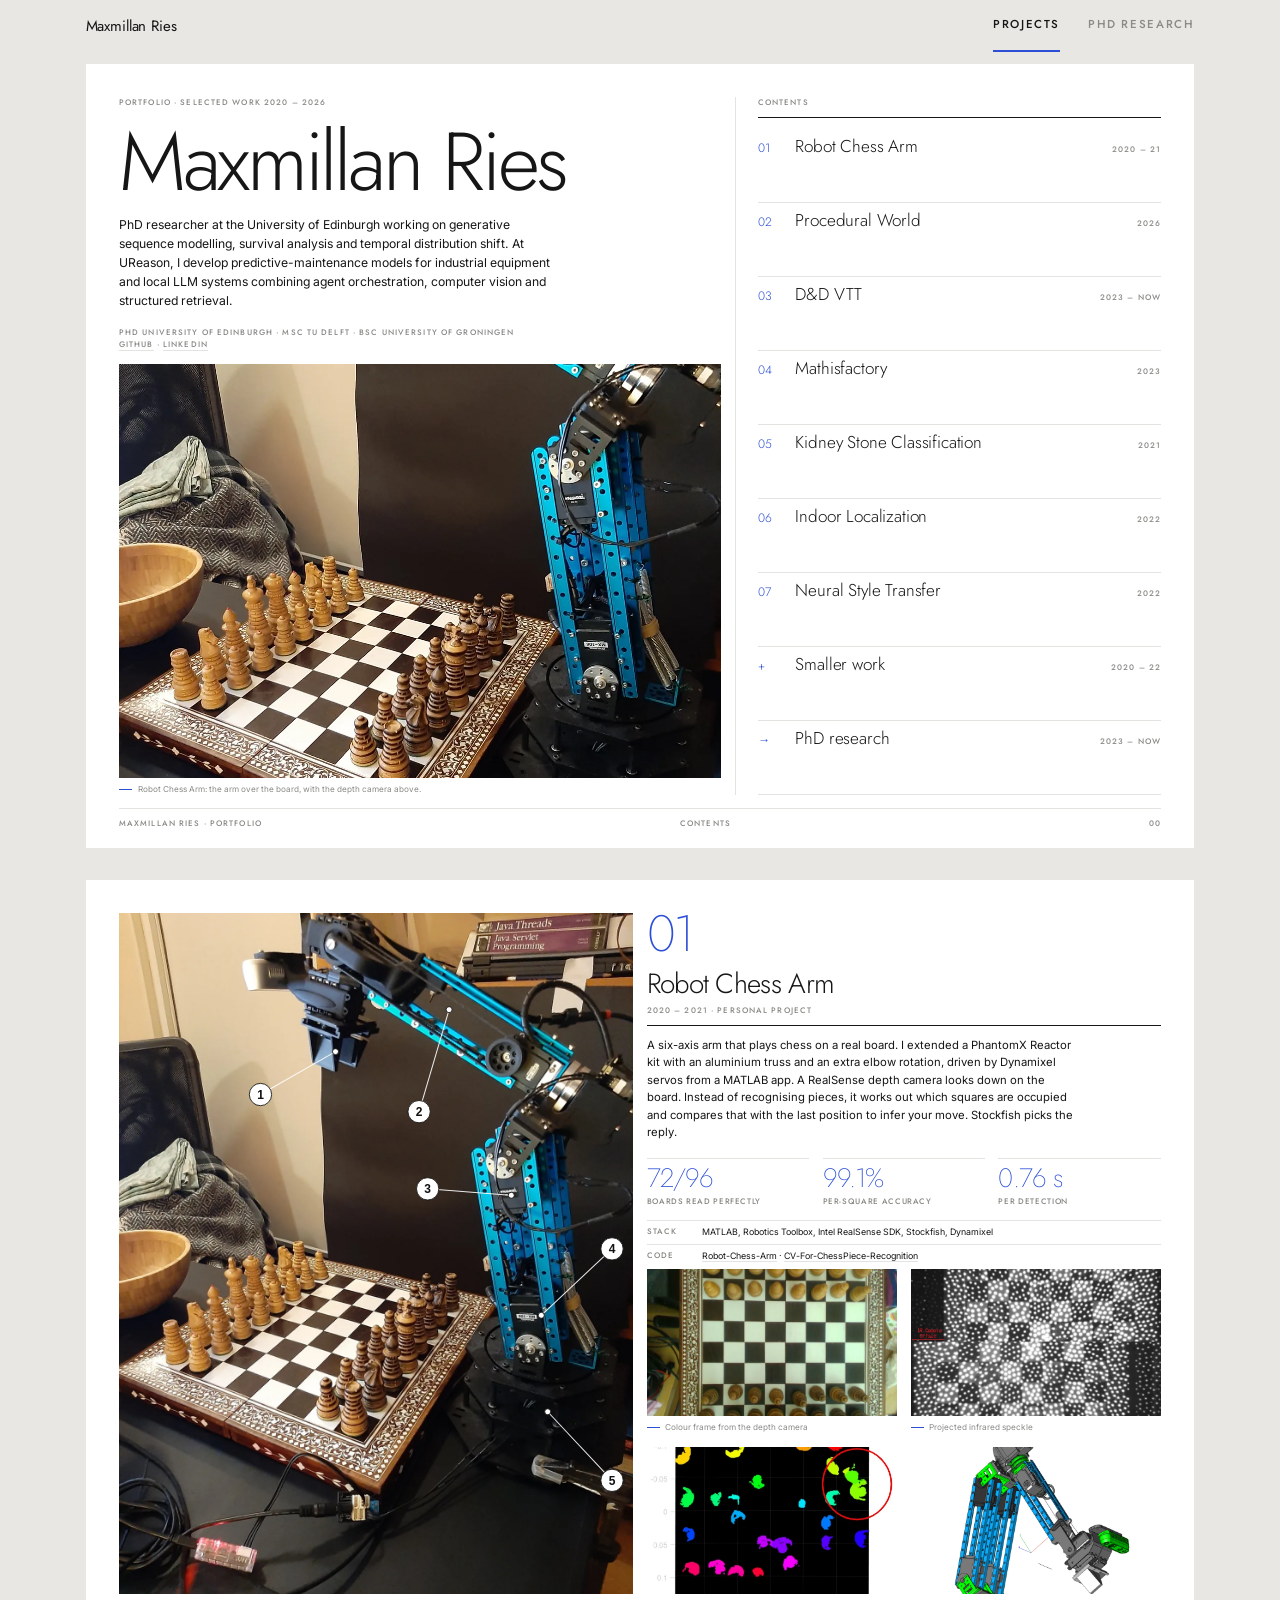
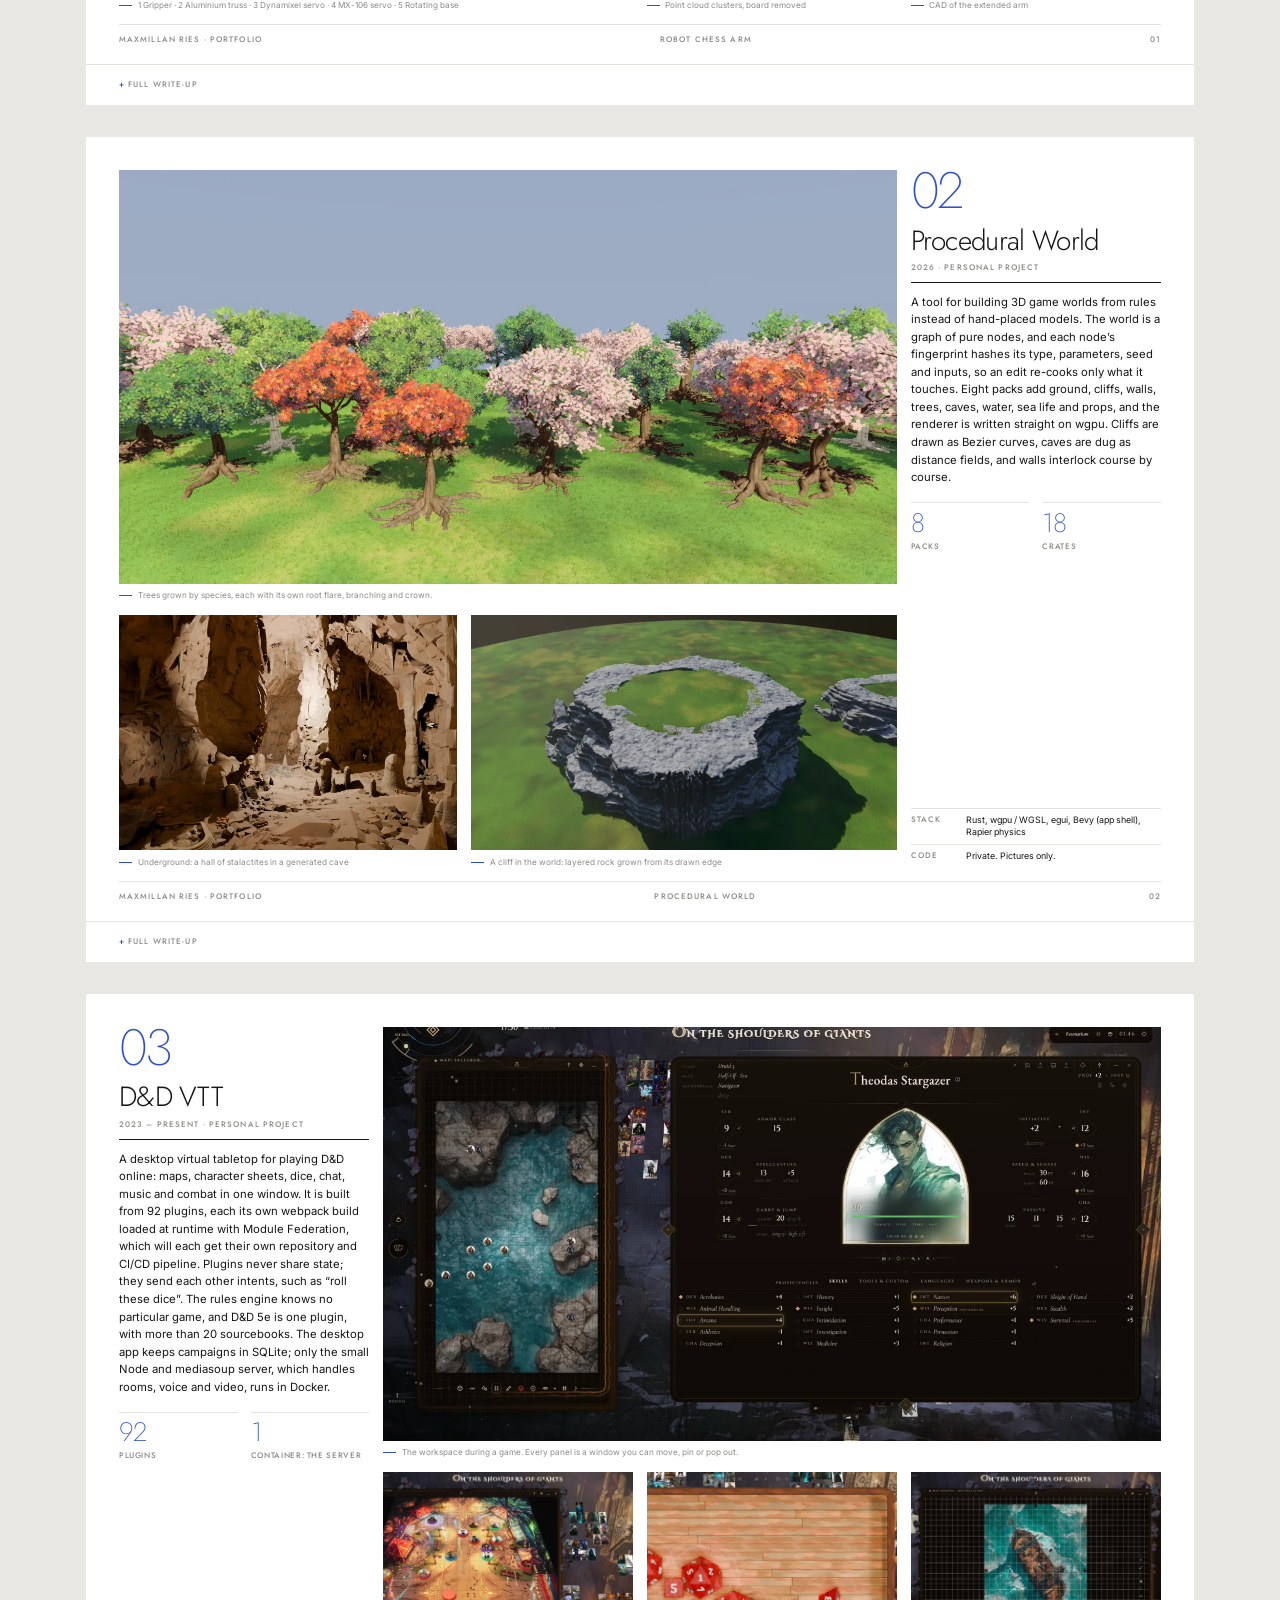
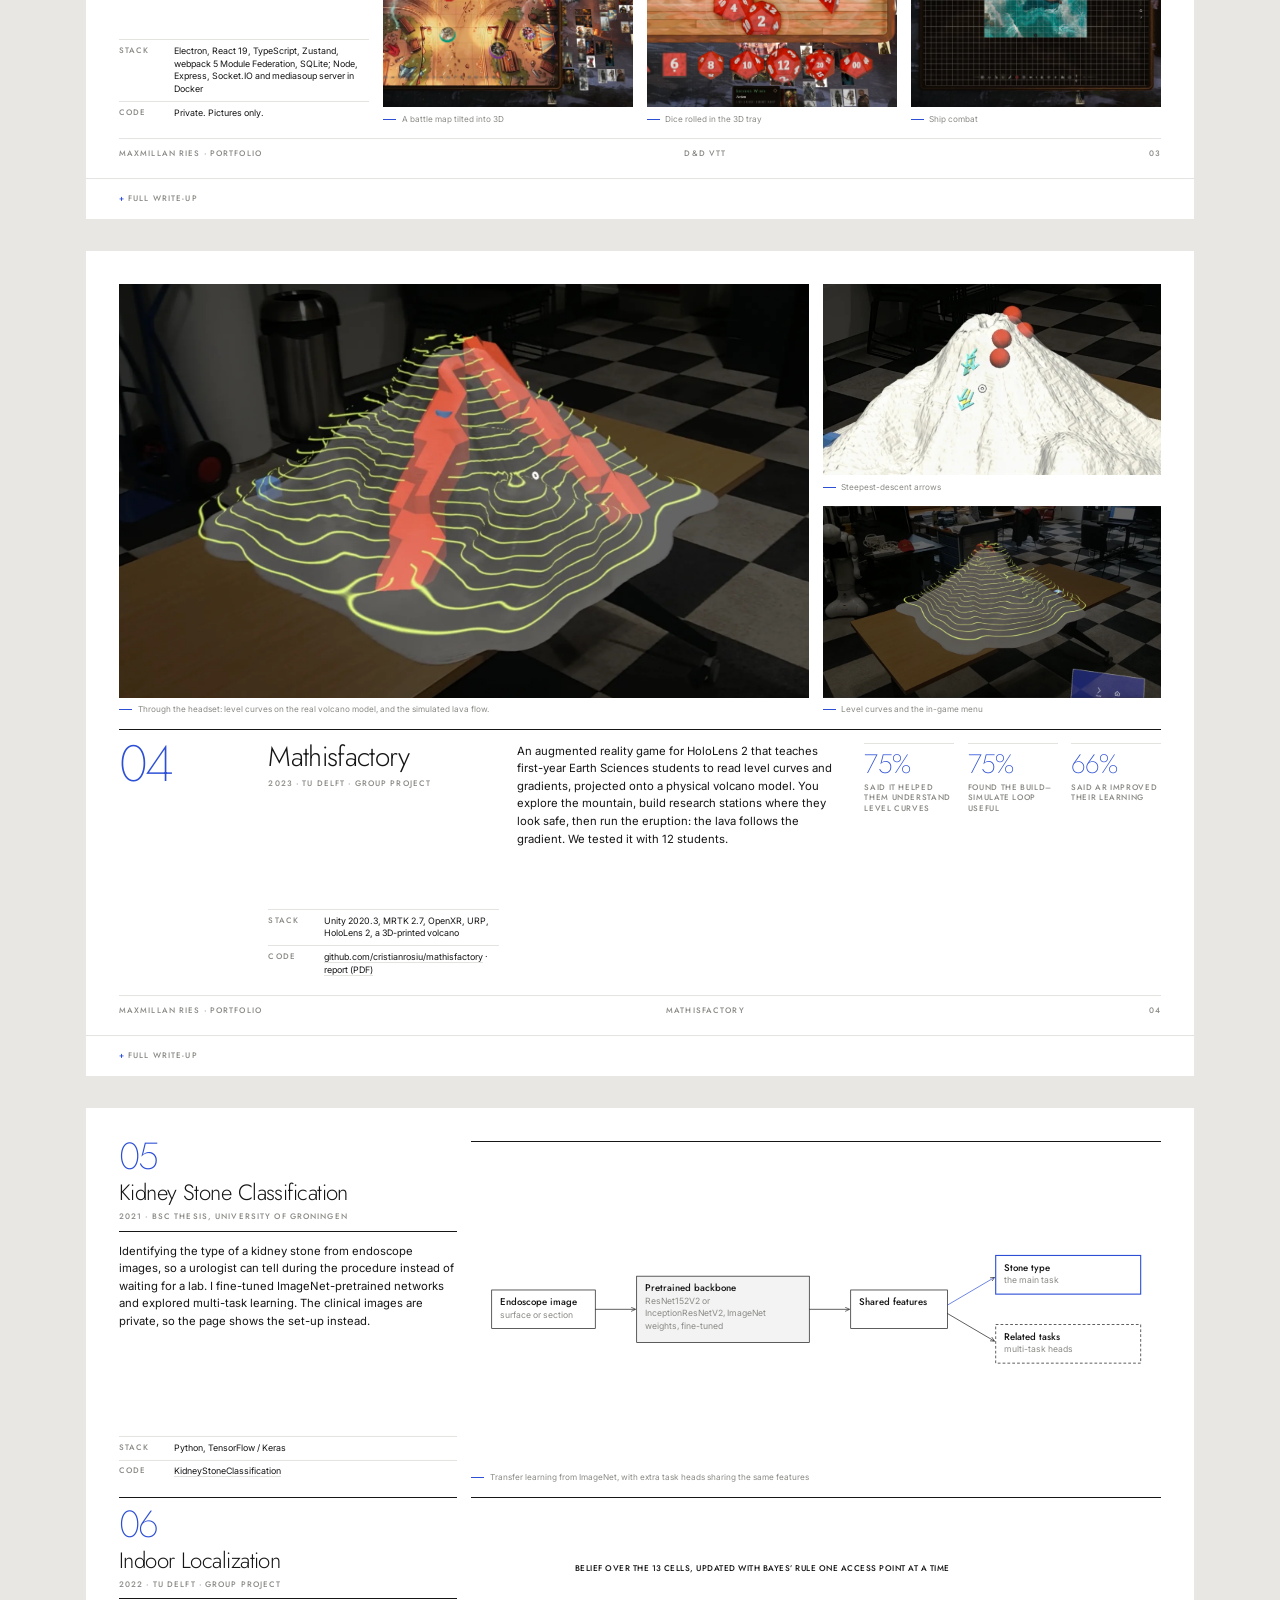
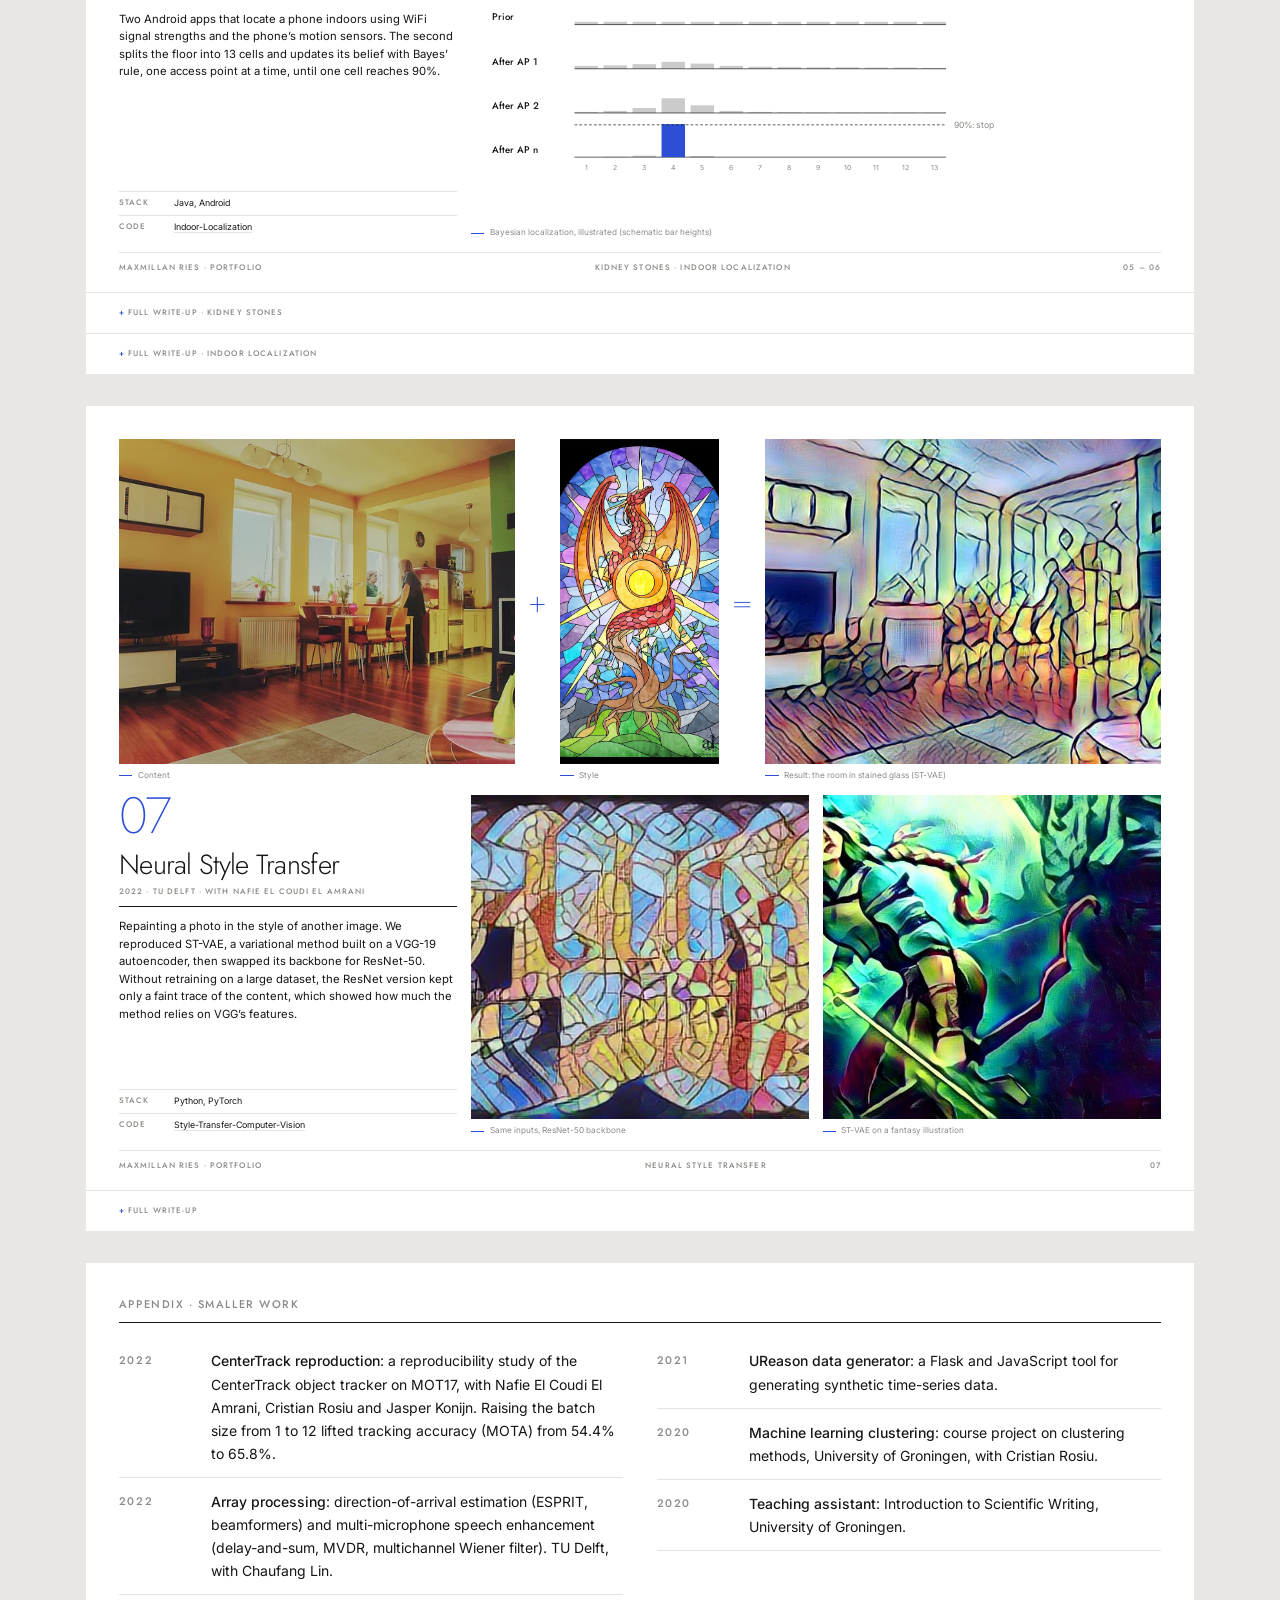
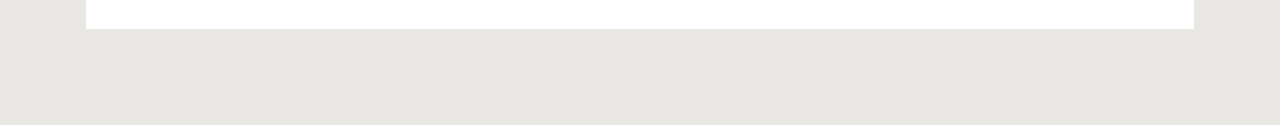
<file: index.html>
<!doctype html>
<html lang="en">
<head>
  <meta charset="utf-8">
  <meta name="viewport" content="width=device-width, initial-scale=1">
  <title>Maxmillan Ries · Portfolio</title>
  <meta name="description" content="Projects by Maxmillan Ries: robotics, computer vision, machine learning for health, procedural generation, AR and tools.">
  <link rel="preconnect" href="https://fonts.googleapis.com">
  <link rel="preconnect" href="https://fonts.gstatic.com" crossorigin>
  <link rel="stylesheet" href="https://fonts.googleapis.com/css2?family=Inter:wght@400;500&family=Jost:wght@200;300;400;500&display=swap">
  <link rel="stylesheet" href="boards.css">
  <link rel="stylesheet" href="diagrams.css">
</head>
<body>

<header class="tabs"><div class="tabs-in">
  <span class="tabs-name">Maxmillan Ries</span>
  <nav role="tablist" aria-label="Sections">
    <a href="#projects" role="tab" aria-controls="projects">Projects</a>
    <a href="#phd" role="tab" aria-controls="phd">PhD research</a>
  </nav>
</div></header>

<main class="panel" id="projects" role="tabpanel">
<section class="board cover">

<div class="cover-name" style="grid-area:1 / 1 / 4 / 8">
  <p class="meta">Portfolio · Selected work 2020 – 2026</p>
  <h1>Maxmillan Ries</h1>
  <p class="sum">PhD researcher at the University of Edinburgh working on generative sequence modelling, survival analysis and temporal distribution shift. At UReason, I develop predictive-maintenance models for industrial equipment and local LLM systems combining agent orchestration, computer vision and structured retrieval.</p>
  <p class="meta">PhD University of Edinburgh · MSc TU Delft · BSc University of Groningen<br><a href="https://github.com/TheMaxmillanRies">GitHub</a> · <a href="https://www.linkedin.com/in/maxmillanries">LinkedIn</a></p>
</div>
<figure class="cover-pic" style="grid-area:4 / 1 / 9 / 8"><img src="assets/img/chess-arm/arm-photo.webp" alt="The robot arm leaning over a chessboard, with a depth camera mounted above" loading="lazy"><figcaption>Robot Chess Arm: the arm over the board, with the depth camera above.</figcaption></figure>
<nav class="contents" style="grid-area:1 / 8 / 9 / 13">
  <p class="meta">Contents</p>
  <a href="#chess-arm" data-pic="assets/img/chess-arm/arm-photo.webp" data-alt="The robot arm leaning over a chessboard, with a depth camera mounted above" data-cap="Robot Chess Arm: the arm over the board, with the depth camera above."><span>01</span>Robot Chess Arm<em>2020 – 21</em></a>
  <a href="#procedural-world" data-pic="assets/img/procedural-world/cave-hall.webp" data-alt="Inside a lamp-lit cave hall: stalactites hang from a vaulted ceiling over stalagmites, columns, fallen blocks, mushrooms and crystals" data-cap="Procedural World: a hall of stalactites in a generated cave."><span>02</span>Procedural World<em>2026</em></a>
  <a href="#dnd-vtt" data-pic="assets/img/dnd-app/map-3d.webp" data-alt="A festival battle map with stalls and fireworks, tilted in a 3D perspective view with round character tokens standing on it" data-cap="D&amp;D VTT: a battle map tilted into 3D, with the tokens standing on it."><span>03</span>D&amp;D VTT<em>2023 – now</em></a>
  <a href="#mathisfactory" data-pic="assets/img/mathisfactory/unity-render.webp" data-alt="Unity scene render of the volcano terrain" data-cap="Mathisfactory: the volcano terrain and simulated lava paths in Unity."><span>04</span>Mathisfactory<em>2023</em></a>
  <a href="#kidney-stones" data-pv="kidney-model" data-cap="Kidney Stone Classification: transfer learning from ImageNet, with extra task heads sharing the same features."><span>05</span>Kidney Stone Classification<em>2021</em></a>
  <a href="#kidney-stones" data-pv="indoor-bayes" data-cap="Indoor Localization: Bayesian localization, illustrated (schematic bar heights)."><span>06</span>Indoor Localization<em>2022</em></a>
  <a href="#style-transfer" data-pic="assets/img/style-transfer/archer.webp" data-alt="A fantasy archer illustration restyled with ST-VAE" data-cap="Neural Style Transfer: ST-VAE on a fantasy illustration."><span>07</span>Neural Style Transfer<em>2022</em></a>
  <a href="#other" data-pv="other" data-cap="Smaller work: course projects, a reproduction study, a data tool and teaching."><span>+</span>Smaller work<em>2020 – 22</em></a>
  <a href="#phd" data-pv="phd" data-cap="PhD research: forecasting patient trajectories from large databases of health records."><span>→</span>PhD research<em>2023 – now</em></a>
</nav>
<template id="pv-kidney-model"><svg class="dg dg-kidney" viewBox="0 0 1000 196" role="img" aria-label="An endoscope image passes through a pretrained backbone to shared features, which feed a stone type head and other task heads">
<defs><marker id="ah-kidney-model-c" viewBox="0 0 8 8" refX="7" refY="4" markerWidth="7" markerHeight="7" orient="auto-start-reverse"><path d="M0 0.5 L7.5 4 L0 7.5" fill="none" stroke="currentColor" stroke-width="1"/></marker></defs>
<rect x="30" y="70" width="150" height="56" class="nd"/>
<text x="42" y="92" class="nm">Endoscope image</text>
<text x="42" y="110" class="sm">surface or section</text>
<rect x="240" y="50" width="250" height="96" class="nd fill"/>
<text x="252" y="72" class="nm">Pretrained backbone</text>
<text x="252" y="90" class="sm">ResNet152V2 or</text>
<text x="252" y="108" class="sm">InceptionResNetV2, ImageNet</text>
<text x="252" y="126" class="sm">weights, fine-tuned</text>
<rect x="550" y="70" width="140" height="56" class="nd"/>
<text x="562" y="92" class="nm">Shared features</text>
<rect x="760" y="20" width="210" height="56" class="nd ac-n"/>
<text x="772" y="42" class="nm">Stone type</text>
<text x="772" y="60" class="sm">the main task</text>
<rect x="760" y="120" width="210" height="56" class="nd dash"/>
<text x="772" y="142" class="nm">Related tasks</text>
<text x="772" y="160" class="sm">multi-task heads</text>
<line x1="180" y1="98" x2="238" y2="98" class="ln" marker-end="url(#ah-kidney-model-c)"/>
<line x1="490" y1="98" x2="548" y2="98" class="ln" marker-end="url(#ah-kidney-model-c)"/>
<line x1="690" y1="92" x2="758" y2="52" class="ln ac-l" marker-end="url(#ah-kidney-model-c)"/>
<line x1="690" y1="104" x2="758" y2="144" class="ln" marker-end="url(#ah-kidney-model-c)"/>
</svg></template><template id="pv-indoor-bayes"><svg class="dg dg-bayes" viewBox="0 0 1000 314" role="img" aria-label="Bar charts of belief over 13 cells, sharpening with each access point until one cell passes 90 percent">
<defs><marker id="ah-indoor-bayes-c" viewBox="0 0 8 8" refX="7" refY="4" markerWidth="7" markerHeight="7" orient="auto-start-reverse"><path d="M0 0.5 L7.5 4 L0 7.5" fill="none" stroke="currentColor" stroke-width="1"/></marker></defs>
<text x="30" y="92" class="nm">Prior</text>
<line x1="150" y1="98" x2="688" y2="98" class="ln"/>
<rect x="150" y="94.0" width="34" height="4.0" class="bar"/>
<rect x="192" y="94.0" width="34" height="4.0" class="bar"/>
<rect x="234" y="94.0" width="34" height="4.0" class="bar"/>
<rect x="276" y="94.0" width="34" height="4.0" class="bar"/>
<rect x="318" y="94.0" width="34" height="4.0" class="bar"/>
<rect x="360" y="94.0" width="34" height="4.0" class="bar"/>
<rect x="402" y="94.0" width="34" height="4.0" class="bar"/>
<rect x="444" y="94.0" width="34" height="4.0" class="bar"/>
<rect x="486" y="94.0" width="34" height="4.0" class="bar"/>
<rect x="528" y="94.0" width="34" height="4.0" class="bar"/>
<rect x="570" y="94.0" width="34" height="4.0" class="bar"/>
<rect x="612" y="94.0" width="34" height="4.0" class="bar"/>
<rect x="654" y="94.0" width="34" height="4.0" class="bar"/>
<text x="30" y="156" class="nm">After AP 1</text>
<line x1="150" y1="162" x2="688" y2="162" class="ln"/>
<rect x="150" y="157.8" width="34" height="4.2" class="bar"/>
<rect x="192" y="157.0" width="34" height="5.0" class="bar"/>
<rect x="234" y="155.3" width="34" height="6.7" class="bar"/>
<rect x="276" y="151.9" width="34" height="10.1" class="bar"/>
<rect x="318" y="154.5" width="34" height="7.5" class="bar"/>
<rect x="360" y="157.8" width="34" height="4.2" class="bar"/>
<rect x="402" y="159.1" width="34" height="2.9" class="bar"/>
<rect x="444" y="159.5" width="34" height="2.5" class="bar"/>
<rect x="486" y="159.9" width="34" height="2.1" class="bar"/>
<rect x="528" y="159.9" width="34" height="2.1" class="bar"/>
<rect x="570" y="160.3" width="34" height="1.7" class="bar"/>
<rect x="612" y="160.3" width="34" height="1.7" class="bar"/>
<rect x="654" y="160.7" width="34" height="1.3" class="bar"/>
<text x="30" y="220" class="nm">After AP 2</text>
<line x1="150" y1="226" x2="688" y2="226" class="ln"/>
<rect x="150" y="224.5" width="34" height="1.5" class="bar"/>
<rect x="192" y="223.0" width="34" height="3.0" class="bar"/>
<rect x="234" y="218.9" width="34" height="7.1" class="bar"/>
<rect x="276" y="204.8" width="34" height="21.2" class="bar"/>
<rect x="318" y="214.9" width="34" height="11.1" class="bar"/>
<rect x="360" y="223.0" width="34" height="3.0" class="bar"/>
<rect x="402" y="224.5" width="34" height="1.5" class="bar"/>
<rect x="444" y="225.0" width="34" height="1.0" class="bar"/>
<rect x="486" y="225.5" width="34" height="0.5" class="bar"/>
<rect x="528" y="225.5" width="34" height="0.5" class="bar"/>
<rect x="570" y="225.5" width="34" height="0.5" class="bar"/>
<rect x="612" y="225.5" width="34" height="0.5" class="bar"/>
<rect x="654" y="225.5" width="34" height="0.5" class="bar"/>
<text x="30" y="284" class="nm">After AP n</text>
<line x1="150" y1="290" x2="688" y2="290" class="ln"/>
<rect x="150" y="290.0" width="34" height="0.0" class="bar"/>
<rect x="192" y="289.5" width="34" height="0.5" class="bar"/>
<rect x="234" y="287.9" width="34" height="2.1" class="bar"/>
<rect x="276" y="242.2" width="34" height="47.8" class="bar ac-n"/>
<rect x="318" y="288.4" width="34" height="1.6" class="bar"/>
<rect x="360" y="290.0" width="34" height="0.0" class="bar"/>
<rect x="402" y="290.0" width="34" height="0.0" class="bar"/>
<rect x="444" y="290.0" width="34" height="0.0" class="bar"/>
<rect x="486" y="290.0" width="34" height="0.0" class="bar"/>
<rect x="528" y="290.0" width="34" height="0.0" class="bar"/>
<rect x="570" y="290.0" width="34" height="0.0" class="bar"/>
<rect x="612" y="290.0" width="34" height="0.0" class="bar"/>
<rect x="654" y="290.0" width="34" height="0.0" class="bar"/>
<line x1="150" y1="243.2" x2="688" y2="243.2" class="ln dash"/>
<text x="700" y="247.2" class="sm">90%: stop</text>
<text x="167" y="308" class="tiny" text-anchor="middle">1</text>
<text x="209" y="308" class="tiny" text-anchor="middle">2</text>
<text x="251" y="308" class="tiny" text-anchor="middle">3</text>
<text x="293" y="308" class="tiny" text-anchor="middle">4</text>
<text x="335" y="308" class="tiny" text-anchor="middle">5</text>
<text x="377" y="308" class="tiny" text-anchor="middle">6</text>
<text x="419" y="308" class="tiny" text-anchor="middle">7</text>
<text x="461" y="308" class="tiny" text-anchor="middle">8</text>
<text x="503" y="308" class="tiny" text-anchor="middle">9</text>
<text x="545" y="308" class="tiny" text-anchor="middle">10</text>
<text x="587" y="308" class="tiny" text-anchor="middle">11</text>
<text x="629" y="308" class="tiny" text-anchor="middle">12</text>
<text x="671" y="308" class="tiny" text-anchor="middle">13</text>
<text x="150" y="20" class="lb">belief over the 13 cells, updated with Bayes’ rule one access point at a time</text>
</svg></template><template id="pv-phd"><div class="pv-list"><p class="meta">PhD research · Papers</p><ul>  <li><span>01</span><div>TraCeR<small>Competing risks: which outcome happens first, and when</small></div><em>Under review</em></li>
  <li><span>02</span><div>nMSM · ML4H<small>States and measurements forecast together</small></div><em>Accepted</em></li>
  <li><span>03</span><div>APC<small>Calendar drift: age, period and cohort in neural models</small></div><em>Under review</em></li>
</ul></div></template><template id="pv-other"><div class="pv-list"><p class="meta">Smaller work</p><ul><li><span>2022</span>CenterTrack reproduction</li><li><span>2022</span>Array processing</li><li><span>2021</span>UReason data generator</li><li><span>2020</span>Machine learning clustering</li><li><span>2020</span>Teaching assistant</li></ul></div></template>
<footer class="foot"><span>Maxmillan Ries · Portfolio</span><span>Contents</span><span>00</span></footer>
</section>
<section class="board" id="chess-arm">

<figure class="marked" style="grid-area:1 / 1 / 9 / 7"><svg class="marks" viewBox="0 0 1200 1600" preserveAspectRatio="xMidYMid slice" role="img" aria-label="The robot arm leaning over a chessboard, with a depth camera mounted above"><image href="assets/img/chess-arm/arm-photo.webp" width="1200" height="1600"/>
<line x1="505" y1="330" x2="330" y2="430" class="lead"/>
<circle cx="505" cy="330" r="7" class="pt"/>
<circle cx="330" cy="430" r="26" class="mk"/>
<text x="330" y="440" class="mkn" text-anchor="middle">1</text>
<line x1="770" y1="232" x2="700" y2="470" class="lead"/>
<circle cx="770" cy="232" r="7" class="pt"/>
<circle cx="700" cy="470" r="26" class="mk"/>
<text x="700" y="480" class="mkn" text-anchor="middle">2</text>
<line x1="915" y1="665" x2="720" y2="650" class="lead"/>
<circle cx="915" cy="665" r="7" class="pt"/>
<circle cx="720" cy="650" r="26" class="mk"/>
<text x="720" y="660" class="mkn" text-anchor="middle">3</text>
<line x1="985" y1="945" x2="1150" y2="790" class="lead"/>
<circle cx="985" cy="945" r="7" class="pt"/>
<circle cx="1150" cy="790" r="26" class="mk"/>
<text x="1150" y="800" class="mkn" text-anchor="middle">4</text>
<line x1="1000" y1="1170" x2="1150" y2="1330" class="lead"/>
<circle cx="1000" cy="1170" r="7" class="pt"/>
<circle cx="1150" cy="1330" r="26" class="mk"/>
<text x="1150" y="1340" class="mkn" text-anchor="middle">5</text>
</svg><figcaption>1 Gripper · 2 Aluminium truss · 3 Dynamixel servo · 4 MX-106 servo · 5 Rotating base</figcaption></figure>
<div class="text" style="grid-area:1 / 7 / 5 / 13"><p class="no">01</p><h2>Robot Chess Arm</h2><p class="meta">2020 – 2021 · Personal project</p><p class="sum">A six-axis arm that plays chess on a real board. I extended a PhantomX Reactor kit with an aluminium truss and an extra elbow rotation, driven by Dynamixel servos from a MATLAB app. A RealSense depth camera looks down on the board. Instead of recognising pieces, it works out which squares are occupied and compares that with the last position to infer your move. Stockfish picks the reply.</p><div class="nums"><div><b>72/96</b><span>boards read perfectly</span></div><div><b>99.1%</b><span>per-square accuracy</span></div><div><b>0.76 s</b><span>per detection</span></div></div><dl><dt>Stack</dt><dd>MATLAB, Robotics Toolbox, Intel RealSense SDK, Stockfish, Dynamixel</dd><dt>Code</dt><dd><a href="https://github.com/TheMaxmillanRies/Robot-Chess-Arm">Robot-Chess-Arm</a> · <a href="https://github.com/TheMaxmillanRies/CV-For-ChessPiece-Recognition">CV-For-ChessPiece-Recognition</a></dd></dl></div>
<figure style="grid-area:5 / 7 / 7 / 10"><img src="assets/img/chess-arm/rgb-start.webp" alt="RealSense colour frame of the chessboard in the starting position" loading="lazy"><figcaption>Colour frame from the depth camera</figcaption></figure>
<figure style="grid-area:5 / 10 / 7 / 13"><img src="assets/img/chess-arm/ir-speckle.webp" alt="Infrared image of the board covered in a projected dot pattern" loading="lazy"><figcaption>Projected infrared speckle</figcaption></figure>
<figure style="grid-area:7 / 7 / 9 / 10"><img src="assets/img/chess-arm/clusters.webp" alt="Point cloud clusters coloured per piece" loading="lazy"><figcaption>Point cloud clusters, board removed</figcaption></figure>
<figure style="grid-area:7 / 10 / 9 / 13"><img src="assets/img/chess-arm/cad.webp" alt="CAD model of the arm" loading="lazy"><figcaption>CAD of the extended arm</figcaption></figure>
<footer class="foot"><span>Maxmillan Ries · Portfolio</span><span>Robot Chess Arm</span><span>01</span></footer>
</section>
<details class="notes"><summary>Full write-up</summary><div class="notes-body">
<div class="wu-row"><div class="wu-text"><div class="body">
      <p>The arm started as a PhantomX Reactor kit. I extended it to six degrees of freedom with an aluminium truss and an extra elbow rotation, loosely modelled on industrial KUKA arms. It is driven by Dynamixel servos (MX-106, MX-64 and others) over a serial bus. Kinematics use Peter Corke's Robotics Toolbox, and the chess engine is Stockfish, talking UCI. Everything runs from a MATLAB app.</p>
    </div></div><div class="wu-figs"><figure>
        <img src="assets/img/chess-arm/cad.webp" alt="CAD model of the arm" loading="lazy">
        <figcaption>CAD of the extended arm.</figcaption>
      </figure><figure>
        <img src="assets/img/chess-arm/gui.webp" alt="MATLAB GUI with a chessboard view, Execute Move and Reconsider buttons, a mode knob and Detect Pieces" loading="lazy">
        <figcaption>Control app: board state, move buttons and the mode knob (Off / Suspend / On / Overwatch).</figcaption>
      </figure></div></div>
<div class="wu-row"><div class="wu-text"><div class="body">
      <h3>Seeing the pieces</h3>
      <p>My first attempt used an RGB image and a CNN. It broke whenever the lighting changed. Simple thresholding of the depth image was not reliable either. What worked was to stop trying to recognise pieces. The robot already knows the position, so it only has to work out which squares are <em>occupied</em>, compare that with the previous state, and infer the move.</p>
      <p>An Intel RealSense D435 looks down on the board. It projects an infrared speckle pattern so that depth works even on plain surfaces. The depth image becomes a point cloud, the board plane is removed, and the remaining points are clustered into objects, each assigned to a square.</p>
      <p>Calibration is one piece placed on the centre of the board. The median of its points gives the centre, and the cloud is clipped to the 30 cm board around it. The first segmentation simply counted points per square, and it failed whenever a piece leaned over two squares. Clustering fixed that: the cloud is flattened, split into clusters at least 5 mm apart, and refined iteratively. A cluster wider than 1.3 squares is split in two with k-means, and clusters stacked close together are fused. The CNN experiments before that used about 600 photos per class.</p>

      <h3>Moving the pieces</h3>
      <p>The arm is modelled as six revolute joints in Denavit–Hartenberg form, with joint limits, and inverse kinematics finds the pose for each square. The board centre sits 27.5 cm from the base, and each square is 37 mm. Each piece type has its own pick height, from 30 mm for a pawn to 57 mm for the king. The servos are on a Dynamixel bus at 1 Mbps. The shoulder carries the most load, so it is driven by two servos working as a pair. A MATLAB wrapper speaks UCI to Stockfish 11 and passes it the position as FEN.</p>
    </div></div><div class="wu-figs"><figure>
        <img src="assets/img/chess-arm/rgb-start.webp" alt="RealSense colour frame of the chessboard in the starting position" loading="lazy">
        <figcaption>Colour frame from the RealSense.</figcaption>
      </figure><figure>
        <img src="assets/img/chess-arm/ir-speckle.webp" alt="Infrared image of the board covered in a projected dot pattern" loading="lazy">
        <figcaption>The infrared speckle pattern the camera projects onto the board.</figcaption>
      </figure><figure>
        <img src="assets/img/chess-arm/clusters.webp" alt="Point cloud clusters coloured per piece" loading="lazy">
        <figcaption>What is left of the point cloud once the board is removed, coloured by cluster.</figcaption>
      </figure></div></div>
<!--dg:chess-move-->
    <figure class="diagram">
<svg class="dg dg-move" viewBox="0 0 1000 256" role="img" aria-label="Two occupancy grids before and after a move, their difference, and the move it implies, e2 to e4">
<defs><marker id="ah-chess-move" viewBox="0 0 8 8" refX="7" refY="4" markerWidth="7" markerHeight="7" orient="auto-start-reverse"><path d="M0 0.5 L7.5 4 L0 7.5" fill="none" stroke="currentColor" stroke-width="1"/></marker></defs>
<text x="40" y="22" class="lb">01  Occupied squares, before</text>
<text x="320" y="22" class="lb">02  Occupied squares, after</text>
<text x="600" y="22" class="lb">03  Difference</text>
<text x="850" y="22" class="lb">04  Move</text>
<circle cx="51.0" cy="51.0" r="6" class="dot"/>
<rect x="62" y="40" width="22" height="22" class="sq"/>
<circle cx="73.0" cy="51.0" r="6" class="dot"/>
<circle cx="95.0" cy="51.0" r="6" class="dot"/>
<rect x="106" y="40" width="22" height="22" class="sq"/>
<circle cx="117.0" cy="51.0" r="6" class="dot"/>
<circle cx="139.0" cy="51.0" r="6" class="dot"/>
<rect x="150" y="40" width="22" height="22" class="sq"/>
<circle cx="161.0" cy="51.0" r="6" class="dot"/>
<circle cx="183.0" cy="51.0" r="6" class="dot"/>
<rect x="194" y="40" width="22" height="22" class="sq"/>
<circle cx="205.0" cy="51.0" r="6" class="dot"/>
<rect x="40" y="62" width="22" height="22" class="sq"/>
<circle cx="51.0" cy="73.0" r="6" class="dot"/>
<circle cx="73.0" cy="73.0" r="6" class="dot"/>
<rect x="84" y="62" width="22" height="22" class="sq"/>
<circle cx="95.0" cy="73.0" r="6" class="dot"/>
<circle cx="117.0" cy="73.0" r="6" class="dot"/>
<rect x="128" y="62" width="22" height="22" class="sq"/>
<circle cx="139.0" cy="73.0" r="6" class="dot"/>
<circle cx="161.0" cy="73.0" r="6" class="dot"/>
<rect x="172" y="62" width="22" height="22" class="sq"/>
<circle cx="183.0" cy="73.0" r="6" class="dot"/>
<circle cx="205.0" cy="73.0" r="6" class="dot"/>
<rect x="62" y="84" width="22" height="22" class="sq"/>
<rect x="106" y="84" width="22" height="22" class="sq"/>
<rect x="150" y="84" width="22" height="22" class="sq"/>
<rect x="194" y="84" width="22" height="22" class="sq"/>
<rect x="40" y="106" width="22" height="22" class="sq"/>
<rect x="84" y="106" width="22" height="22" class="sq"/>
<rect x="128" y="106" width="22" height="22" class="sq"/>
<rect x="172" y="106" width="22" height="22" class="sq"/>
<rect x="62" y="128" width="22" height="22" class="sq"/>
<rect x="106" y="128" width="22" height="22" class="sq"/>
<rect x="150" y="128" width="22" height="22" class="sq"/>
<rect x="194" y="128" width="22" height="22" class="sq"/>
<rect x="40" y="150" width="22" height="22" class="sq"/>
<rect x="84" y="150" width="22" height="22" class="sq"/>
<rect x="128" y="150" width="22" height="22" class="sq"/>
<rect x="172" y="150" width="22" height="22" class="sq"/>
<circle cx="51.0" cy="183.0" r="6" class="dot"/>
<rect x="62" y="172" width="22" height="22" class="sq"/>
<circle cx="73.0" cy="183.0" r="6" class="dot"/>
<circle cx="95.0" cy="183.0" r="6" class="dot"/>
<rect x="106" y="172" width="22" height="22" class="sq"/>
<circle cx="117.0" cy="183.0" r="6" class="dot"/>
<circle cx="139.0" cy="183.0" r="6" class="dot"/>
<rect x="150" y="172" width="22" height="22" class="sq"/>
<circle cx="161.0" cy="183.0" r="6" class="dot"/>
<circle cx="183.0" cy="183.0" r="6" class="dot"/>
<rect x="194" y="172" width="22" height="22" class="sq"/>
<circle cx="205.0" cy="183.0" r="6" class="dot"/>
<rect x="40" y="194" width="22" height="22" class="sq"/>
<circle cx="51.0" cy="205.0" r="6" class="dot"/>
<circle cx="73.0" cy="205.0" r="6" class="dot"/>
<rect x="84" y="194" width="22" height="22" class="sq"/>
<circle cx="95.0" cy="205.0" r="6" class="dot"/>
<circle cx="117.0" cy="205.0" r="6" class="dot"/>
<rect x="128" y="194" width="22" height="22" class="sq"/>
<circle cx="139.0" cy="205.0" r="6" class="dot"/>
<circle cx="161.0" cy="205.0" r="6" class="dot"/>
<rect x="172" y="194" width="22" height="22" class="sq"/>
<circle cx="183.0" cy="205.0" r="6" class="dot"/>
<circle cx="205.0" cy="205.0" r="6" class="dot"/>
<rect x="40" y="40" width="176" height="176" class="frame"/>
<text x="51" y="231" class="tiny" text-anchor="middle">a</text>
<text x="73" y="231" class="tiny" text-anchor="middle">b</text>
<text x="95" y="231" class="tiny" text-anchor="middle">c</text>
<text x="117" y="231" class="tiny" text-anchor="middle">d</text>
<text x="139" y="231" class="tiny" text-anchor="middle">e</text>
<text x="161" y="231" class="tiny" text-anchor="middle">f</text>
<text x="183" y="231" class="tiny" text-anchor="middle">g</text>
<text x="205" y="231" class="tiny" text-anchor="middle">h</text>
<text x="31" y="55" class="tiny" text-anchor="middle">8</text>
<text x="31" y="77" class="tiny" text-anchor="middle">7</text>
<text x="31" y="99" class="tiny" text-anchor="middle">6</text>
<text x="31" y="121" class="tiny" text-anchor="middle">5</text>
<text x="31" y="143" class="tiny" text-anchor="middle">4</text>
<text x="31" y="165" class="tiny" text-anchor="middle">3</text>
<text x="31" y="187" class="tiny" text-anchor="middle">2</text>
<text x="31" y="209" class="tiny" text-anchor="middle">1</text>
<circle cx="331.0" cy="51.0" r="6" class="dot"/>
<rect x="342" y="40" width="22" height="22" class="sq"/>
<circle cx="353.0" cy="51.0" r="6" class="dot"/>
<circle cx="375.0" cy="51.0" r="6" class="dot"/>
<rect x="386" y="40" width="22" height="22" class="sq"/>
<circle cx="397.0" cy="51.0" r="6" class="dot"/>
<circle cx="419.0" cy="51.0" r="6" class="dot"/>
<rect x="430" y="40" width="22" height="22" class="sq"/>
<circle cx="441.0" cy="51.0" r="6" class="dot"/>
<circle cx="463.0" cy="51.0" r="6" class="dot"/>
<rect x="474" y="40" width="22" height="22" class="sq"/>
<circle cx="485.0" cy="51.0" r="6" class="dot"/>
<rect x="320" y="62" width="22" height="22" class="sq"/>
<circle cx="331.0" cy="73.0" r="6" class="dot"/>
<circle cx="353.0" cy="73.0" r="6" class="dot"/>
<rect x="364" y="62" width="22" height="22" class="sq"/>
<circle cx="375.0" cy="73.0" r="6" class="dot"/>
<circle cx="397.0" cy="73.0" r="6" class="dot"/>
<rect x="408" y="62" width="22" height="22" class="sq"/>
<circle cx="419.0" cy="73.0" r="6" class="dot"/>
<circle cx="441.0" cy="73.0" r="6" class="dot"/>
<rect x="452" y="62" width="22" height="22" class="sq"/>
<circle cx="463.0" cy="73.0" r="6" class="dot"/>
<circle cx="485.0" cy="73.0" r="6" class="dot"/>
<rect x="342" y="84" width="22" height="22" class="sq"/>
<rect x="386" y="84" width="22" height="22" class="sq"/>
<rect x="430" y="84" width="22" height="22" class="sq"/>
<rect x="474" y="84" width="22" height="22" class="sq"/>
<rect x="320" y="106" width="22" height="22" class="sq"/>
<rect x="364" y="106" width="22" height="22" class="sq"/>
<rect x="408" y="106" width="22" height="22" class="sq"/>
<rect x="452" y="106" width="22" height="22" class="sq"/>
<rect x="342" y="128" width="22" height="22" class="sq"/>
<rect x="386" y="128" width="22" height="22" class="sq"/>
<circle cx="419.0" cy="139.0" r="6" class="dot"/>
<rect x="430" y="128" width="22" height="22" class="sq"/>
<rect x="474" y="128" width="22" height="22" class="sq"/>
<rect x="320" y="150" width="22" height="22" class="sq"/>
<rect x="364" y="150" width="22" height="22" class="sq"/>
<rect x="408" y="150" width="22" height="22" class="sq"/>
<rect x="452" y="150" width="22" height="22" class="sq"/>
<circle cx="331.0" cy="183.0" r="6" class="dot"/>
<rect x="342" y="172" width="22" height="22" class="sq"/>
<circle cx="353.0" cy="183.0" r="6" class="dot"/>
<circle cx="375.0" cy="183.0" r="6" class="dot"/>
<rect x="386" y="172" width="22" height="22" class="sq"/>
<circle cx="397.0" cy="183.0" r="6" class="dot"/>
<rect x="430" y="172" width="22" height="22" class="sq"/>
<circle cx="441.0" cy="183.0" r="6" class="dot"/>
<circle cx="463.0" cy="183.0" r="6" class="dot"/>
<rect x="474" y="172" width="22" height="22" class="sq"/>
<circle cx="485.0" cy="183.0" r="6" class="dot"/>
<rect x="320" y="194" width="22" height="22" class="sq"/>
<circle cx="331.0" cy="205.0" r="6" class="dot"/>
<circle cx="353.0" cy="205.0" r="6" class="dot"/>
<rect x="364" y="194" width="22" height="22" class="sq"/>
<circle cx="375.0" cy="205.0" r="6" class="dot"/>
<circle cx="397.0" cy="205.0" r="6" class="dot"/>
<rect x="408" y="194" width="22" height="22" class="sq"/>
<circle cx="419.0" cy="205.0" r="6" class="dot"/>
<circle cx="441.0" cy="205.0" r="6" class="dot"/>
<rect x="452" y="194" width="22" height="22" class="sq"/>
<circle cx="463.0" cy="205.0" r="6" class="dot"/>
<circle cx="485.0" cy="205.0" r="6" class="dot"/>
<rect x="320" y="40" width="176" height="176" class="frame"/>
<rect x="622" y="40" width="22" height="22" class="sq"/>
<rect x="666" y="40" width="22" height="22" class="sq"/>
<rect x="710" y="40" width="22" height="22" class="sq"/>
<rect x="754" y="40" width="22" height="22" class="sq"/>
<rect x="600" y="62" width="22" height="22" class="sq"/>
<rect x="644" y="62" width="22" height="22" class="sq"/>
<rect x="688" y="62" width="22" height="22" class="sq"/>
<rect x="732" y="62" width="22" height="22" class="sq"/>
<rect x="622" y="84" width="22" height="22" class="sq"/>
<rect x="666" y="84" width="22" height="22" class="sq"/>
<rect x="710" y="84" width="22" height="22" class="sq"/>
<rect x="754" y="84" width="22" height="22" class="sq"/>
<rect x="600" y="106" width="22" height="22" class="sq"/>
<rect x="644" y="106" width="22" height="22" class="sq"/>
<rect x="688" y="106" width="22" height="22" class="sq"/>
<rect x="732" y="106" width="22" height="22" class="sq"/>
<rect x="622" y="128" width="22" height="22" class="sq"/>
<rect x="666" y="128" width="22" height="22" class="sq"/>
<circle cx="699.0" cy="139.0" r="7" class="ac-f"/>
<rect x="710" y="128" width="22" height="22" class="sq"/>
<rect x="754" y="128" width="22" height="22" class="sq"/>
<rect x="600" y="150" width="22" height="22" class="sq"/>
<rect x="644" y="150" width="22" height="22" class="sq"/>
<rect x="688" y="150" width="22" height="22" class="sq"/>
<rect x="732" y="150" width="22" height="22" class="sq"/>
<rect x="622" y="172" width="22" height="22" class="sq"/>
<rect x="666" y="172" width="22" height="22" class="sq"/>
<circle cx="699.0" cy="183.0" r="6.5" class="ac-o"/>
<rect x="710" y="172" width="22" height="22" class="sq"/>
<rect x="754" y="172" width="22" height="22" class="sq"/>
<rect x="600" y="194" width="22" height="22" class="sq"/>
<rect x="644" y="194" width="22" height="22" class="sq"/>
<rect x="688" y="194" width="22" height="22" class="sq"/>
<rect x="732" y="194" width="22" height="22" class="sq"/>
<rect x="600" y="40" width="176" height="176" class="frame"/>
<line x1="226" y1="128" x2="308" y2="128" class="ln" marker-end="url(#ah-chess-move)"/>
<line x1="506" y1="128" x2="588" y2="128" class="ln" marker-end="url(#ah-chess-move)"/>
<line x1="786" y1="128" x2="842" y2="128" class="ln" marker-end="url(#ah-chess-move)"/>
<text x="850" y="120" class="big">e2 → e4</text>
<text x="850" y="146" class="sm">sent to Stockfish</text>
<text x="850" y="164" class="sm">as UCI “e2e4”</text>
<circle cx="606" cy="236" r="5" class="ac-o"/>
<text x="618" y="240" class="sm">vacated</text>
<circle cx="686" cy="236" r="5.5" class="ac-f"/>
<text x="698" y="240" class="sm">newly occupied</text>
</svg>
      <figcaption>The move is never recognised directly. The camera only reports which squares are occupied; comparing two readings gives the move.</figcaption>
    </figure>
    <!--/dg:chess-move-->
<div class="wu-cols"><div class="body">
      <h3>Results</h3>
      <p>I wrote the detection work up as a short paper, comparing segmentation and clustering approaches on 96 board positions. Counting a position as solved only if every square is right, the best method, passive iterative clustering, read 72 of 96 boards perfectly.</p>
    </div></div>
<div class="results">
      <div><b>72 / 96</b><span>boards read perfectly</span></div>
      <div><b>99.1%</b><span>per-square accuracy</span></div>
      <div><b>0.76 s</b><span>per detection</span></div>
    </div>
<div class="wu-cols"><div class="body">
      <p>Combined with the move inference, that is reliable enough for the arm to play complete games.</p>
    </div></div>
</div></details>
<section class="board" id="procedural-world">

<figure class="hero" style="grid-area:1 / 1 / 6 / 10"><img src="assets/img/procedural-world/trees.webp" alt="A grove of cherry blossom, autumn maple and green broadleaf trees with flared roots" loading="lazy"><figcaption>Trees grown by species, each with its own root flare, branching and crown.</figcaption></figure>
<div class="text" style="grid-area:1 / 10 / 9 / 13"><p class="no">02</p><h2>Procedural World</h2><p class="meta">2026 · Personal project</p><p class="sum">A tool for building 3D game worlds from rules instead of hand-placed models. The world is a graph of pure nodes, and each node’s fingerprint hashes its type, parameters, seed and inputs, so an edit re-cooks only what it touches. Eight packs add ground, cliffs, walls, trees, caves, water, sea life and props, and the renderer is written straight on wgpu. Cliffs are drawn as Bezier curves, caves are dug as distance fields, and walls interlock course by course.</p><div class="nums"><div><b>8</b><span>packs</span></div><div><b>18</b><span>crates</span></div></div><dl><dt>Stack</dt><dd>Rust, wgpu / WGSL, egui, Bevy (app shell), Rapier physics</dd><dt>Code</dt><dd>Private. Pictures only.</dd></dl></div>
<figure style="grid-area:6 / 1 / 9 / 5"><img src="assets/img/procedural-world/cave-hall.webp" alt="Inside a lamp-lit cave hall: stalactites hang from a vaulted ceiling over stalagmites, columns, fallen blocks, mushrooms and crystals" loading="lazy"><figcaption>Underground: a hall of stalactites in a generated cave</figcaption></figure>
<figure style="grid-area:6 / 5 / 9 / 10"><img src="assets/img/procedural-world/cliff.webp" alt="A grey layered rock mesa with a grassy top rising from green ground, generated from a drawn outline" loading="lazy"><figcaption>A cliff in the world: layered rock grown from its drawn edge</figcaption></figure>
<footer class="foot"><span>Maxmillan Ries · Portfolio</span><span>Procedural World</span><span>02</span></footer>
</section>
<details class="notes"><summary>Full write-up</summary><div class="notes-body">
<div class="wu-cols"><div class="body">
      <p>Procedural generation usually means a script that produces a whole level in one go: change one thing and everything is regenerated. I wanted a world you could edit directly, by dragging a wall or digging a cave, and see the result straight away, while still having it generated from rules.</p>

      <h3>The world is a graph</h3>
      <p>A world is saved as a directed acyclic graph (DAG) of nodes. A ground box, a cliff curve, a wall path and a scatter of trees are all nodes, and an edge means "this node reads that one's output". Cooking the graph turns it into meshes, textures and instances for the renderer. The whole design rests on one rule: <strong>every node is a pure function</strong>. Given its type, its parameters, its random seed and the outputs it reads, it always produces exactly the same result, and it touches nothing else. That rule is what makes the rest possible.</p>
      <h4>1. Every node gets a key</h4>
      <p>Before anything cooks, each node is given a fingerprint: a hash of its type, its parameters, its seed and the keys of the nodes it reads. Because a node's key contains its inputs' keys, it summarises everything upstream of it, like a Merkle tree, or the way build systems such as Bazel and Nix decide what needs rebuilding.</p>
      <h4>2. An edit changes keys downstream, and only there</h4>
      <p>Resize a ground box and its parameters change, so its key changes. That change flows along the edges: every node that reads the box gets a new key, and so does everything that reads those. Nodes upstream or beside the edit keep their keys, because nothing they depend on changed.</p>
      <h4>3. Same key, same result</h4>
      <p>The cooker walks the graph in dependency order. If a node's key is already in the cache, its stored result is used as is. Only nodes with new keys cook, and nodes whose inputs are ready cook together in parallel waves. The key itself is the dirty check, so there are no dirty flags that someone could forget to set.</p>
      <h4>4. Reading less means redoing less</h4>
      <p>A key is only as fine as what it hashes. If a cliff hashed the whole terrain, every terrain edit anywhere would rebuild every cliff. So a node can declare which part of an input it actually reads, usually a set of terrain tiles, and only the hashes of those tiles go into its key. In the diagram below, the wall reads a tile the edit changed and cooks again, while the cliff reads tiles that stayed the same and keeps its mesh. Large nodes also keep memos inside themselves: the terrain re-lays only the boxes an edit touched.</p>
      <h4>5. Randomness has to be repeatable</h4>
      <p>Procedural content is full of random numbers, and caching only works if they come out the same every time. Each node's seed is derived from the graph seed and the node's id, never from the order nodes were added, and ids are never reused. So adding a new tree never changes how the existing ones look. The random hash (PCG-RXS-M-XS) is implemented identically in Rust and in the GPU shaders, so work can move between CPU and GPU and still draw the same numbers.</p>
      <p>The cache lives in memory and drops the least recently used results beyond a budget of about 1.5 GB. A saved world also records the revision of every node type and data table it was made with, and refuses to load if a generator has changed underneath it, rather than quietly producing a different world.</p>
    </div></div>
<!--dg:pw-dag-->
    <figure class="diagram">
<svg class="dg dg-dag" viewBox="0 0 1000 360" role="img" aria-label="A node graph: resizing ground box 2 changes its key and the terrain's; the wall reads a changed tile and re-cooks, while the cliff reads unchanged tiles and comes from the cache">
<defs><marker id="ah-pw-dag" viewBox="0 0 8 8" refX="7" refY="4" markerWidth="7" markerHeight="7" orient="auto-start-reverse"><path d="M0 0.5 L7.5 4 L0 7.5" fill="none" stroke="currentColor" stroke-width="1"/></marker></defs>
<rect x="30" y="30" width="210" height="44" class="nd"/>
<text x="42" y="49" class="nm">ground box 1</text>
<text x="42" y="65" class="key">#a41f…</text>
<text x="230" y="65" class="st" text-anchor="end">cached</text>
<rect x="30" y="92" width="210" height="44" class="nd ac-n"/>
<text x="42" y="111" class="nm">ground box 2  (resized)</text>
<text x="42" y="127" class="key">#e7d0… → #5b12…</text>
<text x="230" y="127" class="st ac-t" text-anchor="end">re-cooked</text>
<rect x="30" y="178" width="210" height="44" class="nd"/>
<text x="42" y="197" class="nm">cliff curve</text>
<text x="42" y="213" class="key">#71ae…</text>
<text x="230" y="213" class="st" text-anchor="end">cached</text>
<rect x="30" y="240" width="210" height="44" class="nd"/>
<text x="42" y="259" class="nm">wall path</text>
<text x="42" y="275" class="key">#09c3…</text>
<text x="230" y="275" class="st" text-anchor="end">cached</text>
<rect x="340" y="61" width="230" height="44" class="nd ac-n"/>
<text x="352" y="80" class="nm">terrain  (re-lays box 2 only)</text>
<text x="352" y="96" class="key">#40b9… → #f2a7…</text>
<text x="560" y="96" class="st ac-t" text-anchor="end">re-cooked</text>
<rect x="700" y="145" width="270" height="44" class="nd"/>
<text x="712" y="164" class="nm">cliff  · reads tiles 3–4</text>
<text x="712" y="180" class="key">#c8e5…</text>
<text x="960" y="180" class="st" text-anchor="end">cached</text>
<rect x="700" y="230" width="270" height="44" class="nd ac-n"/>
<text x="712" y="249" class="nm">wall  · reads tile 7</text>
<text x="712" y="265" class="key">#9d03… → #1c6e…</text>
<text x="960" y="265" class="st ac-t" text-anchor="end">re-cooked</text>
<line x1="240" y1="52" x2="338" y2="76" class="ln" marker-end="url(#ah-pw-dag)"/>
<line x1="240" y1="114" x2="338" y2="92" class="ln ac-l" marker-end="url(#ah-pw-dag)"/>
<line x1="570" y1="90" x2="698" y2="160" class="ln" marker-end="url(#ah-pw-dag)"/>
<line x1="570" y1="98" x2="698" y2="246" class="ln ac-l" marker-end="url(#ah-pw-dag)"/>
<line x1="240" y1="200" x2="698" y2="172" class="ln" marker-end="url(#ah-pw-dag)"/>
<line x1="240" y1="262" x2="698" y2="258" class="ln" marker-end="url(#ah-pw-dag)"/>
<text x="600" y="120" class="sm">tiles 3–4 unchanged</text>
<text x="560" y="200" class="sm ac-t">tile 7 changed</text>
<text x="30" y="322" class="mono">key = hash( type, parameters, seed, keys of what the node reads )</text>
<text x="30" y="346" class="sm">Same key: the result comes from the cache.  New key: the node cooks again.</text>
</svg>
      <figcaption>Resizing one ground box. Its key changes, so the terrain cooks again, but only for the tiles under that box. The wall reads one of those tiles and cooks again; the cliff reads tiles that did not change, so its key is the same and its mesh comes from the cache.</figcaption>
    </figure>
    <!--/dg:pw-dag-->
<div class="wu-strip"><div class="gallery">
      <figure class="wide">
        <img src="assets/img/procedural-world/cook-cache.webp" alt="The builder app with a node list on the left, most ground nodes marked cached, and a terrain box being resized in the viewport" width="1920" height="1080" loading="lazy">
        <figcaption>Incremental cooking in an early version of the editor. The list on the left is the graph. After resizing one ground box, only that box (3.7 ms) and a stone wall (0.7 ms) are re-cooked. The other seven boxes are marked "cached" and come from the cache.</figcaption>
      </figure>
    </div></div>
<div class="wu-row"><div class="wu-text"><div class="body">
      <h3>Packs</h3>
      <p>The core knows nothing about walls or caves. That knowledge lives in eight packs: ground, rock and cliffs, stone walls and ruins, trees, caves, water, sea, and a kit of props such as carts, docks, wells and barrels. A pack never depends on another pack. Packs only exchange a small fixed set of data types (height fields, solids, point sets, curves, stones, parts, scatters and trees), and each can carry named layers like a Houdini attribute, which is what lets the output of one pack feed into another. About 160 of the node types are recipes written as data rather than code. Every pack's shaders are checked against every render pass in the test suite.</p>
      <p>The terrain is an unbounded, sparse height field made of shared 16 m tiles at 25 cm resolution. Each tile carries its own hash and named layers such as grass, stone and water level. It is shaped from boxes and painted outlines, and the renderer re-bakes only the tiles that changed.</p>

      <h3>Caves</h3>
      <p>A cave is dug, not modelled. Rooms (grotto, hall, fissure, pool or cut stone) and tunnels (level, ramp, stairs or ladder) are blended into one signed distance field, roughened with noise and meshed inside out. The dig also cuts the ground open where the cave comes to the surface. Entrances can be a hole or shaft, a door in a cliff, a burial mound or a heap of boulders. Dressing nodes then fill it in: rock chiselled into blocks, dripstone, flowstone and curtains, pools with rimstone terraces, fallen stones settled with physics, mushrooms, crystals and lamps. The dressing stays where it is when the cave is edited upstream.</p>
    </div></div><div class="wu-figs"><figure>
        <img src="assets/img/procedural-world/cave-hall.webp" alt="Inside a lamp-lit cave hall: stalactites hang from a vaulted ceiling over stalagmites, columns, fallen blocks, mushrooms and crystals" width="1600" height="900" loading="lazy">
        <figcaption>Inside a hall. Stalactites, stalagmites and columns, fallen blocks, mushrooms and crystals are all dressing nodes, and the light comes from the cave's own lamps.</figcaption>
      </figure><figure>
        <img src="assets/img/procedural-world/cave-cut-stone.webp" alt="A cave room lined with pale dressed stone blocks under a rough rock ceiling, with two round tunnels leading off" width="1600" height="900" loading="lazy">
        <figcaption>A "cut stone" room: the rock chiselled into blocks, with two tunnels leading off.</figcaption>
      </figure><figure>
        <img src="assets/img/procedural-world/cave-editor.webp" alt="Underground view of cave tunnels with a room outline being edited and a settings card for the room's shape" width="1600" height="936" loading="lazy">
        <figcaption>Editing underground. Rooms and tunnels are laid out by hand, and their shape (grotto, hall, fissure, pool) is chosen from a card.</figcaption>
      </figure></div></div>
<div class="wu-row"><div class="wu-text"><div class="body">
      <h3>Walls</h3>
      <p>Walls are drawn as paths. Where paths meet, the wall pack builds a junction graph: it welds ends, splits T and X crossings, and turns sharp corners into piers. A whole network shares one table of stone courses, and the bond alternates course by course at every junction, so walls interlock the way masonry does. The fill then jitters joints, splits tall blocks and knocks off top stones, and the courses step with the ground. Styles include ashlar, cobble, fieldstone and slate, timber fences, half-timbering, brick and plaster. Windows, arched passages with voussoirs and a keystone, and battlements are cut out of the courses themselves rather than pasted on, and every wall has a decay setting that runs from whole to ruin. Each stone becomes one record on the GPU, drawn instanced from a set of templates.</p>
    </div></div><div class="wu-figs"><figure>
        <img src="assets/img/procedural-world/cobble.webp" alt="Procedurally generated cobblestone walls with crenellations, an arched window, a round tower and a wooden fence on grass" width="1280" height="800" loading="lazy">
        <figcaption>Cobble walls from the earlier browser prototype. Each wall is drawn as a curve, every stone is laid along it, and mortar is set back behind the stones.</figcaption>
      </figure><figure>
        <img src="assets/img/procedural-world/ruins.webp" alt="Curved crenellated stone walls, a round tower, a fence and trees on rolling grass" width="1600" height="900" loading="lazy">
        <figcaption>Ruined walls and a tower, from the earlier prototype that came before the graph rewrite.</figcaption>
      </figure></div></div>
<div class="wu-row"><div class="wu-text"><div class="body">
      <h3>Props built from parts</h3>
      <p>Small built things such as barrels, carts, wells, lanterns, furniture and rope come from the kit pack, and they are assembled the way a craftsman would make them. A component node makes one kind of part. <code>kit.staves</code> bends a ring of planks into a barrel's belly, <code>kit.hoop</code> binds an iron band around whatever it is wired onto, and <code>kit.head</code> closes the end with boards. A recipe such as <code>kit.barrel</code> wires those components together. Parts fit each other through sockets and measurements rather than fixed numbers: a hoop measures the staves it binds, and a lid finds the rim of the pot it sits on, so making a barrel taller moves everything with it.</p>
      <p>Each part is its own small mesh in its own frame, so the same hoop on a barrel and on a well is one piece drawn instanced. Because the result keeps that structure, a barrel can also come apart: the editor can pull a recipe apart one level at a time, and every component carries a damage hint that says how it breaks. Piles work like physics without a physics engine. <code>kit.pile</code> drops copies one at a time onto a height field of everything already down, tips them over edges, slides them down slopes steeper than their angle of repose and rolls logs into the groove below. A heap of coins is one coin drawn thousands of times.</p>
    </div></div><div class="wu-figs"><figure>
        <img src="assets/img/procedural-world/barrels.webp" alt="Staved barrels with iron hoops, one broken open with loose staves, a bucket, a tub of water, a barrel on a stand with a tap, a cauldron, a brazier and a clay pot" width="1600" height="900" loading="lazy">
        <figcaption>The cooper's kit: staved barrels, a bucket, a tub, a tapped barrel on a stand, plus turned and thrown pieces. One barrel is pulled apart into its staves and hoops.</figcaption>
      </figure><figure>
        <img src="assets/img/procedural-world/wheels.webp" alt="Procedurally built wagons, carts, wheelbarrows, a waterwheel, a spinning wheel and swings" width="1600" height="900" loading="lazy">
        <figcaption>The wheelwright's kit: wagons, carts and barrows. The wheels are built from hub, spokes and felloes, and each vehicle rests on its own wheels.</figcaption>
      </figure><figure>
        <img src="assets/img/procedural-world/piles.webp" alt="Piles of logs, crates, sacks, hay and barrels settled on the ground" width="1600" height="900" loading="lazy">
        <figcaption>Piles: logs, sacks, hay and stores, each piece dropped and settled onto the ones below it.</figcaption>
      </figure></div></div>
<div class="wu-row"><div class="wu-text"><div class="body">
      <h3>Ships</h3>
      <p>A ship is planked from three numbers: length, depth and beam. The hull generator is a port of an earlier one I made in Blender. Bottoms can be round, pointed, hard-chined, flat or hollow, bows pointed, round or hollow, and sterns square, pointed or round. Fullness presets (runner, trader, carrier) and settings for transom, deadrise, tumblehome, stem rake and sheer spring shape it further. The plan, sheer and section curves can be drawn directly on the ship's handle, the same way cliffs are drawn. A keel curve can lift the bottom into arches, and the keel timber, sternpost, rudder, ladders and pump all follow the hull they are fitted to. Decks, hatches, masts, sails and a capstan are kit parts like any other, so one graph can hold a boxy barge, a long elvish runner and a deep dwarvish carrier side by side.</p>
    </div></div><div class="wu-figs"><figure>
        <img src="assets/img/procedural-world/ship.webp" alt="A planked two-masted ship floating on shallow sea" width="1280" height="800" loading="lazy">
        <figcaption>A planked two-master on the sea.</figcaption>
      </figure><figure>
        <img src="assets/img/procedural-world/ship-deck.webp" alt="Deck close-up with a capstan, a grated hatch, a stair hatch, masts and sails" width="1280" height="800" loading="lazy">
        <figcaption>On deck: capstan, grated hatch, stair hatch, masts and sails.</figcaption>
      </figure><figure>
        <img src="assets/img/procedural-world/ship-interior.webp" alt="A ship drawn with a see-through hull, showing the decks and frames inside" width="1280" height="800" loading="lazy">
        <figcaption>The hull made see-through to show what is built inside it.</figcaption>
      </figure></div></div>
<div class="wu-row"><div class="wu-text"><div class="body">
      <h3>Cliffs drawn as curves</h3>
      <p>A cliff is drawn, not placed. You drag along the line where its edge should run, and the stroke becomes a smooth Bezier curve through evenly spaced knobs. The cliff is laid along that curve as a chain of pieces, which can be moved, resized and re-jointed afterwards.</p>
      <p>Across the curve, the rock face follows a section profile, the way an architect's section drawing cuts through a wall. There are five: vertical, talus, overhang, undercut and ledged. Each is a cubic Bezier path from foot to lip, and a cliff can mix several of them. The design is a port of an earlier cliff script made in Blender.</p>
      <p>Pieces are chained end to start into walls of rock, and the section, top and roughness are blended over the joints. Walls whose rock meets are fused into one field. On top of the profile come rock strata that stay level across the whole world, cracks that open along joints, weathered beds and ribs, a rounded lip at the top and a fillet into the ground. The field is meshed on the GPU with surface nets, about 14 compute passes, and a prefix sum keeps the vertex order identical on every run. A CPU copy of the same field is meshed for picking and collision. The rock face mixes 13 stone textures in zones along the cliff. Rubble at the foot is settled and culled entirely on the GPU. A tunnel wired into a cliff opens the rock around it and flares to a portal, although the cliff itself knows nothing about caves.</p>
    </div></div><div class="wu-figs"><figure>
        <img src="assets/img/procedural-world/cliff-draw.webp" alt="A white curve with round knobs being dragged along the foot of a plain green cliff" width="1240" height="680" loading="lazy">
        <figcaption>Laying a cliff edge. The white stroke is the curve, and the dots are its knobs.</figcaption>
      </figure><figure>
        <img src="assets/img/procedural-world/cliff-plan.webp" alt="Plan view of a bent cliff chain with coloured outline curves, yellow diamond knobs and white cross joint knobs" width="1320" height="1020" loading="lazy">
        <figcaption>A chain of cliff pieces seen from above. Red and orange lines trace the top, blue and cyan the foot. Yellow diamonds resize a piece, and white crosses move the joints between pieces.</figcaption>
      </figure></div></div>
<div class="wu-wide"><figure class="wide drawing">
        <svg class="sections" viewBox="0 0 1182 200" role="img" aria-label="The five cliff section profiles drawn as cubic Bezier curves with their control handles">
        <defs><pattern id="hatch" width="7" height="7" patternUnits="userSpaceOnUse" patternTransform="rotate(45)"><line x1="0" y1="0" x2="0" y2="7" stroke="currentColor" stroke-width="0.8" opacity=".55"/></pattern></defs>
        <g>
        <path d="M0 166 L93 166 C96 113.5 88.5 61 93 16 L0 16 Z" fill="url(#hatch)"/>
        <line x1="0" y1="166" x2="222" y2="166" class="ground"/>
        <path d="M93 166 L96 113.5 M93 16 L88.5 61" class="handle"/>
        <path d="M93 166 C96 113.5 88.5 61 93 16" class="curve"/>
        <rect x="90" y="163" width="6" height="6" class="anchor"/>
        <circle cx="96" cy="113.5" r="2.6" class="ctrl"/>
        <circle cx="88.5" cy="61" r="2.6" class="ctrl"/>
        <rect x="90" y="13" width="6" height="6" class="anchor"/>
        <text x="0" y="190">01  Vertical</text>
        </g>
        <g>
        <path d="M240 166 L445.5 166 C415.5 148 378 121 354 103 C342 88 324 46 315 16 L240 16 Z" fill="url(#hatch)"/>
        <line x1="240" y1="166" x2="462" y2="166" class="ground"/>
        <path d="M445.5 166 L415.5 148 M354 103 L378 121" class="handle"/>
        <path d="M354 103 L342 88 M315 16 L324 46" class="handle"/>
        <path d="M445.5 166 C415.5 148 378 121 354 103 C342 88 324 46 315 16" class="curve"/>
        <rect x="442.5" y="163" width="6" height="6" class="anchor"/>
        <circle cx="415.5" cy="148" r="2.6" class="ctrl"/>
        <circle cx="378" cy="121" r="2.6" class="ctrl"/>
        <rect x="351" y="100" width="6" height="6" class="anchor"/>
        <circle cx="342" cy="88" r="2.6" class="ctrl"/>
        <circle cx="324" cy="46" r="2.6" class="ctrl"/>
        <rect x="312" y="13" width="6" height="6" class="anchor"/>
        <text x="240" y="190">02  Talus</text>
        </g>
        <g>
        <path d="M480 166 L573 166 C570 128.5 564 98.5 567 79 C570 67 618 64 648 52 C660 47.5 657 23.5 648 16 L480 16 Z" fill="url(#hatch)"/>
        <line x1="480" y1="166" x2="702" y2="166" class="ground"/>
        <path d="M573 166 L570 128.5 M567 79 L564 98.5" class="handle"/>
        <path d="M567 79 L570 67 M648 52 L618 64" class="handle"/>
        <path d="M648 52 L660 47.5 M648 16 L657 23.5" class="handle"/>
        <path d="M573 166 C570 128.5 564 98.5 567 79 C570 67 618 64 648 52 C660 47.5 657 23.5 648 16" class="curve"/>
        <rect x="570" y="163" width="6" height="6" class="anchor"/>
        <circle cx="570" cy="128.5" r="2.6" class="ctrl"/>
        <circle cx="564" cy="98.5" r="2.6" class="ctrl"/>
        <rect x="564" y="76" width="6" height="6" class="anchor"/>
        <circle cx="570" cy="67" r="2.6" class="ctrl"/>
        <circle cx="618" cy="64" r="2.6" class="ctrl"/>
        <rect x="645" y="49" width="6" height="6" class="anchor"/>
        <circle cx="660" cy="47.5" r="2.6" class="ctrl"/>
        <circle cx="657" cy="23.5" r="2.6" class="ctrl"/>
        <rect x="645" y="13" width="6" height="6" class="anchor"/>
        <text x="480" y="190">03  Overhang</text>
        </g>
        <g>
        <path d="M720 166 L825 166 C804 166 768 158.5 771 143.5 C774 128.5 816 133 819 115 C822 76 801 46 804 16 L720 16 Z" fill="url(#hatch)"/>
        <line x1="720" y1="166" x2="942" y2="166" class="ground"/>
        <path d="M825 166 L804 166 M771 143.5 L768 158.5" class="handle"/>
        <path d="M771 143.5 L774 128.5 M819 115 L816 133" class="handle"/>
        <path d="M819 115 L822 76 M804 16 L801 46" class="handle"/>
        <path d="M825 166 C804 166 768 158.5 771 143.5 C774 128.5 816 133 819 115 C822 76 801 46 804 16" class="curve"/>
        <rect x="822" y="163" width="6" height="6" class="anchor"/>
        <circle cx="804" cy="166" r="2.6" class="ctrl"/>
        <circle cx="768" cy="158.5" r="2.6" class="ctrl"/>
        <rect x="768" y="140.5" width="6" height="6" class="anchor"/>
        <circle cx="774" cy="128.5" r="2.6" class="ctrl"/>
        <circle cx="816" cy="133" r="2.6" class="ctrl"/>
        <rect x="816" y="112" width="6" height="6" class="anchor"/>
        <circle cx="822" cy="76" r="2.6" class="ctrl"/>
        <circle cx="801" cy="46" r="2.6" class="ctrl"/>
        <rect x="801" y="13" width="6" height="6" class="anchor"/>
        <text x="720" y="190">04  Undercut</text>
        </g>
        <g>
        <path d="M960 166 L1071 166 C1071 148 1068 127 1062 119.5 C1053 113.5 1038 116.5 1029 113.5 C1023 106 1026 82 1020 71.5 C1011 65.5 999 68.5 990 65.5 C984 53.5 987 28 984 16 L960 16 Z" fill="url(#hatch)"/>
        <line x1="960" y1="166" x2="1182" y2="166" class="ground"/>
        <path d="M1071 166 L1071 148 M1062 119.5 L1068 127" class="handle"/>
        <path d="M1062 119.5 L1053 113.5 M1029 113.5 L1038 116.5" class="handle"/>
        <path d="M1029 113.5 L1023 106 M1020 71.5 L1026 82" class="handle"/>
        <path d="M1020 71.5 L1011 65.5 M990 65.5 L999 68.5" class="handle"/>
        <path d="M990 65.5 L984 53.5 M984 16 L987 28" class="handle"/>
        <path d="M1071 166 C1071 148 1068 127 1062 119.5 C1053 113.5 1038 116.5 1029 113.5 C1023 106 1026 82 1020 71.5 C1011 65.5 999 68.5 990 65.5 C984 53.5 987 28 984 16" class="curve"/>
        <rect x="1068" y="163" width="6" height="6" class="anchor"/>
        <circle cx="1071" cy="148" r="2.6" class="ctrl"/>
        <circle cx="1068" cy="127" r="2.6" class="ctrl"/>
        <rect x="1059" y="116.5" width="6" height="6" class="anchor"/>
        <circle cx="1053" cy="113.5" r="2.6" class="ctrl"/>
        <circle cx="1038" cy="116.5" r="2.6" class="ctrl"/>
        <rect x="1026" y="110.5" width="6" height="6" class="anchor"/>
        <circle cx="1023" cy="106" r="2.6" class="ctrl"/>
        <circle cx="1026" cy="82" r="2.6" class="ctrl"/>
        <rect x="1017" y="68.5" width="6" height="6" class="anchor"/>
        <circle cx="1011" cy="65.5" r="2.6" class="ctrl"/>
        <circle cx="999" cy="68.5" r="2.6" class="ctrl"/>
        <rect x="987" y="62.5" width="6" height="6" class="anchor"/>
        <circle cx="984" cy="53.5" r="2.6" class="ctrl"/>
        <circle cx="987" cy="28" r="2.6" class="ctrl"/>
        <rect x="981" y="13" width="6" height="6" class="anchor"/>
        <text x="960" y="190">05  Ledged</text>
        </g>
        </svg>
        <figcaption>The five section profiles, from foot (bottom) to lip (top), with the rock hatched on the left. Squares are the curve's anchor points and circles are its control handles. Drawn from the control points in the code.</figcaption>
      </figure></div>
<div class="wu-cols"><div class="body">
      <h3>Rendering</h3>
      <p>The renderer is written directly on wgpu (Rust's WebGPU) and WGSL rather than on a game engine, because the worlds it draws are unusual: millions of small stones, props and plants that are all generated, not authored. The approach is to do as much as possible on the GPU and as little as possible every frame.</p>
      <p><strong>Draw only what changed.</strong> An editor spends most of its time showing a still picture. Once the image has settled, the renderer stops drawing. If only the wind is moving, the still parts of the frame are held, and only the vegetation and the water are re-lit. The sun's shadow maps are kept until the light or the scene changes, with a separate set for things that sway.</p>
      <p><strong>Let the GPU decide what to draw.</strong> Every stone in a wall is a single record on the GPU, instanced from a set of templates. Compute shaders cull every instance against the view, pick a level of detail and write the draw lists, which are drawn with multi-draw indirect, so the CPU never loops over the instances. Occlusion culling runs in two passes. The big solids are drawn first, a depth pyramid (a hierarchical Z-buffer) is built from them, and then the small props, plants and stones are tested against it. A pebble behind a wall is never drawn. Distant foliage turns into impostors, and grass is generated as tufts in four levels of detail that thin with distance without disappearing.</p>
      <p><strong>Light once per pixel.</strong> It is a deferred renderer. Geometry writes a G-buffer, and a single compute pass then lights each pixel once, however many objects overlap it. Global illumination traces one ray per texel at half resolution, falling back to a baked irradiance volume on weak GPUs. The frame is drawn below screen resolution with a jitter and upscaled with temporal anti-aliasing, and the resolution adjusts itself to keep GPU time within budget. Water is an FFT ocean with a wind sea and two swells in three cascades. There are three quality tiers, the lowest aimed at integrated graphics. Blender served as the reference: I rendered scenes there and matched the real-time output against them.</p>
    </div></div>
<!--dg:pw-frame-->
    <figure class="diagram">
<svg class="dg dg-frame" viewBox="0 0 1000 190" role="img" aria-label="One frame of the renderer in six steps: prepare, cull, shadows, G-buffer, re-cull against a new depth pyramid, and lighting with upscaling">
<defs><marker id="ah-pw-frame" viewBox="0 0 8 8" refX="7" refY="4" markerWidth="7" markerHeight="7" orient="auto-start-reverse"><path d="M0 0.5 L7.5 4 L0 7.5" fill="none" stroke="currentColor" stroke-width="1"/></marker></defs>
<rect x="2" y="30" width="158" height="92" class="nd"/>
<text x="14" y="54" class="nm">01  Prepare</text>
<text x="14" y="80" class="sm">sky, ocean, GI bake,</text>
<text x="14" y="98" class="sm">only when they change</text>
<rect x="169" y="30" width="158" height="92" class="nd ac-n"/>
<text x="181" y="54" class="nm">02  Cull</text>
<text x="181" y="80" class="sm">every instance on GPU,</text>
<text x="181" y="98" class="sm">against the frustums</text>
<line x1="160" y1="76" x2="167" y2="76" class="ln" marker-end="url(#ah-pw-frame)"/>
<rect x="336" y="30" width="158" height="92" class="nd"/>
<text x="348" y="54" class="nm">03  Shadows</text>
<text x="348" y="80" class="sm">2 cascades, held</text>
<text x="348" y="98" class="sm">until the light moves</text>
<line x1="327" y1="76" x2="334" y2="76" class="ln" marker-end="url(#ah-pw-frame)"/>
<rect x="503" y="30" width="158" height="92" class="nd"/>
<text x="515" y="54" class="nm">04  G-buffer</text>
<text x="515" y="80" class="sm">big solids first,</text>
<text x="515" y="98" class="sm">multi-draw indirect</text>
<line x1="494" y1="76" x2="501" y2="76" class="ln" marker-end="url(#ah-pw-frame)"/>
<rect x="670" y="30" width="158" height="92" class="nd ac-n"/>
<text x="682" y="54" class="nm">05  Re-cull</text>
<text x="682" y="80" class="sm">depth pyramid (HZB);</text>
<text x="682" y="98" class="sm">small things tested</text>
<line x1="661" y1="76" x2="668" y2="76" class="ln" marker-end="url(#ah-pw-frame)"/>
<rect x="837" y="30" width="158" height="92" class="nd"/>
<text x="849" y="54" class="nm">06  Light</text>
<text x="849" y="80" class="sm">GI rays, lighting,</text>
<text x="849" y="98" class="sm">water, TAA upscale</text>
<line x1="828" y1="76" x2="835" y2="76" class="ln" marker-end="url(#ah-pw-frame)"/>
<text x="10" y="156" class="sm">Settled: once nothing changes, no frame is drawn at all.</text>
<text x="10" y="176" class="sm">Wind only: the still frame is held, and only the vegetation and the water are relit and resolved.</text>
</svg>
      <figcaption>One frame, in the order the passes run. Steps 02 to 05 are occlusion culling on the GPU: the big solids are drawn first, a depth pyramid is built from them, and the small props, plants and stones are tested against it, so whatever is hidden behind a hill or a wall is never drawn.</figcaption>
    </figure>
    <!--/dg:pw-frame-->
<div class="wu-cols"><div class="body">
      <h3>Trees</h3>
      <p>There are seven species. Broadleaf crowns are grown by space colonisation (Runions et al., 2007) inside a seeded envelope, bending toward light and drooping under their own weight, and branch thickness follows the pipe model. Conifers grow in tiers of drooping boughs. Trunks flare at the foot into fluted roots that run out over the ground. Leaves are cards on sprays, and a test keeps the wind sway identical between CPU and GPU.</p>

      <h3>Editor and export</h3>
      <p>The app is a Bevy shell with egui drawn over the frame. Editing works like Blender: G, S and E to move, scale and raise, X, Y and Z to lock an axis, typed numbers, and one undo step per gesture. Brush strokes are traced back into Bezier outlines, so painted areas stay editable. Worlds save to a versioned package with a recovery checkpoint every minute. They export to glTF files that pass Khronos validation with no errors or warnings, and to tiled, calibrated top-down maps for use in a virtual tabletop. The workspace runs more than 540 tests.</p>
    </div></div>
</div></details>
<section class="board" id="dnd-vtt">

<div class="text" style="grid-area:1 / 1 / 9 / 4"><p class="no">03</p><h2>D&amp;D VTT</h2><p class="meta">2023 – present · Personal project</p><p class="sum">A desktop virtual tabletop for playing D&amp;D online: maps, character sheets, dice, chat, music and combat in one window. It is built from 92 plugins, each its own webpack build loaded at runtime with Module Federation, which will each get their own repository and CI/CD pipeline. Plugins never share state; they send each other intents, such as “roll these dice”. The rules engine knows no particular game, and D&amp;D 5e is one plugin, with more than 20 sourcebooks. The desktop app keeps campaigns in SQLite; only the small Node and mediasoup server, which handles rooms, voice and video, runs in Docker.</p><div class="nums"><div><b>92</b><span>plugins</span></div><div><b>1</b><span>container: the server</span></div></div><dl><dt>Stack</dt><dd>Electron, React 19, TypeScript, Zustand, webpack 5 Module Federation, SQLite; Node, Express, Socket.IO and mediasoup server in Docker</dd><dt>Code</dt><dd>Private. Pictures only.</dd></dl></div>
<figure class="hero" style="grid-area:1 / 4 / 6 / 13"><img src="assets/img/dnd-app/workspace.webp" alt="The D&amp;D VTT workspace: a battle map of a rocky cove with tokens and a druid's character sheet, floating over the campaign canvas and its art" loading="lazy"><figcaption>The workspace during a game. Every panel is a window you can move, pin or pop out.</figcaption></figure>
<figure style="grid-area:6 / 4 / 9 / 7"><img src="assets/img/dnd-app/map-3d.webp" alt="A festival battle map with stalls and fireworks, tilted in a 3D perspective view with round character tokens standing on it" loading="lazy"><figcaption>A battle map tilted into 3D</figcaption></figure>
<figure style="grid-area:6 / 7 / 9 / 10"><img src="assets/img/dnd-app/dice-tray.webp" alt="Red dice landed in a wooden dice tray, two d20s showing 19 and 1, with the dice palette below" loading="lazy"><figcaption>Dice rolled in the 3D tray</figcaption></figure>
<figure style="grid-area:6 / 10 / 9 / 13"><img src="assets/img/dnd-app/ship-combat.webp" alt="A ship battle map of a ship in surf on a grid, next to a ship combat panel listing a caravel, a galleon and a sloop" loading="lazy"><figcaption>Ship combat</figcaption></figure>
<footer class="foot"><span>Maxmillan Ries · Portfolio</span><span>D&amp;D VTT</span><span>03</span></footer>
</section>
<details class="notes"><summary>Full write-up</summary><div class="notes-body">
<div class="wu-cols"><div class="body">
      <p>The first prototype dates from 2023, and most of the work happened in 2026. The design problem is that a tabletop game is many small programs that all touch the same table: a die roll changes a character's hit points, which ends a spell, which redraws the map. Wiring those together directly turns into a knot. So the project is split into three parts with hard boundaries between them: an Electron desktop app that each player installs, a small multiplayer server, and 92 plugins that hold almost all of the features. A good part of the plugins is sourcebook data written as typed code, so the compiler checks every spell and monster.</p>

      <h3>Built from plugins</h3>
      <p>Almost everything is a plugin, loaded at runtime: the dice, the map, the chat, the music player and the D&amp;D 5th edition rules themselves. Plugins declare what they provide and what they need, and the platform refuses to load a set whose dependencies form a cycle. Plugins never share state directly. Each kind of data has one store that owns it, and plugins send each other only <em>intents</em>, such as "roll these dice" or "apply this damage". That rule is what has kept the project workable at this size.</p>
      <p>Plugins are separate webpack builds joined with Module Federation. The desktop app is the host container. It exposes a public API and shares one copy of React, MUI, Zustand and the WebRTC client with every plugin, and plugins that draw in 3D also share three.js. Each plugin is its own remote with its own <code>remoteEntry.js</code>, and plugins can import modules from each other: the dice plugin alone exposes about 26. At startup the host reads the manifests, puts the plugins in dependency order, and loads each remote's script into the shared scope. Cross-plugin contracts are typed handles (<code>defineCapability</code> for state and services, <code>defineEvent</code> for announcements), and there are written specs for about 220 capabilities and 130 events.</p>
    </div></div>
<!--dg:altar-arch-->
    <figure class="diagram">
<svg class="dg dg-altar" viewBox="0 0 1000 262" role="img" aria-label="Plugins send intents to a shared channel and read state from stores; they never share state directly">
<defs><marker id="ah-altar-arch" viewBox="0 0 8 8" refX="7" refY="4" markerWidth="7" markerHeight="7" orient="auto-start-reverse"><path d="M0 0.5 L7.5 4 L0 7.5" fill="none" stroke="currentColor" stroke-width="1"/></marker></defs>
<text x="30" y="58" class="lb">plugins</text>
<text x="30" y="146" class="lb ac-t">intents</text>
<text x="30" y="228" class="lb">stores</text>
<rect x="130" y="30" width="118" height="46" class="nd"/>
<text x="189" y="58" class="nm" text-anchor="middle">Dice</text>
<line x1="175" y1="78" x2="175" y2="136" class="ln ac-l" marker-end="url(#ah-altar-arch)"/>
<line x1="203" y1="200" x2="203" y2="80" class="ln dash" marker-end="url(#ah-altar-arch)"/>
<rect x="264" y="30" width="118" height="46" class="nd"/>
<text x="323" y="58" class="nm" text-anchor="middle">Map</text>
<line x1="309" y1="78" x2="309" y2="136" class="ln ac-l" marker-end="url(#ah-altar-arch)"/>
<line x1="337" y1="200" x2="337" y2="80" class="ln dash" marker-end="url(#ah-altar-arch)"/>
<rect x="398" y="30" width="118" height="46" class="nd"/>
<text x="457" y="58" class="nm" text-anchor="middle">Chat</text>
<line x1="443" y1="78" x2="443" y2="136" class="ln ac-l" marker-end="url(#ah-altar-arch)"/>
<line x1="471" y1="200" x2="471" y2="80" class="ln dash" marker-end="url(#ah-altar-arch)"/>
<rect x="532" y="30" width="118" height="46" class="nd"/>
<text x="591" y="58" class="nm" text-anchor="middle">Music</text>
<line x1="577" y1="78" x2="577" y2="136" class="ln ac-l" marker-end="url(#ah-altar-arch)"/>
<line x1="605" y1="200" x2="605" y2="80" class="ln dash" marker-end="url(#ah-altar-arch)"/>
<rect x="666" y="30" width="118" height="46" class="nd"/>
<text x="725" y="58" class="nm" text-anchor="middle">D&amp;D 5e rules</text>
<line x1="711" y1="78" x2="711" y2="136" class="ln ac-l" marker-end="url(#ah-altar-arch)"/>
<line x1="739" y1="200" x2="739" y2="80" class="ln dash" marker-end="url(#ah-altar-arch)"/>
<rect x="800" y="30" width="118" height="46" class="nd dash"/>
<text x="859" y="58" class="nm" text-anchor="middle">…</text>
<line x1="845" y1="78" x2="845" y2="136" class="ln ac-l" marker-end="url(#ah-altar-arch)"/>
<line x1="873" y1="200" x2="873" y2="80" class="ln dash" marker-end="url(#ah-altar-arch)"/>
<line x1="130" y1="141" x2="918" y2="141" class="bus ac-l"/>
<rect x="130" y="202" width="788" height="44" class="nd fill"/>
<text x="144" y="229" class="sm">shared state</text>
<line x1="682" y1="14" x2="708" y2="14" class="ln ac-l" marker-end="url(#ah-altar-arch)"/>
<text x="716" y="18" class="sm">send an intent</text>
<line x1="822" y1="14" x2="848" y2="14" class="ln dash" marker-end="url(#ah-altar-arch)"/>
<text x="856" y="18" class="sm">read state</text>
</svg>
      <figcaption>Plugins never touch each other’s state. They send intents such as “roll these dice” or “apply this damage”, and read shared state from stores.</figcaption>
    </figure>
    <!--/dg:altar-arch-->
<div class="wu-row"><div class="wu-text"><div class="body">
      <h3>A build pipeline per plugin</h3>
      <p>Each plugin has its own <code>package.json</code>, a development and a production webpack config, and a manifest block with its id, category and dependencies. The production build pulls in every dependency of the plugins you select and builds them in tiers, dependencies first. It hashes each plugin's sources and skips any plugin whose hash has not changed, so a change to one plugin rebuilds one plugin. Each build writes a checked <code>plugin.json</code> listing what the plugin uses and provides, and the build fails if a dependency is missing. A custom tsc step then emits the federated TypeScript types, so plugins type-check against each other's exposed modules. In development, any plugin can run either from its last bundle or from a live dev server with hot reload, so only the plugins being worked on need a server.</p>
      <p>Today all of this runs locally from one monorepo. The next step is to give every plugin its own repository with its own CI/CD pipeline. On every push, a plugin's pipeline will install it against the published types of the plugins it depends on, type-check it, run its rules tests headlessly, build the production remote, check its <code>plugin.json</code>, and publish a versioned bundle (the <code>remoteEntry.js</code>, its chunks and the manifest) to a plugin registry. The desktop app then only needs the list of plugin versions to load: it resolves their dependencies and fetches the remotes, so a fix to one plugin ships without rebuilding or reinstalling the app. Module Federation is what makes this possible, because a plugin is already a separate build that is joined to the host only at runtime.</p>

      <h3>Server and multiplayer</h3>
      <p>Only the server runs in Docker. The desktop app is a normal Electron install on each player's machine, and it keeps its data locally in SQLite. Each campaign is a folder with its own database, opened with better-sqlite3 in Electron's main process in write-ahead-log mode. The schema is a small document store: collections of JSON documents, a table of uploaded assets keyed by their content hash, and a change log. Every write appends to the log, and the main process batches the changes and sends them to the app's windows once per frame in a single message, which is how pop-out windows stay in sync. The server is deliberately small and stateless. It is Node, Express and Socket.IO for rooms and messaging, plus mediasoup as a WebRTC relay (an SFU) for voice and video, so each player uploads their camera once instead of once per player.</p>
      <p>The server ships as a two-stage Docker image on Node 22, which mediasoup needs. The base stage installs dependencies straight from the lockfile, including mediasoup's native C++ worker, which needs Python to build, and the production stage compiles the TypeScript. Compose exposes the signalling port and a UDP and TCP port range for media. For a Linux VM there is a second compose file with host networking, because Docker's bridge NAT rewrites the addresses that WebRTC advertises and breaks connection setup. The server has no database: rooms live in memory, and a room's uploads are deleted a while after the last player leaves. That keeps hosting cheap and means no player data sits on a server.</p>
      <p>The game master's client is the authority on the rules. A player's action is sent to the game master, whose client runs it through the rules engine and broadcasts the result. Because all rules run on one machine, two players can never disagree about what happened, and the server never needs to understand D&amp;D.</p>

      <h3>Rules engine</h3>
      <p>The rules engine does not know any particular game. It has a dice-expression parser and an engine that runs <em>flows</em>. An attack, a spell or a saving throw is a sequence of steps, such as roll, branch, loop, prompt the player, interrupt or change a value, so it can be inspected and interrupted halfway, for example by a reaction. Rules are driven by tags and modifiers rather than special cases in code. D&amp;D 5e is one plugin on top of it, with more than 20 sourcebook plugins and roughly 760 creatures.</p>
      <p>The tests live outside the repo and run every spell, feature, monster and item through the engine headlessly. A live tier drives the real Electron app with Playwright. In the last full run the monster flows passed about 7,100 cases and the item and spell tiers several thousand more, with no failures.</p>
    </div></div><div class="wu-figs"><figure>
        <img src="assets/img/dnd-app/character-sheet.webp" alt="A druid's character sheet with a portrait, hit points, ability scores, spellcasting and the skills list" width="1600" height="1178" loading="lazy">
        <figcaption>Character sheet. Concentration, hit points, actions and turn economy are tracked live during combat.</figcaption>
      </figure><figure>
        <img src="assets/img/dnd-app/combat-hud.webp" alt="A compact combat panel showing spell slots, hit points, conditions and action buttons" width="880" height="1600" loading="lazy">
        <figcaption>The compact combat panel a player keeps open on their turn.</figcaption>
      </figure></div></div>
<div class="wu-row"><div class="wu-text"><div class="body">
      <h3>Dice</h3>
      <p>The dice are physically simulated with Rapier and rendered in 3D. The whole throw is simulated ahead of time at 120 steps a second and recorded, and the face that lands is read from the final orientation. The animation then plays back the recording, so every player sees the same roll. Each die is modelled and baked in Blender, and the materials range from wood and brass to elemental dice that crackle, burn or freeze when they land.</p>
    </div></div><div class="wu-figs"><figure>
        <img src="assets/img/dnd-app/dice-tray.webp" alt="Red dice landed in a wooden dice tray, two d20s showing 19 and 1, with the dice palette below" width="1600" height="1028" loading="lazy">
        <figcaption>A roll in the dice tray. The dice are thrown from the palette below, and each glows as it lands.</figcaption>
      </figure><figure>
        <img src="assets/img/dnd-app/dice-materials.webp" alt="A grid of d20 dice in many materials: woods, metals, stone, bone, and elemental effects like fire, lightning and water" width="1500" height="1600" loading="lazy">
        <figcaption>Material test sheet: every d20 finish, from oak and steel to the elemental damage types.</figcaption>
      </figure><figure>
        <img src="assets/img/dnd-app/dice-roll.webp" alt="Nine frames of a purple lightning d20 being rolled, glowing and bursting into a pink shield" width="1200" height="1200" loading="lazy">
        <figcaption>Roll effect frames for one die: tumble, glow on landing, and the burst when the result resolves.</figcaption>
      </figure></div></div>
<div class="wu-row"><div class="wu-text"><div class="body">
      <h3>Rendering, ships and spells</h3>
      <p>Rendering uses WebGPU only, through three.js's WebGPU renderer and hand-written WGSL shaders, with no WebGL fallback. All viewers share one GPU device, and PixiJS 8 draws a few 2D layers. The map has fog of war, dynamic lighting with wall occlusion, and weather. Beyond the rulebook there is ship-to-ship combat with crews and cannon arcs, spell effects drawn on the map, an auto-DJ for background music, and importers for maps from other tabletop tools.</p>
    </div></div><div class="wu-figs"><figure>
        <img src="assets/img/dnd-app/map-3d.webp" alt="A festival battle map with stalls and fireworks, tilted in a 3D perspective view with round character tokens standing on it" width="1800" height="986" loading="lazy">
        <figcaption>The same battle map can be tilted into a 3D view, with the tokens standing on it.</figcaption>
      </figure><figure>
        <img src="assets/img/dnd-app/ship-combat.webp" alt="A ship battle map of a ship in surf on a grid, next to a ship combat panel listing a caravel, a galleon and a sloop" width="1800" height="986" loading="lazy">
        <figcaption>Ship combat. The panel tracks the wind, a shared pool of momentum and peril, each ship's hull and crew, and crises such as a deck fire, flooding or fouled rigging.</figcaption>
      </figure></div></div>
<div class="wu-wide"><figure class="wide">
        <img src="assets/img/dnd-app/spell-vfx.webp" alt="Eight frames of a golden spell circle forming around targets and a projectile being thrown" width="2400" height="693" loading="lazy">
        <figcaption>Spell casting effect, frame by frame: the circle forms over the targets, then the spell is thrown. Top row: arcane casting. Bottom row: divine.</figcaption>
      </figure></div>
</div></details>
<section class="board" id="mathisfactory">

<figure class="hero" style="grid-area:1 / 1 / 6 / 9"><img src="assets/img/mathisfactory/lava.webp" alt="View through a HoloLens: yellow level curves and red lava flowing over a physical volcano model on a table" loading="lazy"><figcaption>Through the headset: level curves on the real volcano model, and the simulated lava flow.</figcaption></figure>
<div class="stack" style="grid-area:1 / 9 / 6 / 13">
  <figure style="grid-area:auto"><img src="assets/img/mathisfactory/arrows.webp" alt="Steepest-descent arrows over the volcano model with red spheres marking lava sources" loading="lazy"><figcaption>Steepest-descent arrows</figcaption></figure>
  <figure style="grid-area:auto"><img src="assets/img/mathisfactory/level-curves.webp" alt="Level curves projected on the volcano with the game's play menu floating beside it" loading="lazy"><figcaption>Level curves and the in-game menu</figcaption></figure>
</div>
<div class="text wide" style="grid-area:6 / 1 / 9 / 13"><p class="no">04</p><h2>Mathisfactory</h2><p class="meta">2023 · TU Delft · Group project</p><p class="sum">An augmented reality game for HoloLens 2 that teaches first-year Earth Sciences students to read level curves and gradients, projected onto a physical volcano model. You explore the mountain, build research stations where they look safe, then run the eruption: the lava follows the gradient. We tested it with 12 students.</p><div class="nums"><div><b>75%</b><span>said it helped them understand level curves</span></div><div><b>75%</b><span>found the build–simulate loop useful</span></div><div><b>66%</b><span>said AR improved their learning</span></div></div><dl><dt>Stack</dt><dd>Unity 2020.3, MRTK 2.7, OpenXR, URP, HoloLens 2, a 3D-printed volcano</dd><dt>Code</dt><dd><a href="https://github.com/cristianrosiu/mathisfactory">github.com/cristianrosiu/mathisfactory</a> · <a href="https://github.com/cristianrosiu/mathisfactory/blob/main/report.pdf">report (PDF)</a></dd></dl></div>
<footer class="foot"><span>Maxmillan Ries · Portfolio</span><span>Mathisfactory</span><span>04</span></footer>
</section>
<details class="notes"><summary>Full write-up</summary><div class="notes-body">
<div class="wu-row"><div class="wu-text"><div class="body">
      <p>Level curves and directional derivatives are easy to define and hard to picture. We wanted students to see them on a real object they could walk around. The question in our report was how AR can help reinforce level curves and directional derivatives in an intuitive, interactive way, framed as carrying maths over into engineering. The player is a government project manager who has to place research buildings on a volcano so that they suffer as little damage as possible in the next eruption. The volcano is a 3D-printed model on the table, and the HoloLens draws the game onto it.</p>

      <h3>How it plays</h3>
      <p>The game runs in a loop. You <strong>explore</strong> the mountain by switching on level curves (with adjustable density), directional-derivative arrows, or steepest-descent paths. You <strong>build</strong> stations where you think they are safe. Then you <strong>simulate</strong> the eruption: the lava follows the gradient of the terrain, and you can pause or rewind it to see why a station was hit. The <strong>feedback</strong> scores you on stations lost and placement height, and there are five levels.</p>
      <p>Each level is a planning phase followed by a simulation phase. Planning has no time limit. The derivative arrows answer "where will the lava go?": touching the volcano with the hand ray shows the direction of steepest descent at that point and around it for a few seconds, and several spots can be marked at once. The level curves answer "how fast will it go?": where the rings crowd together the slope is steep, and a slider changes the height between rings live. A virtual copy of the volcano can be laid over the print. In the simulation, buildings hit by lava turn red and stay on the mountain as wrecks, and the lava can be paused and rewound with the tools still in hand. Each surviving building scores by its importance and by its height, which pushes players to build higher up, and every level has a pass mark, so playing it too safe is not enough.</p>
      <p>The lava model is deliberately simple. Droplets start at random points around the crater and run downhill by gradient descent over the terrain's height map, with a little inertia. Spheres follow those paths, and as they pass they fill a 3D grid that a marching cubes mesh turns into a lava surface. Rewinding steps back through the recorded grid.</p>
      <!--dg:math-loop-->
    <figure class="diagram">
<svg class="dg dg-loop" viewBox="0 0 720 380" role="img" aria-label="The game loop: explore, build, simulate, feedback, and back to explore">
<defs><marker id="ah-math-loop" viewBox="0 0 8 8" refX="7" refY="4" markerWidth="7" markerHeight="7" orient="auto-start-reverse"><path d="M0 0.5 L7.5 4 L0 7.5" fill="none" stroke="currentColor" stroke-width="1"/></marker></defs>
<circle cx="360" cy="190" r="110" class="ln"/>
<line x1="433.539" y1="107.976" x2="440.61" y2="115.047" class="ln ac-l" marker-end="url(#ah-math-loop)"/>
<line x1="442.024" y1="263.539" x2="434.953" y2="270.61" class="ln ac-l" marker-end="url(#ah-math-loop)"/>
<line x1="286.461" y1="272.024" x2="279.39" y2="264.953" class="ln ac-l" marker-end="url(#ah-math-loop)"/>
<line x1="277.976" y1="116.461" x2="285.047" y2="109.39" class="ln ac-l" marker-end="url(#ah-math-loop)"/>
<circle cx="360" cy="80" r="8" class="mk2"/>
<text x="360" y="18" class="nm" text-anchor="middle">01  Explore</text>
<text x="360" y="36" class="sm" text-anchor="middle">level curves, gradient arrows,</text>
<text x="360" y="52" class="sm" text-anchor="middle">steepest-descent paths</text>
<circle cx="470" cy="190" r="8" class="mk2"/>
<text x="492" y="184" class="nm">02  Build</text>
<text x="492" y="202" class="sm">place research stations</text>
<text x="492" y="218" class="sm">where they look safe</text>
<circle cx="360" cy="300" r="8" class="mk2"/>
<text x="360" y="330" class="nm" text-anchor="middle">03  Simulate</text>
<text x="360" y="348" class="sm" text-anchor="middle">lava follows the gradient;</text>
<text x="360" y="364" class="sm" text-anchor="middle">pause or rewind</text>
<circle cx="250" cy="190" r="8" class="mk2"/>
<text x="228" y="184" class="nm" text-anchor="end">04  Feedback</text>
<text x="228" y="202" class="sm" text-anchor="end">stations lost and</text>
<text x="228" y="218" class="sm" text-anchor="end">placement height</text>
<text x="360" y="195" class="lb" text-anchor="middle">five levels</text>
</svg>
      <figcaption>The game loop.</figcaption>
    </figure>
    <!--/dg:math-loop-->
    </div></div><div class="wu-figs"><figure>
        <img src="assets/img/mathisfactory/arrows.webp" alt="Steepest-descent arrows over the volcano model with red spheres marking lava sources" width="1332" height="740" loading="lazy">
        <figcaption>Steepest-descent arrows. The red spheres are lava sources.</figcaption>
      </figure><figure>
        <img src="assets/img/mathisfactory/level-curves.webp" alt="Level curves projected on the volcano with the game's play menu floating beside it" width="1800" height="1023" loading="lazy">
        <figcaption>Level curves and the in-game menu.</figcaption>
      </figure><figure>
        <img src="assets/img/mathisfactory/unity-render.webp" alt="Unity scene render of the volcano terrain" width="917" height="691" loading="lazy">
        <figcaption>The terrain in Unity.</figcaption>
      </figure></div></div>
<div class="wu-cols"><div class="body">
      <h3>One height map behind everything</h3>
      <p>The whole game is driven by a single height map of the volcano. The level curves are its contour lines, the arrows are its negative gradient, and the lava runs down that same gradient. So what a student reads off the curves is exactly what the simulation then does. Where the rings crowd together the slope is steep and the lava is fast. The lava always crosses the rings at right angles, because the gradient is perpendicular to the level curves. And it collects in the valleys between ridges, where the curves bend back towards the summit. These are the ideas the course teaches on paper. The game asks students to predict them before the eruption and then shows whether they were right.</p>
    </div></div>
<div class="wu-wide"><figure>
        <img src="assets/img/mathisfactory/height-map.webp" alt="Greyscale height map of the volcano, brighter where it is higher" width="700" height="700" loading="lazy">
        <figcaption>The height map: brighter is higher. Everything else is computed from it.</figcaption>
      </figure><figure>
        <img src="assets/img/mathisfactory/contours-plan.webp" alt="Top-down contour map of the volcano with yellow and dark level curves" width="695" height="692" loading="lazy">
        <figcaption>Its level curves from above. Where the rings crowd together, the ground is steep.</figcaption>
      </figure><figure>
        <img src="assets/img/mathisfactory/contours-3d.webp" alt="Yellow level curves wrapped around the 3D terrain in the editor" width="974" height="541" loading="lazy">
        <figcaption>The same curves wrapped around the terrain in the editor.</figcaption>
      </figure><figure>
        <img src="assets/img/mathisfactory/lava-paths.webp" alt="Red lava flow paths running down the grey volcano terrain" width="885" height="599" loading="lazy">
        <figcaption>Lava paths found by gradient descent, collecting in the valleys.</figcaption>
      </figure></div>
<div class="wu-cols"><div class="body">
      <h3>What we found</h3>
      <p>We tested the game in several play sessions with 12 first-year Earth Sciences students. Each got a short briefing, played, and then filled in a survey with open questions and five-point ratings. Eleven of them had never used a HoloLens. Most found the headset overwhelming at first but got used to it, only one found it slightly hard to use, and all but one found the mechanics easy to pick up.</p>
    </div></div>
<div class="results">
      <div><b>75%</b><span>said it helped them understand level curves</span></div>
      <div><b>75%</b><span>found the build–simulate loop useful</span></div>
      <div><b>66%</b><span>said AR improved their learning</span></div>
    </div>
<div class="wu-cols"><div class="body">
      <p>Directional derivatives worked less well: about half the students saw no benefit there, and the results for fluid flow were mixed. Part of the reason was practical. The arrows were hard to see, the menus got left behind when players walked around the model, and the HoloLens 2 has a narrow field of view and limited gestures. Our report concluded that the pedagogical benefit was limited: clear for level curves, much less so for derivatives. The sample was also small and from a single faculty. The next steps would be menus that follow the player, clearer arrows, and other real-world scenarios for other parts of the maths curriculum.</p>
    </div></div>
</div></details>
<section class="board pair" id="kidney-stones">

<div class="text" style="grid-area:1 / 1 / 5 / 5"><p class="no">05</p><h2>Kidney Stone Classification</h2><p class="meta">2021 · BSc thesis, University of Groningen</p><p class="sum">Identifying the type of a kidney stone from endoscope images, so a urologist can tell during the procedure instead of waiting for a lab. I fine-tuned ImageNet-pretrained networks and explored multi-task learning. The clinical images are private, so the page shows the set-up instead.</p><dl><dt>Stack</dt><dd>Python, TensorFlow / Keras</dd><dt>Code</dt><dd><a href="https://github.com/TheMaxmillanRies/KidneyStoneClassification">KidneyStoneClassification</a></dd></dl></div>
<figure class="dgm" style="grid-area:1 / 5 / 5 / 13"><svg class="dg dg-kidney" viewBox="0 0 1000 196" role="img" aria-label="An endoscope image passes through a pretrained backbone to shared features, which feed a stone type head and other task heads">
<defs><marker id="ah-kidney-model-b" viewBox="0 0 8 8" refX="7" refY="4" markerWidth="7" markerHeight="7" orient="auto-start-reverse"><path d="M0 0.5 L7.5 4 L0 7.5" fill="none" stroke="currentColor" stroke-width="1"/></marker></defs>
<rect x="30" y="70" width="150" height="56" class="nd"/>
<text x="42" y="92" class="nm">Endoscope image</text>
<text x="42" y="110" class="sm">surface or section</text>
<rect x="240" y="50" width="250" height="96" class="nd fill"/>
<text x="252" y="72" class="nm">Pretrained backbone</text>
<text x="252" y="90" class="sm">ResNet152V2 or</text>
<text x="252" y="108" class="sm">InceptionResNetV2, ImageNet</text>
<text x="252" y="126" class="sm">weights, fine-tuned</text>
<rect x="550" y="70" width="140" height="56" class="nd"/>
<text x="562" y="92" class="nm">Shared features</text>
<rect x="760" y="20" width="210" height="56" class="nd ac-n"/>
<text x="772" y="42" class="nm">Stone type</text>
<text x="772" y="60" class="sm">the main task</text>
<rect x="760" y="120" width="210" height="56" class="nd dash"/>
<text x="772" y="142" class="nm">Related tasks</text>
<text x="772" y="160" class="sm">multi-task heads</text>
<line x1="180" y1="98" x2="238" y2="98" class="ln" marker-end="url(#ah-kidney-model-b)"/>
<line x1="490" y1="98" x2="548" y2="98" class="ln" marker-end="url(#ah-kidney-model-b)"/>
<line x1="690" y1="92" x2="758" y2="52" class="ln ac-l" marker-end="url(#ah-kidney-model-b)"/>
<line x1="690" y1="104" x2="758" y2="144" class="ln" marker-end="url(#ah-kidney-model-b)"/>
</svg><figcaption>Transfer learning from ImageNet, with extra task heads sharing the same features</figcaption></figure>
<div class="text" style="grid-area:5 / 1 / 9 / 5"><p class="no">06</p><h2>Indoor Localization</h2><p class="meta">2022 · TU Delft · Group project</p><p class="sum">Two Android apps that locate a phone indoors using WiFi signal strengths and the phone’s motion sensors. The second splits the floor into 13 cells and updates its belief with Bayes’ rule, one access point at a time, until one cell reaches 90%.</p><dl><dt>Stack</dt><dd>Java, Android</dd><dt>Code</dt><dd><a href="https://github.com/TheMaxmillanRies/Indoor-Localization">Indoor-Localization</a></dd></dl></div>
<figure class="dgm" style="grid-area:5 / 5 / 9 / 13"><svg class="dg dg-bayes" viewBox="0 0 1000 314" role="img" aria-label="Bar charts of belief over 13 cells, sharpening with each access point until one cell passes 90 percent">
<defs><marker id="ah-indoor-bayes-b" viewBox="0 0 8 8" refX="7" refY="4" markerWidth="7" markerHeight="7" orient="auto-start-reverse"><path d="M0 0.5 L7.5 4 L0 7.5" fill="none" stroke="currentColor" stroke-width="1"/></marker></defs>
<text x="30" y="92" class="nm">Prior</text>
<line x1="150" y1="98" x2="688" y2="98" class="ln"/>
<rect x="150" y="94.0" width="34" height="4.0" class="bar"/>
<rect x="192" y="94.0" width="34" height="4.0" class="bar"/>
<rect x="234" y="94.0" width="34" height="4.0" class="bar"/>
<rect x="276" y="94.0" width="34" height="4.0" class="bar"/>
<rect x="318" y="94.0" width="34" height="4.0" class="bar"/>
<rect x="360" y="94.0" width="34" height="4.0" class="bar"/>
<rect x="402" y="94.0" width="34" height="4.0" class="bar"/>
<rect x="444" y="94.0" width="34" height="4.0" class="bar"/>
<rect x="486" y="94.0" width="34" height="4.0" class="bar"/>
<rect x="528" y="94.0" width="34" height="4.0" class="bar"/>
<rect x="570" y="94.0" width="34" height="4.0" class="bar"/>
<rect x="612" y="94.0" width="34" height="4.0" class="bar"/>
<rect x="654" y="94.0" width="34" height="4.0" class="bar"/>
<text x="30" y="156" class="nm">After AP 1</text>
<line x1="150" y1="162" x2="688" y2="162" class="ln"/>
<rect x="150" y="157.8" width="34" height="4.2" class="bar"/>
<rect x="192" y="157.0" width="34" height="5.0" class="bar"/>
<rect x="234" y="155.3" width="34" height="6.7" class="bar"/>
<rect x="276" y="151.9" width="34" height="10.1" class="bar"/>
<rect x="318" y="154.5" width="34" height="7.5" class="bar"/>
<rect x="360" y="157.8" width="34" height="4.2" class="bar"/>
<rect x="402" y="159.1" width="34" height="2.9" class="bar"/>
<rect x="444" y="159.5" width="34" height="2.5" class="bar"/>
<rect x="486" y="159.9" width="34" height="2.1" class="bar"/>
<rect x="528" y="159.9" width="34" height="2.1" class="bar"/>
<rect x="570" y="160.3" width="34" height="1.7" class="bar"/>
<rect x="612" y="160.3" width="34" height="1.7" class="bar"/>
<rect x="654" y="160.7" width="34" height="1.3" class="bar"/>
<text x="30" y="220" class="nm">After AP 2</text>
<line x1="150" y1="226" x2="688" y2="226" class="ln"/>
<rect x="150" y="224.5" width="34" height="1.5" class="bar"/>
<rect x="192" y="223.0" width="34" height="3.0" class="bar"/>
<rect x="234" y="218.9" width="34" height="7.1" class="bar"/>
<rect x="276" y="204.8" width="34" height="21.2" class="bar"/>
<rect x="318" y="214.9" width="34" height="11.1" class="bar"/>
<rect x="360" y="223.0" width="34" height="3.0" class="bar"/>
<rect x="402" y="224.5" width="34" height="1.5" class="bar"/>
<rect x="444" y="225.0" width="34" height="1.0" class="bar"/>
<rect x="486" y="225.5" width="34" height="0.5" class="bar"/>
<rect x="528" y="225.5" width="34" height="0.5" class="bar"/>
<rect x="570" y="225.5" width="34" height="0.5" class="bar"/>
<rect x="612" y="225.5" width="34" height="0.5" class="bar"/>
<rect x="654" y="225.5" width="34" height="0.5" class="bar"/>
<text x="30" y="284" class="nm">After AP n</text>
<line x1="150" y1="290" x2="688" y2="290" class="ln"/>
<rect x="150" y="290.0" width="34" height="0.0" class="bar"/>
<rect x="192" y="289.5" width="34" height="0.5" class="bar"/>
<rect x="234" y="287.9" width="34" height="2.1" class="bar"/>
<rect x="276" y="242.2" width="34" height="47.8" class="bar ac-n"/>
<rect x="318" y="288.4" width="34" height="1.6" class="bar"/>
<rect x="360" y="290.0" width="34" height="0.0" class="bar"/>
<rect x="402" y="290.0" width="34" height="0.0" class="bar"/>
<rect x="444" y="290.0" width="34" height="0.0" class="bar"/>
<rect x="486" y="290.0" width="34" height="0.0" class="bar"/>
<rect x="528" y="290.0" width="34" height="0.0" class="bar"/>
<rect x="570" y="290.0" width="34" height="0.0" class="bar"/>
<rect x="612" y="290.0" width="34" height="0.0" class="bar"/>
<rect x="654" y="290.0" width="34" height="0.0" class="bar"/>
<line x1="150" y1="243.2" x2="688" y2="243.2" class="ln dash"/>
<text x="700" y="247.2" class="sm">90%: stop</text>
<text x="167" y="308" class="tiny" text-anchor="middle">1</text>
<text x="209" y="308" class="tiny" text-anchor="middle">2</text>
<text x="251" y="308" class="tiny" text-anchor="middle">3</text>
<text x="293" y="308" class="tiny" text-anchor="middle">4</text>
<text x="335" y="308" class="tiny" text-anchor="middle">5</text>
<text x="377" y="308" class="tiny" text-anchor="middle">6</text>
<text x="419" y="308" class="tiny" text-anchor="middle">7</text>
<text x="461" y="308" class="tiny" text-anchor="middle">8</text>
<text x="503" y="308" class="tiny" text-anchor="middle">9</text>
<text x="545" y="308" class="tiny" text-anchor="middle">10</text>
<text x="587" y="308" class="tiny" text-anchor="middle">11</text>
<text x="629" y="308" class="tiny" text-anchor="middle">12</text>
<text x="671" y="308" class="tiny" text-anchor="middle">13</text>
<text x="150" y="20" class="lb">belief over the 13 cells, updated with Bayes’ rule one access point at a time</text>
</svg><figcaption>Bayesian localization, illustrated (schematic bar heights)</figcaption></figure>
<footer class="foot"><span>Maxmillan Ries · Portfolio</span><span>Kidney Stones · Indoor Localization</span><span>05 – 06</span></footer>
</section>
<details class="notes"><summary>Full write-up · Kidney stones</summary><div class="notes-body">
<div class="wu-cols"><div class="body">
      <p>The type of a kidney stone determines how it is treated and how to prevent the next one. The usual way to find out is to remove the stone and send it to a lab. Experienced urologists can often tell by looking at the stone's surface and cross-section through the endoscope, so the question was whether a neural network could learn to do the same.</p>
      <p>I fine-tuned ImageNet-pretrained networks (ResNet152V2 and InceptionResNetV2) on endoscopic images of stones, and explored multi-task learning, where one network is trained on several related prediction tasks at once. The image data is clinical and private, so there are no pictures here.</p>

      <h3>What the experiments showed</h3>
      <p>The data set was small: about 300 training and 100 validation images at 224 × 224, for a two-class problem. That decided most of the outcome. InceptionResNetV2 trained from scratch reached about 96% accuracy on the training images and stayed at chance, around 50%, on validation, which is overfitting in its plainest form. The pretrained ResNet152V2 did much better. Over 100 epochs its validation accuracy peaked at 89.6% and averaged about 84% over the last ten epochs, while training accuracy reached 100%. Data augmentation barely changed the validation curve. With a validation set of 100 images these numbers are rough, but the gap between pretrained and from-scratch models was clear.</p>
    </div></div>
<!--dg:kidney-model-->
    <figure class="diagram">
<svg class="dg dg-kidney" viewBox="0 0 1000 196" role="img" aria-label="An endoscope image passes through a pretrained backbone to shared features, which feed a stone type head and other task heads">
<defs><marker id="ah-kidney-model" viewBox="0 0 8 8" refX="7" refY="4" markerWidth="7" markerHeight="7" orient="auto-start-reverse"><path d="M0 0.5 L7.5 4 L0 7.5" fill="none" stroke="currentColor" stroke-width="1"/></marker></defs>
<rect x="30" y="70" width="150" height="56" class="nd"/>
<text x="42" y="92" class="nm">Endoscope image</text>
<text x="42" y="110" class="sm">surface or section</text>
<rect x="240" y="50" width="250" height="96" class="nd fill"/>
<text x="252" y="72" class="nm">Pretrained backbone</text>
<text x="252" y="90" class="sm">ResNet152V2 or</text>
<text x="252" y="108" class="sm">InceptionResNetV2, ImageNet</text>
<text x="252" y="126" class="sm">weights, fine-tuned</text>
<rect x="550" y="70" width="140" height="56" class="nd"/>
<text x="562" y="92" class="nm">Shared features</text>
<rect x="760" y="20" width="210" height="56" class="nd ac-n"/>
<text x="772" y="42" class="nm">Stone type</text>
<text x="772" y="60" class="sm">the main task</text>
<rect x="760" y="120" width="210" height="56" class="nd dash"/>
<text x="772" y="142" class="nm">Related tasks</text>
<text x="772" y="160" class="sm">multi-task heads</text>
<line x1="180" y1="98" x2="238" y2="98" class="ln" marker-end="url(#ah-kidney-model)"/>
<line x1="490" y1="98" x2="548" y2="98" class="ln" marker-end="url(#ah-kidney-model)"/>
<line x1="690" y1="92" x2="758" y2="52" class="ln ac-l" marker-end="url(#ah-kidney-model)"/>
<line x1="690" y1="104" x2="758" y2="144" class="ln" marker-end="url(#ah-kidney-model)"/>
</svg>
      <figcaption>Set-up: transfer learning from ImageNet, with extra task heads sharing the same features.</figcaption>
    </figure>
    <!--/dg:kidney-model-->
</div></details>
<details class="notes"><summary>Full write-up · Indoor localization</summary><div class="notes-body">
<div class="wu-cols"><div class="body">
      <p>GPS does not work indoors, but every building is full of WiFi access points, and the signal strength from each one changes as you move. If you record those strengths at known spots (a "fingerprint"), you can later compare a fresh scan against them to estimate where you are.</p>

      <h3>App 1: activity and room</h3>
      <p>The first app classifies the user's activity from the accelerometer, using k-nearest neighbours. It cuts the signal into windows of 20 samples and describes each window by its range (largest minus smallest value) on the x, y and z axes, which is enough to tell standing still from walking. The classifier uses k = 7. A second k-NN classifier (k = 5) uses signal strengths from four access points to decide which of four areas the phone is in.</p>

      <h3>App 2: Bayesian localization</h3>
      <p>The second app divides the floor into 13 cells. During training it records 30 scans per cell and builds a 100-bin histogram of signal strengths for every access point in every cell. Each histogram is smoothed with a Gaussian kernel, so a strength that never came up in training still gets a small probability instead of zero. To locate the phone, it starts with an even belief across all cells and updates it with Bayes' rule, one access point at a time, until a single cell reaches 90% confidence. Access points that appear in fewer than 80% of scans are ignored, because their absence says more about scan timing than position. A parallel variant scores every access point independently and takes a majority vote, and it gives no answer on a tie. The access point and training logic have unit tests.</p>
    </div></div>
<!--dg:indoor-bayes-->
    <figure class="diagram">
<svg class="dg dg-bayes" viewBox="0 0 1000 314" role="img" aria-label="Bar charts of belief over 13 cells, sharpening with each access point until one cell passes 90 percent">
<defs><marker id="ah-indoor-bayes" viewBox="0 0 8 8" refX="7" refY="4" markerWidth="7" markerHeight="7" orient="auto-start-reverse"><path d="M0 0.5 L7.5 4 L0 7.5" fill="none" stroke="currentColor" stroke-width="1"/></marker></defs>
<text x="30" y="92" class="nm">Prior</text>
<line x1="150" y1="98" x2="688" y2="98" class="ln"/>
<rect x="150" y="94.0" width="34" height="4.0" class="bar"/>
<rect x="192" y="94.0" width="34" height="4.0" class="bar"/>
<rect x="234" y="94.0" width="34" height="4.0" class="bar"/>
<rect x="276" y="94.0" width="34" height="4.0" class="bar"/>
<rect x="318" y="94.0" width="34" height="4.0" class="bar"/>
<rect x="360" y="94.0" width="34" height="4.0" class="bar"/>
<rect x="402" y="94.0" width="34" height="4.0" class="bar"/>
<rect x="444" y="94.0" width="34" height="4.0" class="bar"/>
<rect x="486" y="94.0" width="34" height="4.0" class="bar"/>
<rect x="528" y="94.0" width="34" height="4.0" class="bar"/>
<rect x="570" y="94.0" width="34" height="4.0" class="bar"/>
<rect x="612" y="94.0" width="34" height="4.0" class="bar"/>
<rect x="654" y="94.0" width="34" height="4.0" class="bar"/>
<text x="30" y="156" class="nm">After AP 1</text>
<line x1="150" y1="162" x2="688" y2="162" class="ln"/>
<rect x="150" y="157.8" width="34" height="4.2" class="bar"/>
<rect x="192" y="157.0" width="34" height="5.0" class="bar"/>
<rect x="234" y="155.3" width="34" height="6.7" class="bar"/>
<rect x="276" y="151.9" width="34" height="10.1" class="bar"/>
<rect x="318" y="154.5" width="34" height="7.5" class="bar"/>
<rect x="360" y="157.8" width="34" height="4.2" class="bar"/>
<rect x="402" y="159.1" width="34" height="2.9" class="bar"/>
<rect x="444" y="159.5" width="34" height="2.5" class="bar"/>
<rect x="486" y="159.9" width="34" height="2.1" class="bar"/>
<rect x="528" y="159.9" width="34" height="2.1" class="bar"/>
<rect x="570" y="160.3" width="34" height="1.7" class="bar"/>
<rect x="612" y="160.3" width="34" height="1.7" class="bar"/>
<rect x="654" y="160.7" width="34" height="1.3" class="bar"/>
<text x="30" y="220" class="nm">After AP 2</text>
<line x1="150" y1="226" x2="688" y2="226" class="ln"/>
<rect x="150" y="224.5" width="34" height="1.5" class="bar"/>
<rect x="192" y="223.0" width="34" height="3.0" class="bar"/>
<rect x="234" y="218.9" width="34" height="7.1" class="bar"/>
<rect x="276" y="204.8" width="34" height="21.2" class="bar"/>
<rect x="318" y="214.9" width="34" height="11.1" class="bar"/>
<rect x="360" y="223.0" width="34" height="3.0" class="bar"/>
<rect x="402" y="224.5" width="34" height="1.5" class="bar"/>
<rect x="444" y="225.0" width="34" height="1.0" class="bar"/>
<rect x="486" y="225.5" width="34" height="0.5" class="bar"/>
<rect x="528" y="225.5" width="34" height="0.5" class="bar"/>
<rect x="570" y="225.5" width="34" height="0.5" class="bar"/>
<rect x="612" y="225.5" width="34" height="0.5" class="bar"/>
<rect x="654" y="225.5" width="34" height="0.5" class="bar"/>
<text x="30" y="284" class="nm">After AP n</text>
<line x1="150" y1="290" x2="688" y2="290" class="ln"/>
<rect x="150" y="290.0" width="34" height="0.0" class="bar"/>
<rect x="192" y="289.5" width="34" height="0.5" class="bar"/>
<rect x="234" y="287.9" width="34" height="2.1" class="bar"/>
<rect x="276" y="242.2" width="34" height="47.8" class="bar ac-n"/>
<rect x="318" y="288.4" width="34" height="1.6" class="bar"/>
<rect x="360" y="290.0" width="34" height="0.0" class="bar"/>
<rect x="402" y="290.0" width="34" height="0.0" class="bar"/>
<rect x="444" y="290.0" width="34" height="0.0" class="bar"/>
<rect x="486" y="290.0" width="34" height="0.0" class="bar"/>
<rect x="528" y="290.0" width="34" height="0.0" class="bar"/>
<rect x="570" y="290.0" width="34" height="0.0" class="bar"/>
<rect x="612" y="290.0" width="34" height="0.0" class="bar"/>
<rect x="654" y="290.0" width="34" height="0.0" class="bar"/>
<line x1="150" y1="243.2" x2="688" y2="243.2" class="ln dash"/>
<text x="700" y="247.2" class="sm">90%: stop</text>
<text x="167" y="308" class="tiny" text-anchor="middle">1</text>
<text x="209" y="308" class="tiny" text-anchor="middle">2</text>
<text x="251" y="308" class="tiny" text-anchor="middle">3</text>
<text x="293" y="308" class="tiny" text-anchor="middle">4</text>
<text x="335" y="308" class="tiny" text-anchor="middle">5</text>
<text x="377" y="308" class="tiny" text-anchor="middle">6</text>
<text x="419" y="308" class="tiny" text-anchor="middle">7</text>
<text x="461" y="308" class="tiny" text-anchor="middle">8</text>
<text x="503" y="308" class="tiny" text-anchor="middle">9</text>
<text x="545" y="308" class="tiny" text-anchor="middle">10</text>
<text x="587" y="308" class="tiny" text-anchor="middle">11</text>
<text x="629" y="308" class="tiny" text-anchor="middle">12</text>
<text x="671" y="308" class="tiny" text-anchor="middle">13</text>
<text x="150" y="20" class="lb">belief over the 13 cells, updated with Bayes’ rule one access point at a time</text>
</svg>
      <figcaption>Bayesian localization, illustrated. The bar heights are schematic, not measured data.</figcaption>
    </figure>
    <!--/dg:indoor-bayes-->
</div></details>
<section class="board" id="style-transfer">

<div class="trio" style="grid-area:1 / 1 / 5 / 13">
  <figure style="grid-area:auto"><img src="assets/img/style-transfer/content.webp" alt="Photo of a living room" loading="lazy"><figcaption>Content</figcaption></figure>
  <span class="op">+</span>
  <figure style="grid-area:auto"><img src="assets/img/style-transfer/style.webp" alt="Stained-glass window of a dragon" loading="lazy"><figcaption>Style</figcaption></figure>
  <span class="op">=</span>
  <figure style="grid-area:auto"><img src="assets/img/style-transfer/result-stvae.webp" alt="The living room rendered as stained glass" loading="lazy"><figcaption>Result: the room in stained glass (ST-VAE)</figcaption></figure>
</div>
<div class="text" style="grid-area:5 / 1 / 9 / 5"><p class="no">07</p><h2>Neural Style Transfer</h2><p class="meta">2022 · TU Delft · With Nafie El Coudi El Amrani</p><p class="sum">Repainting a photo in the style of another image. We reproduced ST-VAE, a variational method built on a VGG-19 autoencoder, then swapped its backbone for ResNet-50. Without retraining on a large dataset, the ResNet version kept only a faint trace of the content, which showed how much the method relies on VGG’s features.</p><dl><dt>Stack</dt><dd>Python, PyTorch</dd><dt>Code</dt><dd><a href="https://github.com/TheMaxmillanRies/Style-Transfer-Computer-Vision">Style-Transfer-Computer-Vision</a></dd></dl></div>
<figure style="grid-area:5 / 5 / 9 / 9"><img src="assets/img/style-transfer/result-resnet.webp" alt="ResNet-50 variant output where most of the room's structure is lost" loading="lazy"><figcaption>Same inputs, ResNet-50 backbone</figcaption></figure>
<figure style="grid-area:5 / 9 / 9 / 13"><img src="assets/img/style-transfer/archer.webp" alt="A fantasy archer illustration restyled with ST-VAE" loading="lazy"><figcaption>ST-VAE on a fantasy illustration</figcaption></figure>
<footer class="foot"><span>Maxmillan Ries · Portfolio</span><span>Neural Style Transfer</span><span>07</span></footer>
</section>
<details class="notes"><summary>Full write-up</summary><div class="notes-body">
<div class="wu-strip"><div class="gallery three">
      <figure>
        <img src="assets/img/style-transfer/content.webp" alt="Photo of a living room" loading="lazy">
        <figcaption>Content image.</figcaption>
      </figure>
      <figure>
        <img src="assets/img/style-transfer/style.webp" alt="Stained-glass window of a dragon" loading="lazy">
        <figcaption>Style image.</figcaption>
      </figure>
      <figure>
        <img src="assets/img/style-transfer/result-stvae.webp" alt="The living room rendered as stained glass" loading="lazy">
        <figcaption>ST-VAE result: the room, built out of stained glass.</figcaption>
      </figure>
    </div></div>
<div class="wu-row"><div class="wu-text"><div class="body">
      <p>ST-VAE (Liu et al., ICIP 2021) encodes images with a VGG-19 autoencoder and models style in a learned latent space, so that styles can be mixed and interpolated. Between encoder and decoder sits a variational linear transformation: it describes the style by the covariance of the features and learns a transform that moves the content features toward it. The loss compares Gram matrices through a separate VGG-16. Getting the published code to run took about the first two weeks, because it depended on outdated libraries and the paper did not quite match the code.</p>

      <h3>Swapping the backbone</h3>
      <p>We then replaced VGG-19 with a ResNet-50 encoder and a decoder we wrote ourselves. That meant reworking the latent space, the loss and the way the transformation reshapes its tensors. Early fixes that were mathematically valid produced pure noise. There was no time to train on COCO, so the encoder used generic ImageNet weights, and the ResNet version kept only a faint trace of the content image: the outline of a person, the pillars of the library. Some of our changes to the loss were made to get it running rather than from a principled argument, and we came away unsure whether ResNet-50 suits this method at all. It showed us how much ST-VAE relies on VGG's particular features.</p>

      <h3>Comparing optimisation methods</h3>
      <p>We also ran three implementations of the classic Gatys-style optimisation on the same stained-glass style: one with Sobel edge regularisation, one with colour preservation, and a patch-based (MRF) variant. Colour preservation gave the best stained glass, with sharp lead lines and flat panes of colour. The comparison was by eye: the lowest numerical loss is not the best-looking image. In hindsight the project was too ambitious for the time and compute we had. Video style transfer with temporal smoothing was the planned next step.</p>
    </div></div><div class="wu-figs"><figure>
        <img src="assets/img/style-transfer/result-resnet.webp" alt="ResNet-50 variant output where most of the room's structure is lost" loading="lazy">
        <figcaption>Same inputs with our ResNet-50 backbone. The content mostly dissolves.</figcaption>
      </figure><figure>
        <img src="assets/img/style-transfer/archer.webp" alt="A fantasy archer illustration restyled with ST-VAE" loading="lazy">
        <figcaption>ST-VAE on a fantasy illustration.</figcaption>
      </figure></div></div>
</div></details>
<section class="appendix" id="other"><p class="meta">Appendix · Smaller work</p>
<ul class="minor">
      <li><span class="y">2022</span><span><strong>CenterTrack reproduction</strong>: a reproducibility study of the CenterTrack object tracker on MOT17, with Nafie El Coudi El Amrani, Cristian Rosiu and Jasper Konijn. Raising the batch size from 1 to 12 lifted tracking accuracy (MOTA) from 54.4% to 65.8%.</span></li>
      <li><span class="y">2022</span><span><strong>Array processing</strong>: direction-of-arrival estimation (ESPRIT, beamformers) and multi-microphone speech enhancement (delay-and-sum, MVDR, multichannel Wiener filter). TU Delft, with Chaufang Lin.</span></li>
      <li><span class="y">2021</span><span><strong>UReason data generator</strong>: a Flask and JavaScript tool for generating synthetic time-series data.</span></li>
      <li><span class="y">2020</span><span><strong>Machine learning clustering</strong>: course project on clustering methods, University of Groningen, with Cristian Rosiu.</span></li>
      <li><span class="y">2020</span><span><strong>Teaching assistant</strong>: Introduction to Scientific Writing, University of Groningen.</span></li>
    </ul>
</section>
</main>

<main class="panel" id="phd" role="tabpanel">
<section class="board" id="patient-trajectories">

<div class="text" style="grid-area:1 / 1 / 9 / 5"><p class="no">PhD</p><h2>Forecasting Patient Trajectories</h2><p class="meta">2023 – present · PhD, University of Edinburgh</p><p class="sum">My PhD is on forecasting how patients move between clinical states, such as levels of breathing support in intensive care, from large databases of health records. The three papers share the same groundwork: building cohorts and states from raw records, treating missing values as information, and testing on later patients or later years. The SAIL data stays in its secure environment, so these pages show the models, not patients.</p><div class="nums"><div><b>≈13M</b><span>people in SAIL, Wales</span></div><div><b>50,873</b><span>ICU stays, MIMIC-IV</span></div></div><dl><dt>Stack</dt><dd>Python, PyTorch</dd><dt>Data</dt><dd>SAIL Databank, MIMIC-III and IV, eICU, ELSA, PBC2</dd></dl></div>
<figure class="dgm" style="grid-area:1 / 5 / 4 / 13"><svg class="dg dg-health" viewBox="0 0 1000 150" role="img" aria-label="Records go through cohort selection, state building and model training inside the secure environment; only checked aggregate results leave it for the paper">
<defs><marker id="ah-health-data-b" viewBox="0 0 8 8" refX="7" refY="4" markerWidth="7" markerHeight="7" orient="auto-start-reverse"><path d="M0 0.5 L7.5 4 L0 7.5" fill="none" stroke="currentColor" stroke-width="1"/></marker></defs>
<rect x="162.0" y="22" width="672" height="122" class="nd dash"/>
<text x="172" y="16" class="lb">inside the secure environment</text>
<rect x="2" y="38" width="152" height="92" class="nd"/>
<text x="14" y="62" class="nm">Records</text>
<text x="14" y="88" class="sm">linked, anonymised</text>
<text x="14" y="106" class="sm">hospital, GP, deaths</text>
<rect x="170" y="38" width="152" height="92" class="nd"/>
<text x="182" y="62" class="nm">Cohort</text>
<text x="182" y="88" class="sm">who is in, and when;</text>
<text x="182" y="106" class="sm">censoring rules</text>
<line x1="154" y1="84" x2="168" y2="84" class="ln" marker-end="url(#ah-health-data-b)"/>
<rect x="338" y="38" width="152" height="92" class="nd"/>
<text x="350" y="62" class="nm">States</text>
<text x="350" y="88" class="sm">events on a grid;</text>
<text x="350" y="106" class="sm">value, mask, gap</text>
<line x1="322" y1="84" x2="336" y2="84" class="ln" marker-end="url(#ah-health-data-b)"/>
<rect x="506" y="38" width="152" height="92" class="nd"/>
<text x="518" y="62" class="nm">Train, test</text>
<text x="518" y="88" class="sm">split by patient</text>
<text x="518" y="106" class="sm">or by calendar year</text>
<line x1="490" y1="84" x2="504" y2="84" class="ln" marker-end="url(#ah-health-data-b)"/>
<rect x="674" y="38" width="152" height="92" class="nd ac-n"/>
<text x="686" y="62" class="nm">Output check</text>
<text x="686" y="88" class="sm">aggregates only,</text>
<text x="686" y="106" class="sm">small counts removed</text>
<line x1="658" y1="84" x2="672" y2="84" class="ln" marker-end="url(#ah-health-data-b)"/>
<rect x="842" y="38" width="152" height="92" class="nd"/>
<text x="854" y="62" class="nm">Paper</text>
<text x="854" y="88" class="sm">tables and curves,</text>
<text x="854" y="106" class="sm">no patient rows</text>
<line x1="826" y1="84" x2="840" y2="84" class="ln" marker-end="url(#ah-health-data-b)"/>
</svg><figcaption>How the SAIL work runs: the records never leave the secure environment, and only checked aggregates do</figcaption></figure>
<nav class="contents flat" style="grid-area:4 / 5 / 9 / 13">
  <p class="meta">Papers</p>
  <a href="#tracer"><span>01</span><div>TraCeR<small>Competing risks: which outcome happens first, and when</small></div><em>Under review</em></a>
  <a href="#nmsm"><span>02</span><div>nMSM · ML4H<small>States and measurements forecast together</small></div><em>Accepted</em></a>
  <a href="#apc"><span>03</span><div>APC<small>Calendar drift: age, period and cohort in neural models</small></div><em>Under review</em></a>
</nav>
<footer class="foot"><span>Maxmillan Ries · Portfolio</span><span>Forecasting Patient Trajectories</span><span>PhD · 00</span></footer>
</section>
<details class="notes"><summary>Full write-up · Working with patient databases</summary><div class="notes-body">
<div class="wu-cols"><div class="body">
      <p>Most clinical prediction asks one question: will this patient have the event, and when? Real courses are messier. An ICU patient can go from no breathing support to high-flow oxygen, onto a ventilator, back down again, and then home. A multi-state model describes this directly: a small graph of clinical states, and the probability of moving along each edge at each step.</p>
      <p>Three papers came out of this, all built on the same groundwork: large databases of patient records.</p>
      <h3>Working with large patient databases</h3>
      <p>The data are electronic health records: the admissions, diagnosis codes, test results and prescriptions a health system logged, linked across hospitals and GP practices. The SAIL Databank holds anonymised records for approximately 13 million people in Wales. MIMIC-IV holds the intensive-care stays of a Boston hospital. Neither is a dataset in the machine-learning sense. They are logs, written to run hospitals rather than for research, and most of the work is turning them into a question a model can answer.</p>
      <h4>Access</h4>
      <p>MIMIC-IV is open to credentialed researchers through PhysioNet, after ethics training and under a data use agreement. SAIL is never downloaded at all. A project is approved by its governance panel, and the analysis runs on remote machines inside its secure environment, with only the compute provided there. Anything that leaves, whether a table or a plot, is checked first, and only aggregate results get out. That shapes the research: a model has to train on the hardware inside, and every result has to be planned as an aggregate from the start.</p>
      <h4>Cohorts and censoring</h4>
      <p>A cohort is a precise rule for who is in a study and from when: the inclusion criteria, the date follow-up starts, and when each person leaves it. Leaving because the data end or a stay is cut off is censoring, not an outcome, and the models have to treat it that way: the person was event-free up to that point, and nothing is known after. On MIMIC-IV, for example, only each patient's first eligible ICU stay is used, so one person cannot count twice.</p>
      <h4>From events to states</h4>
      <p>Records are a stream of events, so they have to be put on a time grid and turned into states. On MIMIC-IV a state is the breathing support for that hour: none, high-flow oxygen, non-invasive or invasive ventilation, with discharge and death as exits. On SAIL it is a band of how many times someone was admitted to hospital in a quarter.</p>
      <h4>Missing values carry information</h4>
      <p>Measurements are irregular. A blood test is taken when a doctor is worried, so whether a value exists says something about the patient. Filling the gaps and pretending the table is complete throws that away. All three models instead see the last value, a mask of what was actually measured, and the time since it was measured.</p>
      <h4>Testing honestly</h4>
      <p>Data are split by patient, never by row, so no one appears in both training and testing. Where the question is drift, the split is by calendar year instead: train before a cutoff and test after it, the way a model would actually be deployed. Differences between models are tested across folds with corrections for repeated comparisons, because many small gaps between methods turn out to be noise.</p>
    </div></div>
<!--dg:health-data-->
    <figure class="diagram">
<svg class="dg dg-health" viewBox="0 0 1000 150" role="img" aria-label="Records go through cohort selection, state building and model training inside the secure environment; only checked aggregate results leave it for the paper">
<defs><marker id="ah-health-data" viewBox="0 0 8 8" refX="7" refY="4" markerWidth="7" markerHeight="7" orient="auto-start-reverse"><path d="M0 0.5 L7.5 4 L0 7.5" fill="none" stroke="currentColor" stroke-width="1"/></marker></defs>
<rect x="162.0" y="22" width="672" height="122" class="nd dash"/>
<text x="172" y="16" class="lb">inside the secure environment</text>
<rect x="2" y="38" width="152" height="92" class="nd"/>
<text x="14" y="62" class="nm">Records</text>
<text x="14" y="88" class="sm">linked, anonymised</text>
<text x="14" y="106" class="sm">hospital, GP, deaths</text>
<rect x="170" y="38" width="152" height="92" class="nd"/>
<text x="182" y="62" class="nm">Cohort</text>
<text x="182" y="88" class="sm">who is in, and when;</text>
<text x="182" y="106" class="sm">censoring rules</text>
<line x1="154" y1="84" x2="168" y2="84" class="ln" marker-end="url(#ah-health-data)"/>
<rect x="338" y="38" width="152" height="92" class="nd"/>
<text x="350" y="62" class="nm">States</text>
<text x="350" y="88" class="sm">events on a grid;</text>
<text x="350" y="106" class="sm">value, mask, gap</text>
<line x1="322" y1="84" x2="336" y2="84" class="ln" marker-end="url(#ah-health-data)"/>
<rect x="506" y="38" width="152" height="92" class="nd"/>
<text x="518" y="62" class="nm">Train, test</text>
<text x="518" y="88" class="sm">split by patient</text>
<text x="518" y="106" class="sm">or by calendar year</text>
<line x1="490" y1="84" x2="504" y2="84" class="ln" marker-end="url(#ah-health-data)"/>
<rect x="674" y="38" width="152" height="92" class="nd ac-n"/>
<text x="686" y="62" class="nm">Output check</text>
<text x="686" y="88" class="sm">aggregates only,</text>
<text x="686" y="106" class="sm">small counts removed</text>
<line x1="658" y1="84" x2="672" y2="84" class="ln" marker-end="url(#ah-health-data)"/>
<rect x="842" y="38" width="152" height="92" class="nd"/>
<text x="854" y="62" class="nm">Paper</text>
<text x="854" y="88" class="sm">tables and curves,</text>
<text x="854" y="106" class="sm">no patient rows</text>
<line x1="826" y1="84" x2="840" y2="84" class="ln" marker-end="url(#ah-health-data)"/>
</svg>
      <figcaption>How the SAIL work runs. The records never leave the secure environment, and everything that does is checked first. MIMIC-IV is downloaded under a data use agreement instead, but the same rule holds for anything published.</figcaption>
    </figure>
    <!--/dg:health-data-->
</div></details>
<section class="board" id="tracer">

<div class="text" style="grid-area:1 / 1 / 9 / 5"><p class="no">01</p><h2>TraCeR</h2><p class="meta">Competing risks · Under review</p><p class="sum">A Transformer for competing risks. When several outcomes can end a patient’s follow-up, it forecasts the probability of each one over time, from an irregular history full of gaps.</p><div class="nums"><div><b>0.840</b><span>time-dependent AUC, MIMIC-IV</span></div><div><b>0.808</b><span>Dynamic-DeepHit</span></div></div><dl><dt>Stack</dt><dd>Python, PyTorch</dd><dt>Data</dt><dd>MIMIC-IV, MIMIC-III, eICU, PBC2, synthetic</dd></dl></div>
<figure class="dgm" style="grid-area:1 / 5 / 5 / 13"><svg class="dg dg-tracer" viewBox="0 0 1000 240" role="img" aria-label="TraCeR: a grid of measurements by hours, some missing; attention runs along each row and then down each column; each future hour gets a score per cause, and a softmax with a fixed no-event score turns them into hazards that sum to one">
<defs><marker id="ah-tracer-b" viewBox="0 0 8 8" refX="7" refY="4" markerWidth="7" markerHeight="7" orient="auto-start-reverse"><path d="M0 0.5 L7.5 4 L0 7.5" fill="none" stroke="currentColor" stroke-width="1"/></marker></defs>
<text x="20" y="22" class="lb">history: measurements × hours</text>
<text x="20" y="56" class="sm">heart rate</text>
<rect x="112" y="42" width="30" height="20" class="nd fill"/>
<rect x="146" y="42" width="30" height="20" class="nd fill"/>
<rect x="180" y="42" width="30" height="20" class="nd fill"/>
<rect x="214" y="42" width="30" height="20" class="nd fill"/>
<rect x="248" y="42" width="30" height="20" class="nd fill"/>
<rect x="282" y="42" width="30" height="20" class="nd fill"/>
<rect x="316" y="42" width="30" height="20" class="nd fill"/>
<rect x="350" y="42" width="30" height="20" class="nd fill"/>
<text x="20" y="80" class="sm">resp. rate</text>
<rect x="112" y="66" width="30" height="20" class="nd fill"/>
<rect x="146" y="66" width="30" height="20" class="nd fill"/>
<rect x="180" y="66" width="30" height="20" class="nd dash"/>
<rect x="214" y="66" width="30" height="20" class="nd fill"/>
<rect x="248" y="66" width="30" height="20" class="nd fill"/>
<rect x="282" y="66" width="30" height="20" class="nd fill"/>
<rect x="316" y="66" width="30" height="20" class="nd fill"/>
<rect x="350" y="66" width="30" height="20" class="nd fill"/>
<text x="20" y="104" class="sm">SpO&#8322;</text>
<rect x="112" y="90" width="30" height="20" class="nd fill"/>
<rect x="146" y="90" width="30" height="20" class="nd dash"/>
<rect x="180" y="90" width="30" height="20" class="nd fill"/>
<rect x="214" y="90" width="30" height="20" class="nd fill"/>
<rect x="248" y="90" width="30" height="20" class="nd fill"/>
<rect x="282" y="90" width="30" height="20" class="nd dash"/>
<rect x="316" y="90" width="30" height="20" class="nd fill"/>
<rect x="350" y="90" width="30" height="20" class="nd fill"/>
<text x="20" y="128" class="sm">lactate</text>
<rect x="112" y="114" width="30" height="20" class="nd dash"/>
<rect x="146" y="114" width="30" height="20" class="nd dash"/>
<rect x="180" y="114" width="30" height="20" class="nd fill"/>
<rect x="214" y="114" width="30" height="20" class="nd dash"/>
<rect x="248" y="114" width="30" height="20" class="nd dash"/>
<rect x="282" y="114" width="30" height="20" class="nd dash"/>
<rect x="316" y="114" width="30" height="20" class="nd fill"/>
<rect x="350" y="114" width="30" height="20" class="nd dash"/>
<text x="20" y="152" class="sm">creatinine</text>
<rect x="112" y="138" width="30" height="20" class="nd dash"/>
<rect x="146" y="138" width="30" height="20" class="nd fill"/>
<rect x="180" y="138" width="30" height="20" class="nd dash"/>
<rect x="214" y="138" width="30" height="20" class="nd dash"/>
<rect x="248" y="138" width="30" height="20" class="nd dash"/>
<rect x="282" y="138" width="30" height="20" class="nd fill"/>
<rect x="316" y="138" width="30" height="20" class="nd dash"/>
<rect x="350" y="138" width="30" height="20" class="nd dash"/>
<rect x="108" y="110" width="276" height="28" class="nd ac-n"/>
<rect x="312" y="38" width="38" height="124" class="nd ac-n"/>
<text x="20" y="190" class="sm">1  each measurement attends along its own timeline (a row)</text>
<text x="20" y="208" class="sm">2  each hour attends across the measurements (a column)</text>
<text x="20" y="226" class="sm">dashed = not measured: a learned token, decayed by the time since</text>
<line x1="388" y1="100" x2="440" y2="100" class="ln" marker-end="url(#ah-tracer-b)"/>
<rect x="442" y="70" width="170" height="60" class="nd fill"/>
<text x="454" y="94" class="nm">Each hour ahead</text>
<text x="454" y="114" class="sm">a score per cause</text>
<line x1="612" y1="100" x2="650" y2="100" class="ln ac-l" marker-end="url(#ah-tracer-b)"/>
<rect x="652" y="78" width="96" height="44" class="nd ac-n"/>
<text x="700" y="105" class="nm" text-anchor="middle">softmax</text>
<line x1="748" y1="100" x2="772" y2="100" class="ln" marker-end="url(#ah-tracer-b)"/>
<rect x="774" y="86" width="24.72" height="28" class="nd ac-n"/>
<rect x="798.72" y="86" width="14.42" height="28" class="nd fill"/>
<rect x="813.14" y="86" width="47.38" height="28" class="nd"/>
<rect x="860.52" y="86" width="119.48" height="28" class="nd dash"/>
<text x="774" y="140" class="sm">sepsis · death · discharge · none</text>
<text x="774" y="158" class="sm">always sum to one</text>
<text x="454" y="190" class="sm">the fixed “no event” score is the reference, so the</text>
<text x="454" y="208" class="sm">probability of each cause by any time plus the chance</text>
<text x="454" y="226" class="sm">of staying event-free add up to one by construction</text>
</svg><figcaption>Attention along each measurement’s timeline, then across measurements; a softmax with a fixed no-event score</figcaption></figure>
<div class="papers" style="grid-area:5 / 5 / 9 / 13"><div><p class="meta">Question</p><p>In intensive care, sepsis, death and discharge race to happen first, and each one stops the others from being observed. Treating them as separate survival problems gives probabilities that can add up to more than one.</p></div><div><p class="meta">Method</p><p>Each value becomes a token with a learned “missing” token and a decay for its age. Attention is factorised over time, then over measurements. Each future hour gets a score per cause, against a fixed no-event score.</p></div><div><p class="meta">Result</p><p>On MIMIC-IV, from 24 hours of history: time-dependent AUC 0.840 against 0.808 for Dynamic-DeepHit, and a lower Brier score (0.059 against 0.066). The gains on MIMIC-III were smaller, and every method struggled on eICU.</p></div></div>
<footer class="foot"><span>Maxmillan Ries · Portfolio</span><span>TraCeR</span><span>PhD · 01</span></footer>
</section>
<details class="notes"><summary>Full write-up · TraCeR</summary><div class="notes-body">
<div class="wu-cols"><div class="body">
      <h3>TraCeR: competing risks</h3>
      <p>Some outcomes rule each other out. In intensive care a patient may develop sepsis, die or be discharged, and whichever happens first stops the others from being observed. Modelling each as a separate survival problem gives probabilities that can add up to more than one. TraCeR works in discrete time. For each interval it predicts a score for every cause plus a fixed one for "nothing happens", and a softmax turns them into hazards. The probability of each cause by a given time and the probability of staying event-free then always sum to one, by construction rather than by luck.</p>
      <p>The history is fed in as tokens that combine the value, a learned "missing" token and a learned decay with the time since the value was measured. Attention is factorised: first along time within each measurement, then across measurements within each interval. That is far cheaper than attending over every value at every time at once, and it matches how a clinician reads a chart: how a value has moved, then how the values relate. On MIMIC-IV (sepsis, death or discharge, from 24 hours of history) it beat Dynamic-DeepHit on time-dependent AUC and Brier score. The gains on MIMIC-III were smaller, and every method struggled on eICU.</p>
    </div></div>
<!--dg:tracer-->
    <figure class="diagram">
<svg class="dg dg-tracer" viewBox="0 0 1000 240" role="img" aria-label="TraCeR: a grid of measurements by hours, some missing; attention runs along each row and then down each column; each future hour gets a score per cause, and a softmax with a fixed no-event score turns them into hazards that sum to one">
<defs><marker id="ah-tracer" viewBox="0 0 8 8" refX="7" refY="4" markerWidth="7" markerHeight="7" orient="auto-start-reverse"><path d="M0 0.5 L7.5 4 L0 7.5" fill="none" stroke="currentColor" stroke-width="1"/></marker></defs>
<text x="20" y="22" class="lb">history: measurements × hours</text>
<text x="20" y="56" class="sm">heart rate</text>
<rect x="112" y="42" width="30" height="20" class="nd fill"/>
<rect x="146" y="42" width="30" height="20" class="nd fill"/>
<rect x="180" y="42" width="30" height="20" class="nd fill"/>
<rect x="214" y="42" width="30" height="20" class="nd fill"/>
<rect x="248" y="42" width="30" height="20" class="nd fill"/>
<rect x="282" y="42" width="30" height="20" class="nd fill"/>
<rect x="316" y="42" width="30" height="20" class="nd fill"/>
<rect x="350" y="42" width="30" height="20" class="nd fill"/>
<text x="20" y="80" class="sm">resp. rate</text>
<rect x="112" y="66" width="30" height="20" class="nd fill"/>
<rect x="146" y="66" width="30" height="20" class="nd fill"/>
<rect x="180" y="66" width="30" height="20" class="nd dash"/>
<rect x="214" y="66" width="30" height="20" class="nd fill"/>
<rect x="248" y="66" width="30" height="20" class="nd fill"/>
<rect x="282" y="66" width="30" height="20" class="nd fill"/>
<rect x="316" y="66" width="30" height="20" class="nd fill"/>
<rect x="350" y="66" width="30" height="20" class="nd fill"/>
<text x="20" y="104" class="sm">SpO&#8322;</text>
<rect x="112" y="90" width="30" height="20" class="nd fill"/>
<rect x="146" y="90" width="30" height="20" class="nd dash"/>
<rect x="180" y="90" width="30" height="20" class="nd fill"/>
<rect x="214" y="90" width="30" height="20" class="nd fill"/>
<rect x="248" y="90" width="30" height="20" class="nd fill"/>
<rect x="282" y="90" width="30" height="20" class="nd dash"/>
<rect x="316" y="90" width="30" height="20" class="nd fill"/>
<rect x="350" y="90" width="30" height="20" class="nd fill"/>
<text x="20" y="128" class="sm">lactate</text>
<rect x="112" y="114" width="30" height="20" class="nd dash"/>
<rect x="146" y="114" width="30" height="20" class="nd dash"/>
<rect x="180" y="114" width="30" height="20" class="nd fill"/>
<rect x="214" y="114" width="30" height="20" class="nd dash"/>
<rect x="248" y="114" width="30" height="20" class="nd dash"/>
<rect x="282" y="114" width="30" height="20" class="nd dash"/>
<rect x="316" y="114" width="30" height="20" class="nd fill"/>
<rect x="350" y="114" width="30" height="20" class="nd dash"/>
<text x="20" y="152" class="sm">creatinine</text>
<rect x="112" y="138" width="30" height="20" class="nd dash"/>
<rect x="146" y="138" width="30" height="20" class="nd fill"/>
<rect x="180" y="138" width="30" height="20" class="nd dash"/>
<rect x="214" y="138" width="30" height="20" class="nd dash"/>
<rect x="248" y="138" width="30" height="20" class="nd dash"/>
<rect x="282" y="138" width="30" height="20" class="nd fill"/>
<rect x="316" y="138" width="30" height="20" class="nd dash"/>
<rect x="350" y="138" width="30" height="20" class="nd dash"/>
<rect x="108" y="110" width="276" height="28" class="nd ac-n"/>
<rect x="312" y="38" width="38" height="124" class="nd ac-n"/>
<text x="20" y="190" class="sm">1  each measurement attends along its own timeline (a row)</text>
<text x="20" y="208" class="sm">2  each hour attends across the measurements (a column)</text>
<text x="20" y="226" class="sm">dashed = not measured: a learned token, decayed by the time since</text>
<line x1="388" y1="100" x2="440" y2="100" class="ln" marker-end="url(#ah-tracer)"/>
<rect x="442" y="70" width="170" height="60" class="nd fill"/>
<text x="454" y="94" class="nm">Each hour ahead</text>
<text x="454" y="114" class="sm">a score per cause</text>
<line x1="612" y1="100" x2="650" y2="100" class="ln ac-l" marker-end="url(#ah-tracer)"/>
<rect x="652" y="78" width="96" height="44" class="nd ac-n"/>
<text x="700" y="105" class="nm" text-anchor="middle">softmax</text>
<line x1="748" y1="100" x2="772" y2="100" class="ln" marker-end="url(#ah-tracer)"/>
<rect x="774" y="86" width="24.72" height="28" class="nd ac-n"/>
<rect x="798.72" y="86" width="14.42" height="28" class="nd fill"/>
<rect x="813.14" y="86" width="47.38" height="28" class="nd"/>
<rect x="860.52" y="86" width="119.48" height="28" class="nd dash"/>
<text x="774" y="140" class="sm">sepsis · death · discharge · none</text>
<text x="774" y="158" class="sm">always sum to one</text>
<text x="454" y="190" class="sm">the fixed “no event” score is the reference, so the</text>
<text x="454" y="208" class="sm">probability of each cause by any time plus the chance</text>
<text x="454" y="226" class="sm">of staying event-free add up to one by construction</text>
</svg>
      <figcaption>TraCeR, schematic. Attention runs along each measurement's own timeline, then across the measurements within each hour, which is far cheaper than attending over every value at once. The probabilities in the bar are illustrative, not a result.</figcaption>
    </figure>
    <!--/dg:tracer-->
</div></details>
<section class="board" id="nmsm">

<div class="text" style="grid-area:1 / 1 / 9 / 5"><p class="no">02</p><h2>nMSM</h2><p class="meta">ML4H · Accepted</p><p class="sum">A neural multi-state model that forecasts a patient’s states and measurements together, so simulated values steer later transitions, as they would in reality.</p><div class="nums"><div><b>0.061</b><span>integrated Brier score, nMSM-GRU</span></div><div><b>0.064</b><span>next best, Direct MLP</span></div></div><dl><dt>Stack</dt><dd>Python, PyTorch</dd><dt>Data</dt><dd>MIMIC-IV, SAIL Databank, synthetic</dd></dl></div>
<figure class="dgm" style="grid-area:1 / 5 / 5 / 13"><svg class="dg dg-nmsm" viewBox="0 0 1000 236" role="img" aria-label="One forecasting step: history goes through an encoder to a sampled next state, measurements are generated given that state and fed back. Beside it, four respiratory-support states that can all reach each other, with discharge and death as exits">
<defs><marker id="ah-nmsm-b" viewBox="0 0 8 8" refX="7" refY="4" markerWidth="7" markerHeight="7" orient="auto-start-reverse"><path d="M0 0.5 L7.5 4 L0 7.5" fill="none" stroke="currentColor" stroke-width="1"/></marker></defs>
<text x="20" y="22" class="lb">one forecasting step</text>
<rect x="20" y="52" width="140" height="56" class="nd"/>
<text x="32" y="74" class="nm">History</text>
<text x="32" y="92" class="sm">values, masks, gaps</text>
<rect x="192" y="52" width="150" height="56" class="nd fill"/>
<text x="204" y="74" class="nm">Encoder</text>
<text x="204" y="92" class="sm">GRU or Transformer</text>
<rect x="374" y="52" width="128" height="56" class="nd ac-n"/>
<text x="386" y="74" class="nm">Next state</text>
<text x="386" y="92" class="sm">sampled</text>
<rect x="374" y="160" width="128" height="56" class="nd"/>
<text x="386" y="182" class="nm">Measurements</text>
<text x="386" y="200" class="sm">given that state</text>
<line x1="160" y1="80" x2="190" y2="80" class="ln" marker-end="url(#ah-nmsm-b)"/>
<line x1="342" y1="80" x2="372" y2="80" class="ln ac-l" marker-end="url(#ah-nmsm-b)"/>
<line x1="438" y1="108" x2="438" y2="158" class="ln" marker-end="url(#ah-nmsm-b)"/>
<polyline points="374,188 90,188 90,110" class="ln" marker-end="url(#ah-nmsm-b)"/>
<text x="110" y="180" class="sm">the completed row is fed back</text>
<text x="540" y="22" class="lb">MIMIC-IV respiratory support, hourly</text>
<rect x="540" y="40" width="440" height="96" class="nd dash"/>
<rect x="552" y="52" width="98" height="50" class="nd"/>
<text x="564" y="74" class="nm">No support</text>
<text x="564" y="92" class="sm">room air</text>
<rect x="658" y="52" width="98" height="50" class="nd"/>
<text x="670" y="74" class="nm">HFNC</text>
<text x="670" y="92" class="sm">high-flow</text>
<rect x="764" y="52" width="98" height="50" class="nd"/>
<text x="776" y="74" class="nm">NIV</text>
<text x="776" y="92" class="sm">non-invasive</text>
<rect x="870" y="52" width="98" height="50" class="nd"/>
<text x="882" y="74" class="nm">INV</text>
<text x="882" y="92" class="sm">ventilated</text>
<text x="552" y="124" class="sm">any living state can move to any other</text>
<rect x="600" y="176" width="140" height="44" class="nd fill"/>
<text x="612" y="198" class="nm">Discharge</text>
<rect x="800" y="176" width="140" height="44" class="nd fill"/>
<text x="812" y="198" class="nm">Death</text>
<line x1="670" y1="136" x2="670" y2="174" class="ln" marker-end="url(#ah-nmsm-b)"/>
<line x1="870" y1="136" x2="870" y2="174" class="ln" marker-end="url(#ah-nmsm-b)"/>
</svg><figcaption>One step of nMSM, and the MIMIC-IV state graph (self-loops omitted)</figcaption></figure>
<div class="papers" style="grid-area:5 / 5 / 9 / 13"><div><p class="meta">Question</p><p>A falling oxygen level is what moves a patient onto a ventilator, so forecasting the course means forecasting the measurements too. Most multi-state models predict the states alone.</p></div><div><p class="meta">Method</p><p>The model samples the next state from the transitions the graph allows, then generates the next measurements given that state, including whether each is measured at all. 500 rollouts per patient give state probabilities and full paths.</p></div><div><p class="meta">Result</p><p>On 50,873 MIMIC-IV stays, forecasting 48 hours ahead, both nMSM variants had the best integrated Brier score and AUROC of seven methods, ahead of multi-state Cox and SurvNODE. Removing the missingness masks hurt the most.</p></div></div>
<footer class="foot"><span>Maxmillan Ries · Portfolio</span><span>nMSM</span><span>PhD · 02</span></footer>
</section>
<details class="notes"><summary>Full write-up · nMSM</summary><div class="notes-body">
<div class="wu-cols"><div class="body">
      <h3>nMSM: states and measurements together</h3>
      <p>nMSM, the ML4H paper, is a neural multi-state model that forecasts the states and the measurements together. It reads the patient's irregular history: the values, which of them were actually measured, and how long ago. From that it samples the next state, allowing only the transitions the state graph permits, then generates the next measurements given that state, including whether each one would be measured at all, and feeds the completed row back in. Simulated values therefore change later transitions, as they would in reality, without anyone having to write rules for how the measurements evolve. Running the model forward hundreds of times per patient gives both forecasts of how many patients are in each state and full simulated paths, whose transition counts and state durations can be checked against the data.</p>
      <p>It was tested on synthetic illness–death data, on 50,873 ICU stays from MIMIC-IV (hourly respiratory support, forecast 48 hours ahead from several points in the stay) and on SAIL. Against six other methods, including multi-state Cox models and SurvNODE, both nMSM variants had the best mean integrated Brier score and time-integrated AUROC. Removing the missingness masks and time gaps hurt the most: when something was measured is information in itself.</p>
    </div></div>
<!--dg:nmsm-->
    <figure class="diagram">
<svg class="dg dg-nmsm" viewBox="0 0 1000 236" role="img" aria-label="One forecasting step: history goes through an encoder to a sampled next state, measurements are generated given that state and fed back. Beside it, four respiratory-support states that can all reach each other, with discharge and death as exits">
<defs><marker id="ah-nmsm" viewBox="0 0 8 8" refX="7" refY="4" markerWidth="7" markerHeight="7" orient="auto-start-reverse"><path d="M0 0.5 L7.5 4 L0 7.5" fill="none" stroke="currentColor" stroke-width="1"/></marker></defs>
<text x="20" y="22" class="lb">one forecasting step</text>
<rect x="20" y="52" width="140" height="56" class="nd"/>
<text x="32" y="74" class="nm">History</text>
<text x="32" y="92" class="sm">values, masks, gaps</text>
<rect x="192" y="52" width="150" height="56" class="nd fill"/>
<text x="204" y="74" class="nm">Encoder</text>
<text x="204" y="92" class="sm">GRU or Transformer</text>
<rect x="374" y="52" width="128" height="56" class="nd ac-n"/>
<text x="386" y="74" class="nm">Next state</text>
<text x="386" y="92" class="sm">sampled</text>
<rect x="374" y="160" width="128" height="56" class="nd"/>
<text x="386" y="182" class="nm">Measurements</text>
<text x="386" y="200" class="sm">given that state</text>
<line x1="160" y1="80" x2="190" y2="80" class="ln" marker-end="url(#ah-nmsm)"/>
<line x1="342" y1="80" x2="372" y2="80" class="ln ac-l" marker-end="url(#ah-nmsm)"/>
<line x1="438" y1="108" x2="438" y2="158" class="ln" marker-end="url(#ah-nmsm)"/>
<polyline points="374,188 90,188 90,110" class="ln" marker-end="url(#ah-nmsm)"/>
<text x="110" y="180" class="sm">the completed row is fed back</text>
<text x="540" y="22" class="lb">MIMIC-IV respiratory support, hourly</text>
<rect x="540" y="40" width="440" height="96" class="nd dash"/>
<rect x="552" y="52" width="98" height="50" class="nd"/>
<text x="564" y="74" class="nm">No support</text>
<text x="564" y="92" class="sm">room air</text>
<rect x="658" y="52" width="98" height="50" class="nd"/>
<text x="670" y="74" class="nm">HFNC</text>
<text x="670" y="92" class="sm">high-flow</text>
<rect x="764" y="52" width="98" height="50" class="nd"/>
<text x="776" y="74" class="nm">NIV</text>
<text x="776" y="92" class="sm">non-invasive</text>
<rect x="870" y="52" width="98" height="50" class="nd"/>
<text x="882" y="74" class="nm">INV</text>
<text x="882" y="92" class="sm">ventilated</text>
<text x="552" y="124" class="sm">any living state can move to any other</text>
<rect x="600" y="176" width="140" height="44" class="nd fill"/>
<text x="612" y="198" class="nm">Discharge</text>
<rect x="800" y="176" width="140" height="44" class="nd fill"/>
<text x="812" y="198" class="nm">Death</text>
<line x1="670" y1="136" x2="670" y2="174" class="ln" marker-end="url(#ah-nmsm)"/>
<line x1="870" y1="136" x2="870" y2="174" class="ln" marker-end="url(#ah-nmsm)"/>
</svg>
      <figcaption>Left: one step of nMSM. The next state is sampled first and the measurements are generated given it, so simulated values steer later transitions. Right: the MIMIC-IV state graph (self-loops omitted).</figcaption>
    </figure>
    <!--/dg:nmsm-->
</div></details>
<section class="board" id="apc">

<div class="text" style="grid-area:1 / 1 / 9 / 5"><p class="no">03</p><h2>APC</h2><p class="meta">Calendar drift · Under review</p><p class="sum">Where should calendar time go inside a neural multi-state model? Records spanning ten years also span changes in practice, coding and the patients themselves, and a model trained on the past is used on the future.</p><div class="nums"><div><b>3</b><span>places calendar time can enter</span></div><div><b>4</b><span>test sets: simulated, SAIL, ELSA, MIMIC-IV</span></div></div><dl><dt>Stack</dt><dd>Python, PyTorch</dd><dt>Data</dt><dd>SAIL Databank, ELSA, MIMIC-IV, simulations</dd></dl></div>
<figure class="dgm" style="grid-area:1 / 5 / 5 / 13"><svg class="dg dg-apc" viewBox="0 0 1000 244" role="img" aria-label="Event history, encoder, transition risks and forecast in a row, with three places where calendar context can be added: on each event, in the attention, or as age, period and cohort curves on each transition's risk. A note explains the cohort equals period minus age constraint">
<defs><marker id="ah-apc-b" viewBox="0 0 8 8" refX="7" refY="4" markerWidth="7" markerHeight="7" orient="auto-start-reverse"><path d="M0 0.5 L7.5 4 L0 7.5" fill="none" stroke="currentColor" stroke-width="1"/></marker></defs>
<rect x="20" y="30" width="170" height="56" class="nd"/>
<text x="32" y="52" class="nm">Event history</text>
<text x="32" y="72" class="sm">states, values, masks</text>
<rect x="240" y="30" width="190" height="56" class="nd fill"/>
<text x="252" y="52" class="nm">Encoder</text>
<text x="252" y="72" class="sm">causal Transformer</text>
<line x1="192" y1="58" x2="238" y2="58" class="ln" marker-end="url(#ah-apc-b)"/>
<rect x="480" y="30" width="210" height="56" class="nd"/>
<text x="492" y="52" class="nm">Transition risks</text>
<text x="492" y="72" class="sm">one intensity per arrow</text>
<line x1="432" y1="58" x2="478" y2="58" class="ln" marker-end="url(#ah-apc-b)"/>
<rect x="740" y="30" width="240" height="56" class="nd"/>
<text x="752" y="52" class="nm">Forecast</text>
<text x="752" y="72" class="sm">state probabilities over time</text>
<line x1="692" y1="58" x2="738" y2="58" class="ln" marker-end="url(#ah-apc-b)"/>
<circle cx="105" cy="128" r="6" class="mk2"/>
<line x1="105" y1="120" x2="105" y2="88" class="ln ac-l" marker-end="url(#ah-apc-b)"/>
<text x="20" y="160" class="nm ac-t">r · representation</text>
<text x="20" y="180" class="sm">calendar time encoded</text>
<text x="20" y="198" class="sm">on every event</text>
<circle cx="335" cy="128" r="6" class="mk2"/>
<line x1="335" y1="120" x2="335" y2="88" class="ln ac-l" marker-end="url(#ah-apc-b)"/>
<text x="240" y="160" class="nm ac-t">a · attention</text>
<text x="240" y="180" class="sm">biased towards recent</text>
<text x="240" y="198" class="sm">and same-era events</text>
<circle cx="585" cy="128" r="6" class="mk2"/>
<line x1="585" y1="120" x2="585" y2="88" class="ln ac-l" marker-end="url(#ah-apc-b)"/>
<text x="480" y="160" class="nm ac-t">h · output</text>
<text x="480" y="180" class="sm">age, period and cohort</text>
<text x="480" y="198" class="sm">curves on each transition</text>
<rect x="740" y="112" width="240" height="96" class="nd dash"/>
<text x="752" y="136" class="nm">cohort = period − age</text>
<text x="752" y="158" class="sm">only centred age and one drift</text>
<text x="752" y="176" class="sm">keep straight lines; the curves</text>
<text x="752" y="194" class="sm">have zero mean and zero slope</text>
<text x="20" y="232" class="sm">The combined variant uses all three. Which place works best depends on how the drift arises.</text>
</svg><figcaption>Three places to add calendar context, and the constraint that makes age, period and cohort identifiable</figcaption></figure>
<div class="papers" style="grid-area:5 / 5 / 9 / 13"><div><p class="meta">Question</p><p>Age, period and cohort are tied together (cohort = period − age), so they cannot be told apart from the data alone. Which form of calendar context actually helps a neural model forecast after a cutoff year?</p></div><div><p class="meta">Method</p><p>A continuous-time Transformer multi-state model, with context added on each event, as biases in attention, or as age, period and cohort curves on each transition’s risk, plus all three together.</p></div><div><p class="meta">Result</p><p>Trained before a cutoff year and tested after it. Output curves did best when outcome rates drifted; the representation and attention routes did best when measurements changed meaning. On SAIL no variant won on every measure.</p></div></div>
<footer class="foot"><span>Maxmillan Ries · Portfolio</span><span>APC</span><span>PhD · 03</span></footer>
</section>
<details class="notes"><summary>Full write-up · APC</summary><div class="notes-body">
<div class="wu-cols"><div class="body">
      <h3>APC: calendar drift, age, period and cohort</h3>
      <p>Records that span ten years also span changes in clinical practice, in coding and in the patients themselves. Epidemiology separates time into three effects: age (how old someone is), period (the calendar year, which picks up changes in practice and coding) and cohort (the year of birth, which picks up generation). The difficulty is that cohort = period − age, so the three cannot be told apart from the data alone: any straight-line trend can be moved from one to another.</p>
      <p>This paper asks where that context belongs inside a neural multi-state model. It can be added to each event's representation, used to bias attention towards recent or same-era events, or added as smooth age, period and cohort curves directly to each transition's risk. To make the curves identifiable, only centred age and a single overall drift keep straight-line terms, and the curves themselves are constrained to zero mean and zero slope. That is a statistical choice, not a causal claim.</p>
      <p>The variants were tested on simulated populations with known drift, then on SAIL, ELSA (the English Longitudinal Study of Ageing) and MIMIC-IV, training before a cutoff year and testing after it. The answer is that it depends on how the drift arises. When outcome rates shift, adding the context at the output works best. When the meaning of the measurements changes, adding it to the representation or the attention works best. Recalibrating on recent data fixed calibration but not discrimination. On the real data the differences were small, and on SAIL no variant won on every measure. A better forecast also does not mean the learned curves are the true effects of time.</p>
    </div></div>
<!--dg:apc-->
    <figure class="diagram">
<svg class="dg dg-apc" viewBox="0 0 1000 244" role="img" aria-label="Event history, encoder, transition risks and forecast in a row, with three places where calendar context can be added: on each event, in the attention, or as age, period and cohort curves on each transition's risk. A note explains the cohort equals period minus age constraint">
<defs><marker id="ah-apc" viewBox="0 0 8 8" refX="7" refY="4" markerWidth="7" markerHeight="7" orient="auto-start-reverse"><path d="M0 0.5 L7.5 4 L0 7.5" fill="none" stroke="currentColor" stroke-width="1"/></marker></defs>
<rect x="20" y="30" width="170" height="56" class="nd"/>
<text x="32" y="52" class="nm">Event history</text>
<text x="32" y="72" class="sm">states, values, masks</text>
<rect x="240" y="30" width="190" height="56" class="nd fill"/>
<text x="252" y="52" class="nm">Encoder</text>
<text x="252" y="72" class="sm">causal Transformer</text>
<line x1="192" y1="58" x2="238" y2="58" class="ln" marker-end="url(#ah-apc)"/>
<rect x="480" y="30" width="210" height="56" class="nd"/>
<text x="492" y="52" class="nm">Transition risks</text>
<text x="492" y="72" class="sm">one intensity per arrow</text>
<line x1="432" y1="58" x2="478" y2="58" class="ln" marker-end="url(#ah-apc)"/>
<rect x="740" y="30" width="240" height="56" class="nd"/>
<text x="752" y="52" class="nm">Forecast</text>
<text x="752" y="72" class="sm">state probabilities over time</text>
<line x1="692" y1="58" x2="738" y2="58" class="ln" marker-end="url(#ah-apc)"/>
<circle cx="105" cy="128" r="6" class="mk2"/>
<line x1="105" y1="120" x2="105" y2="88" class="ln ac-l" marker-end="url(#ah-apc)"/>
<text x="20" y="160" class="nm ac-t">r · representation</text>
<text x="20" y="180" class="sm">calendar time encoded</text>
<text x="20" y="198" class="sm">on every event</text>
<circle cx="335" cy="128" r="6" class="mk2"/>
<line x1="335" y1="120" x2="335" y2="88" class="ln ac-l" marker-end="url(#ah-apc)"/>
<text x="240" y="160" class="nm ac-t">a · attention</text>
<text x="240" y="180" class="sm">biased towards recent</text>
<text x="240" y="198" class="sm">and same-era events</text>
<circle cx="585" cy="128" r="6" class="mk2"/>
<line x1="585" y1="120" x2="585" y2="88" class="ln ac-l" marker-end="url(#ah-apc)"/>
<text x="480" y="160" class="nm ac-t">h · output</text>
<text x="480" y="180" class="sm">age, period and cohort</text>
<text x="480" y="198" class="sm">curves on each transition</text>
<rect x="740" y="112" width="240" height="96" class="nd dash"/>
<text x="752" y="136" class="nm">cohort = period − age</text>
<text x="752" y="158" class="sm">only centred age and one drift</text>
<text x="752" y="176" class="sm">keep straight lines; the curves</text>
<text x="752" y="194" class="sm">have zero mean and zero slope</text>
<text x="20" y="232" class="sm">The combined variant uses all three. Which place works best depends on how the drift arises.</text>
</svg>
      <figcaption>The three places calendar context can enter a neural multi-state model, and the constraint that makes the age, period and cohort curves identifiable.</figcaption>
    </figure>
    <!--/dg:apc-->
</div></details>
</main>

<div class="lightbox" id="lightbox"><img alt=""></div>
<script>
  // two tabs; without scripts both panels simply show one after the other
  const panels = [...document.querySelectorAll('.panel')];
  const tabs = [...document.querySelectorAll('.tabs [role=tab]')];
  function show(scroll) {
    const target = location.hash && document.getElementById(location.hash.slice(1));
    const on = (target && target.closest('.panel')) || panels[0];
    panels.forEach(p => p.hidden = p !== on);
    tabs.forEach(t => t.setAttribute('aria-selected', t.getAttribute('aria-controls') === on.id));
    if (!scroll) return;
    const behavior = scroll === 'instant' ? 'instant' : 'smooth';
    if (target && target !== on) target.scrollIntoView({ behavior });
    else window.scrollTo({ top: 0, behavior });
  }
  tabs.forEach(t => t.addEventListener('click', e => {
    e.preventDefault();
    history.pushState(null, '', t.getAttribute('href'));
    show(true);
  }));
  window.addEventListener('hashchange', () => show(true));
  window.addEventListener('popstate', () => show(true));
  show('instant');
</script>
<script>
  const box = document.getElementById('lightbox');
  const big = box.querySelector('img');
  document.querySelectorAll('.board figure img, .notes figure img').forEach(img => {
    img.addEventListener('click', () => { big.src = img.src; big.alt = img.alt; box.classList.add('open'); });
  });
  const close = () => box.classList.remove('open');
  box.addEventListener('click', close);
  document.addEventListener('keydown', e => { if (e.key === 'Escape') close(); });
</script>
<script>
  // cover: hovering a contents entry shows that project's picture, which stays until another entry is hovered
  const pic = document.querySelector('.cover-pic');
  if (pic && matchMedia('(hover: hover)').matches) {
    const img = pic.querySelector('img'), cap = pic.querySelector('figcaption');
    const still = matchMedia('(prefers-reduced-motion: reduce)').matches;
    let extra = null, shown = null;
    function set(d) {
      if (d === shown) return;
      shown = d;
      if (extra) { extra.remove(); extra = null; }
      if (d.pv) {
        extra = document.getElementById('pv-' + d.pv).content.firstElementChild.cloneNode(true);
        pic.insertBefore(extra, cap);
      } else {
        img.src = d.pic; img.alt = d.alt;
      }
      img.hidden = !!d.pv;
      cap.textContent = d.cap;
      if (!still) (extra || img).animate([{ opacity: 0 }, { opacity: 1 }], 180);
    }
    document.querySelectorAll('.cover .contents a').forEach(a => {
      const d = a.dataset;
      if (!d.pic && !d.pv) return;
      if (d.pic) new Image().src = d.pic;
      a.addEventListener('mouseenter', () => set(d));
      a.addEventListener('focus', () => set(d));
    });
  }
</script>

</body>
</html>
</file>
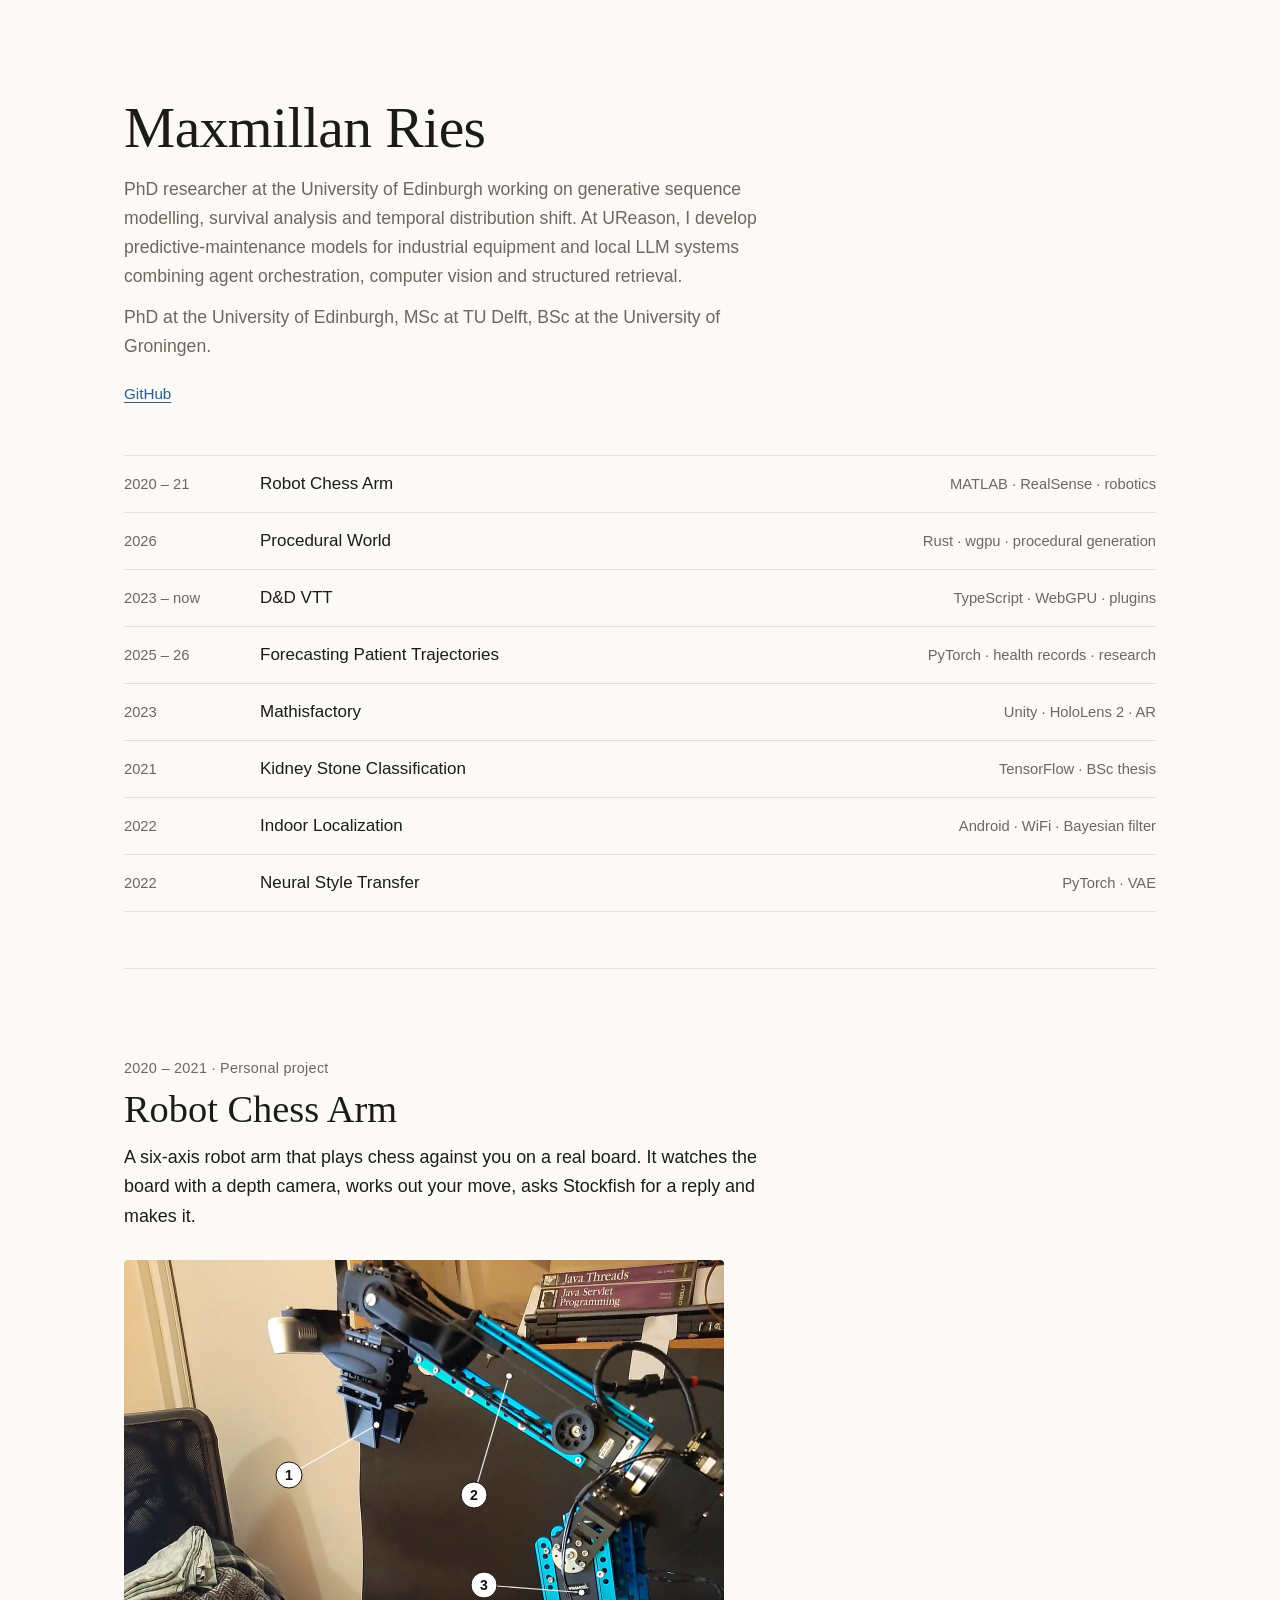
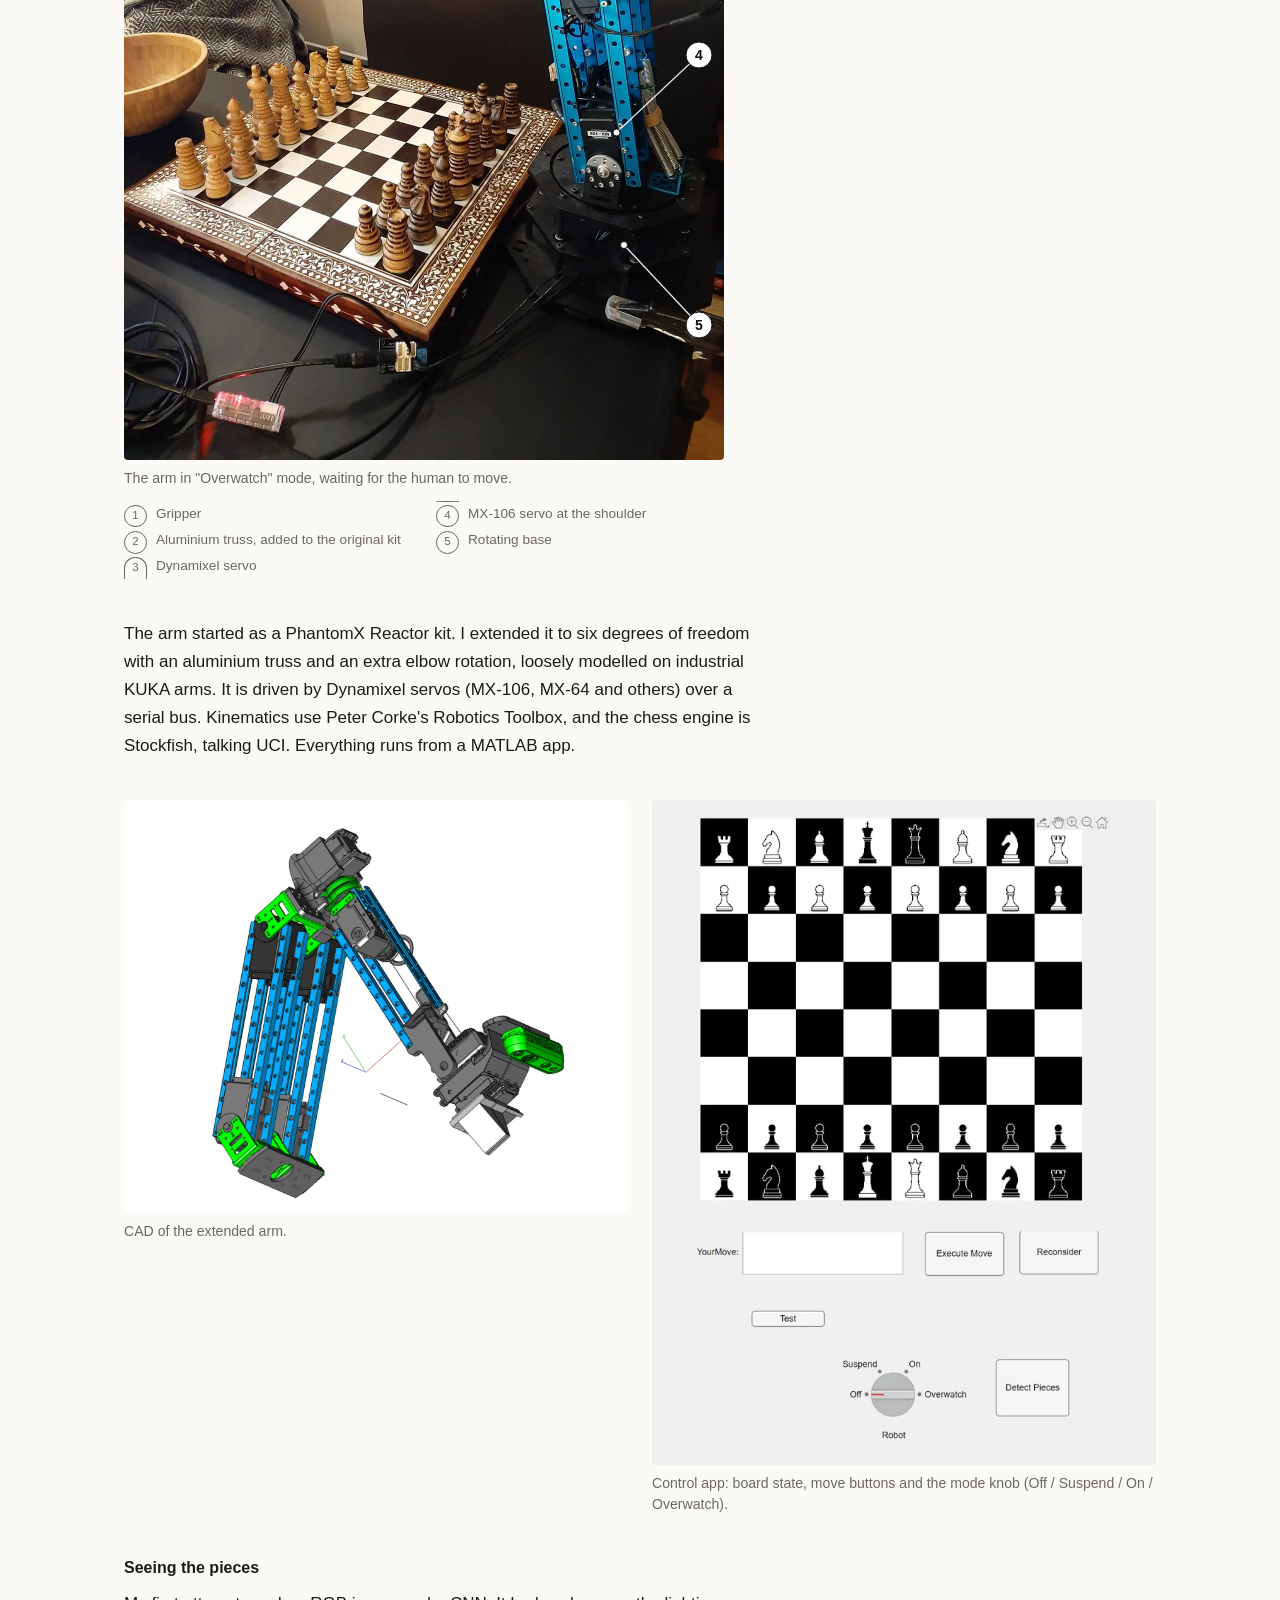
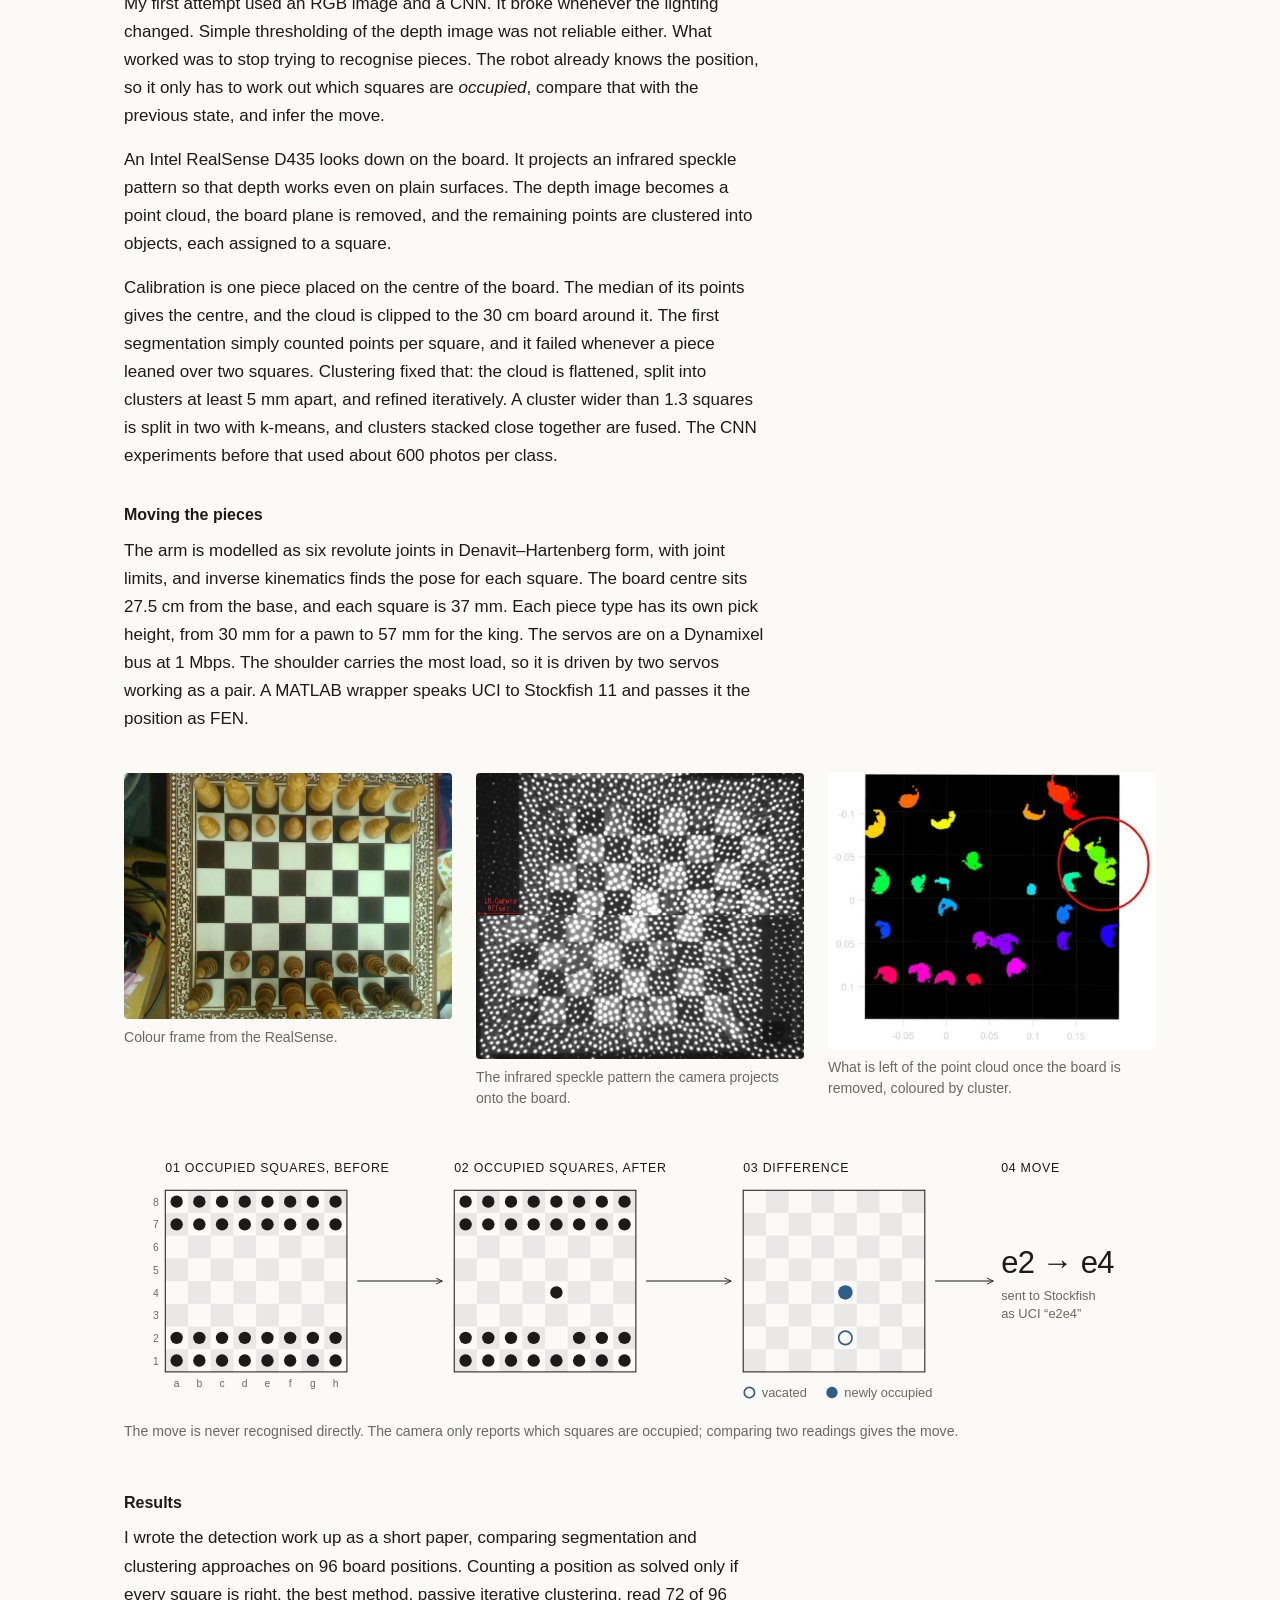
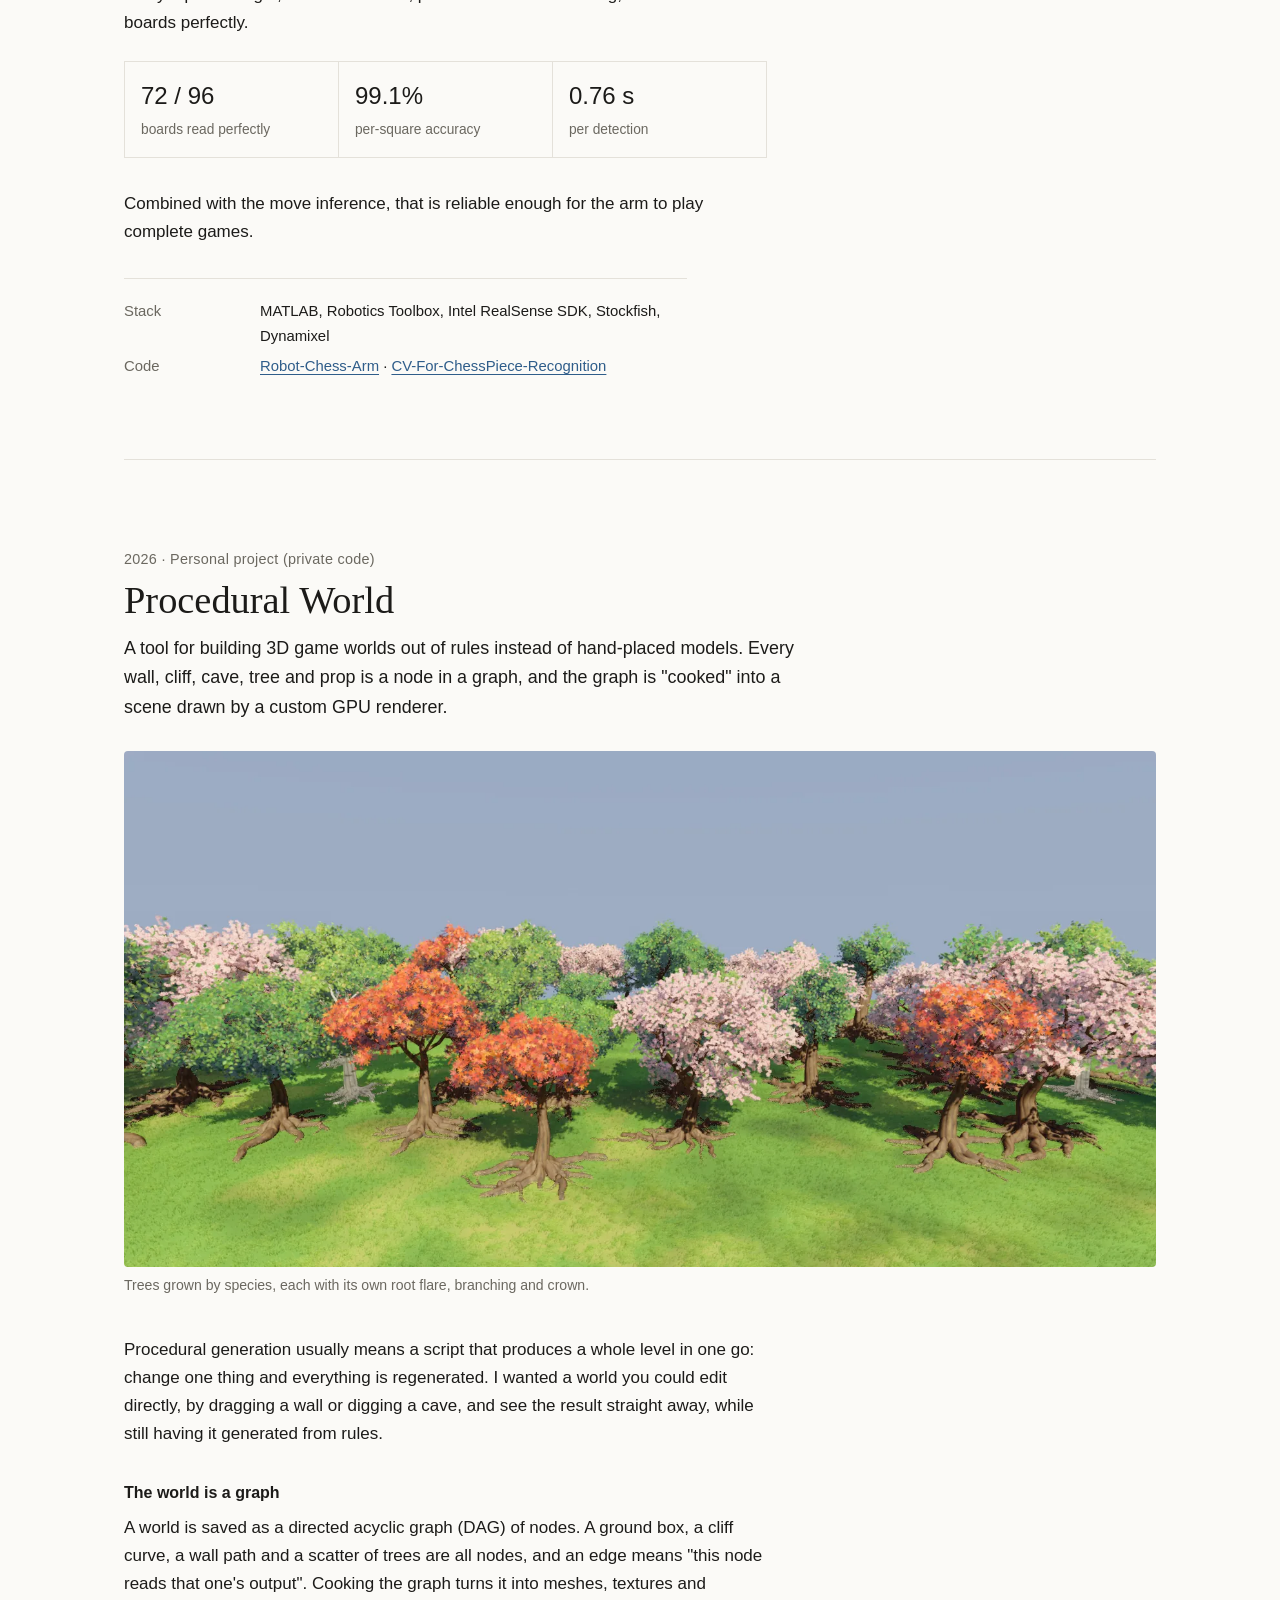
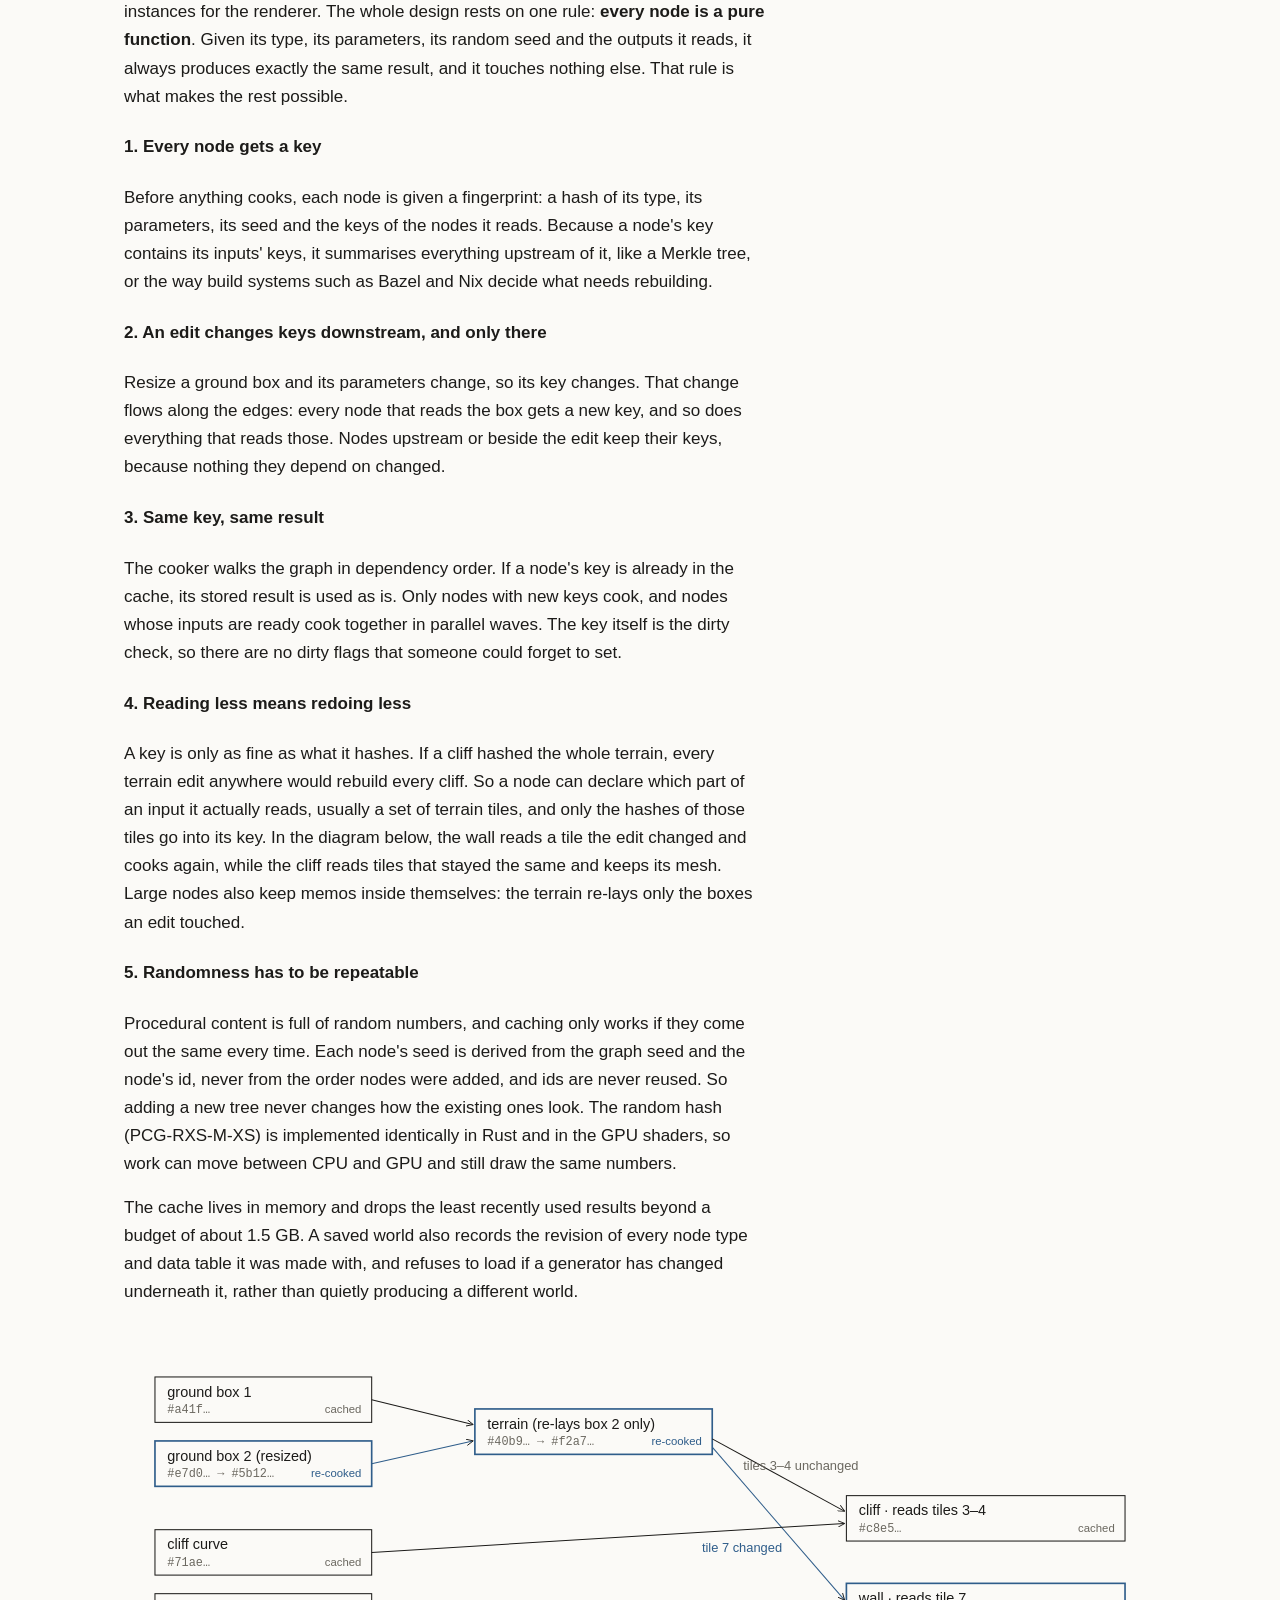
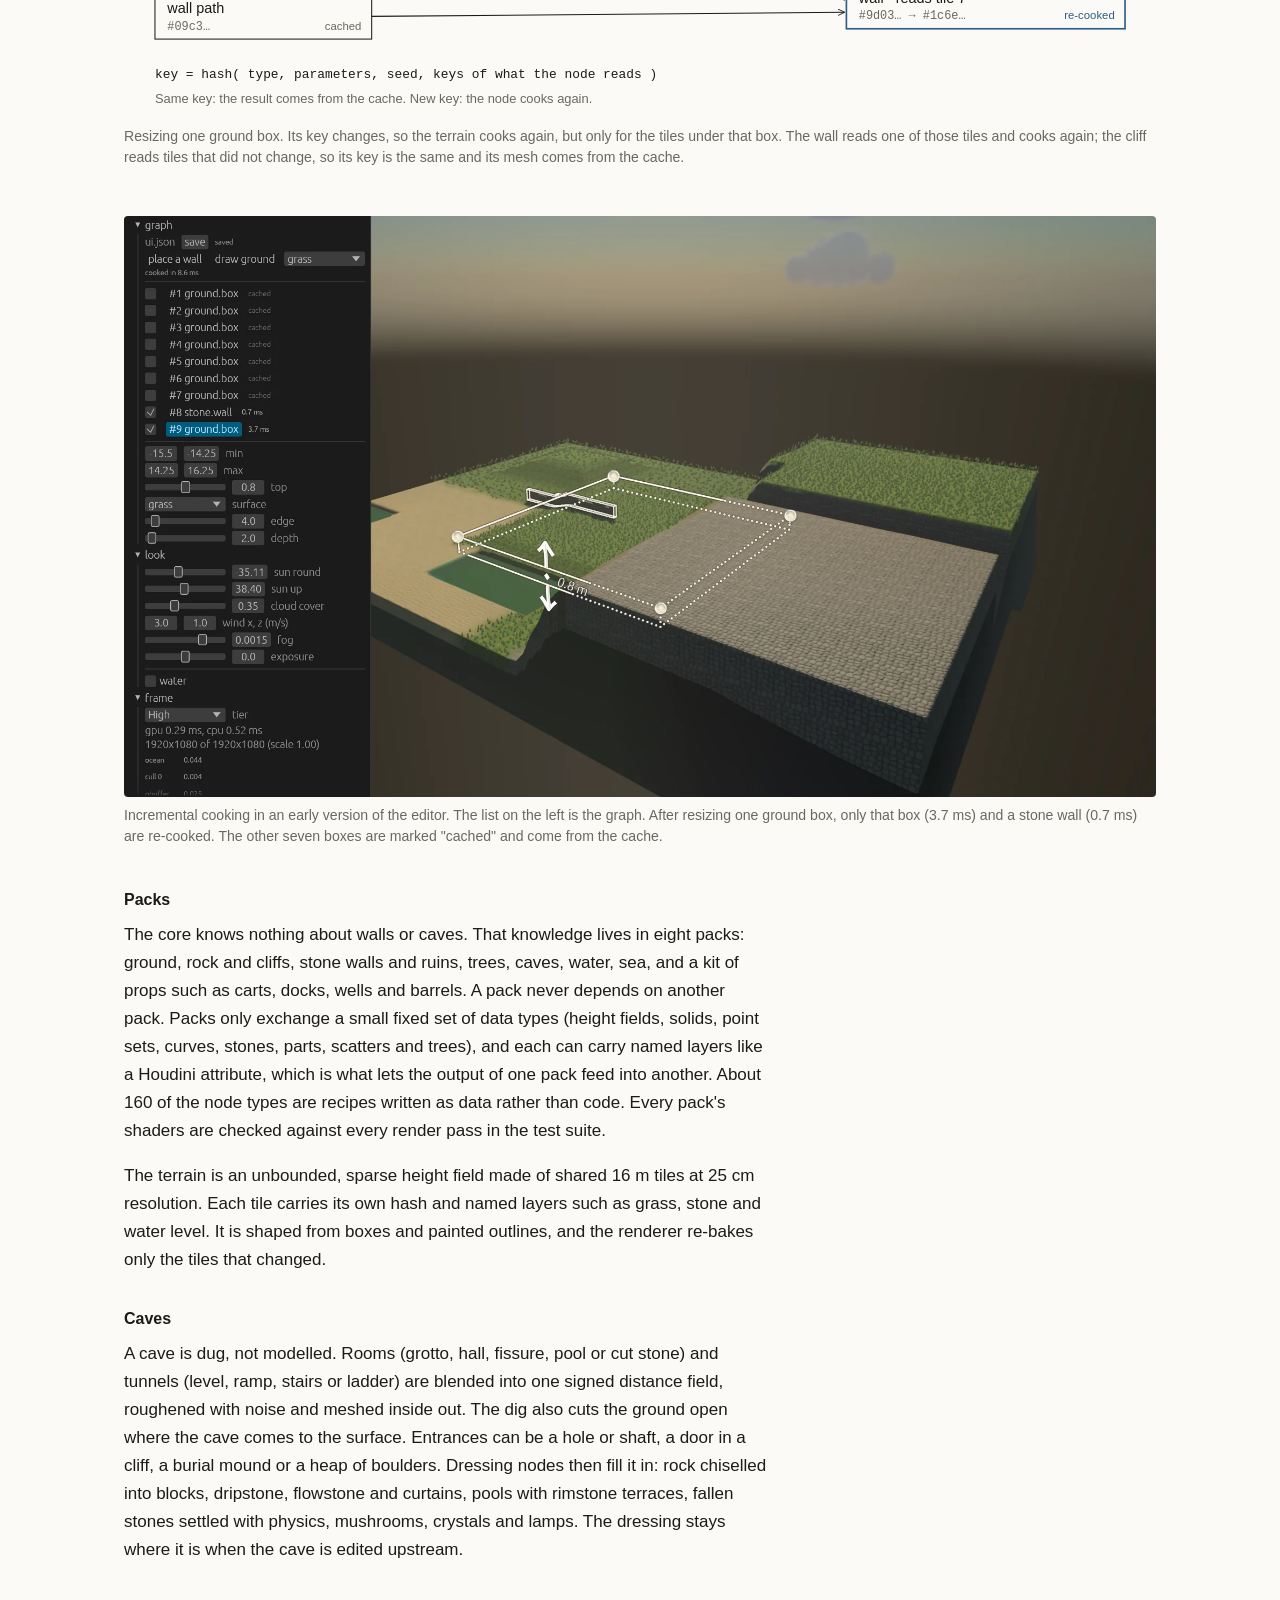
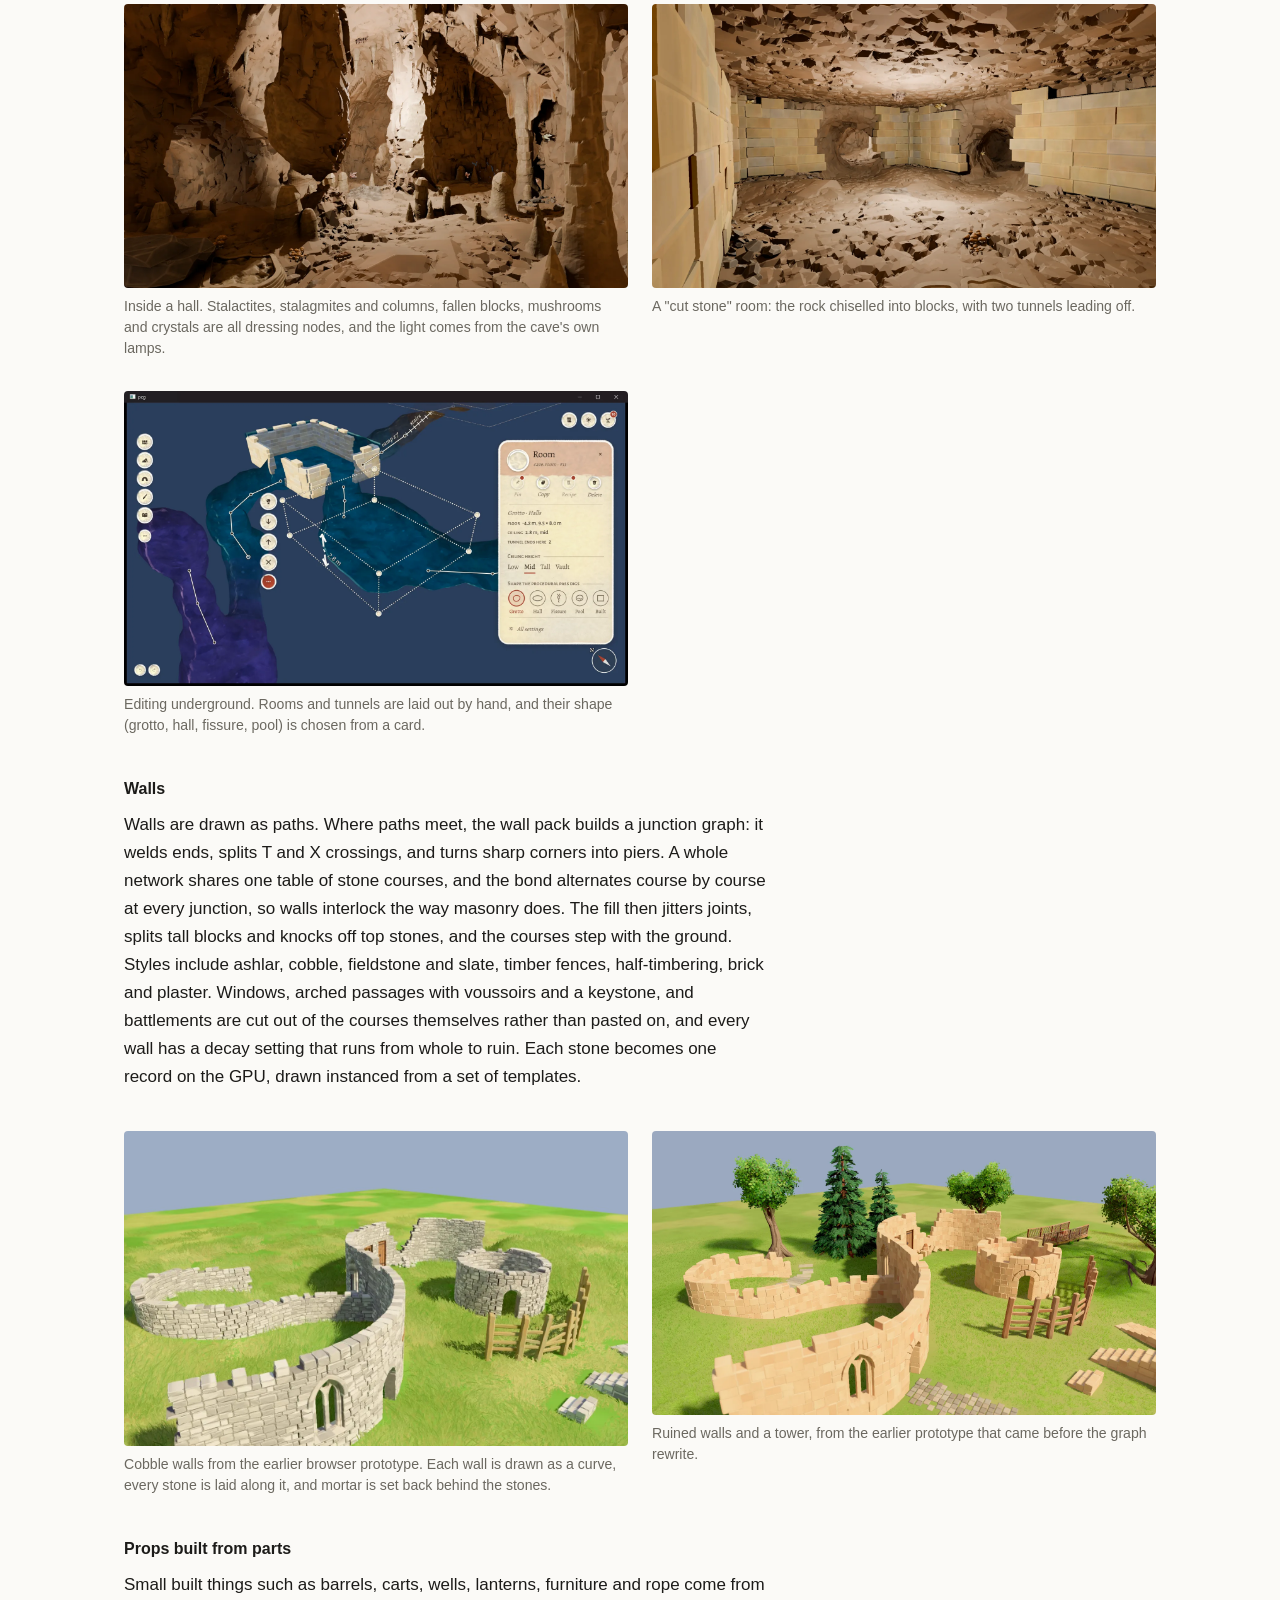
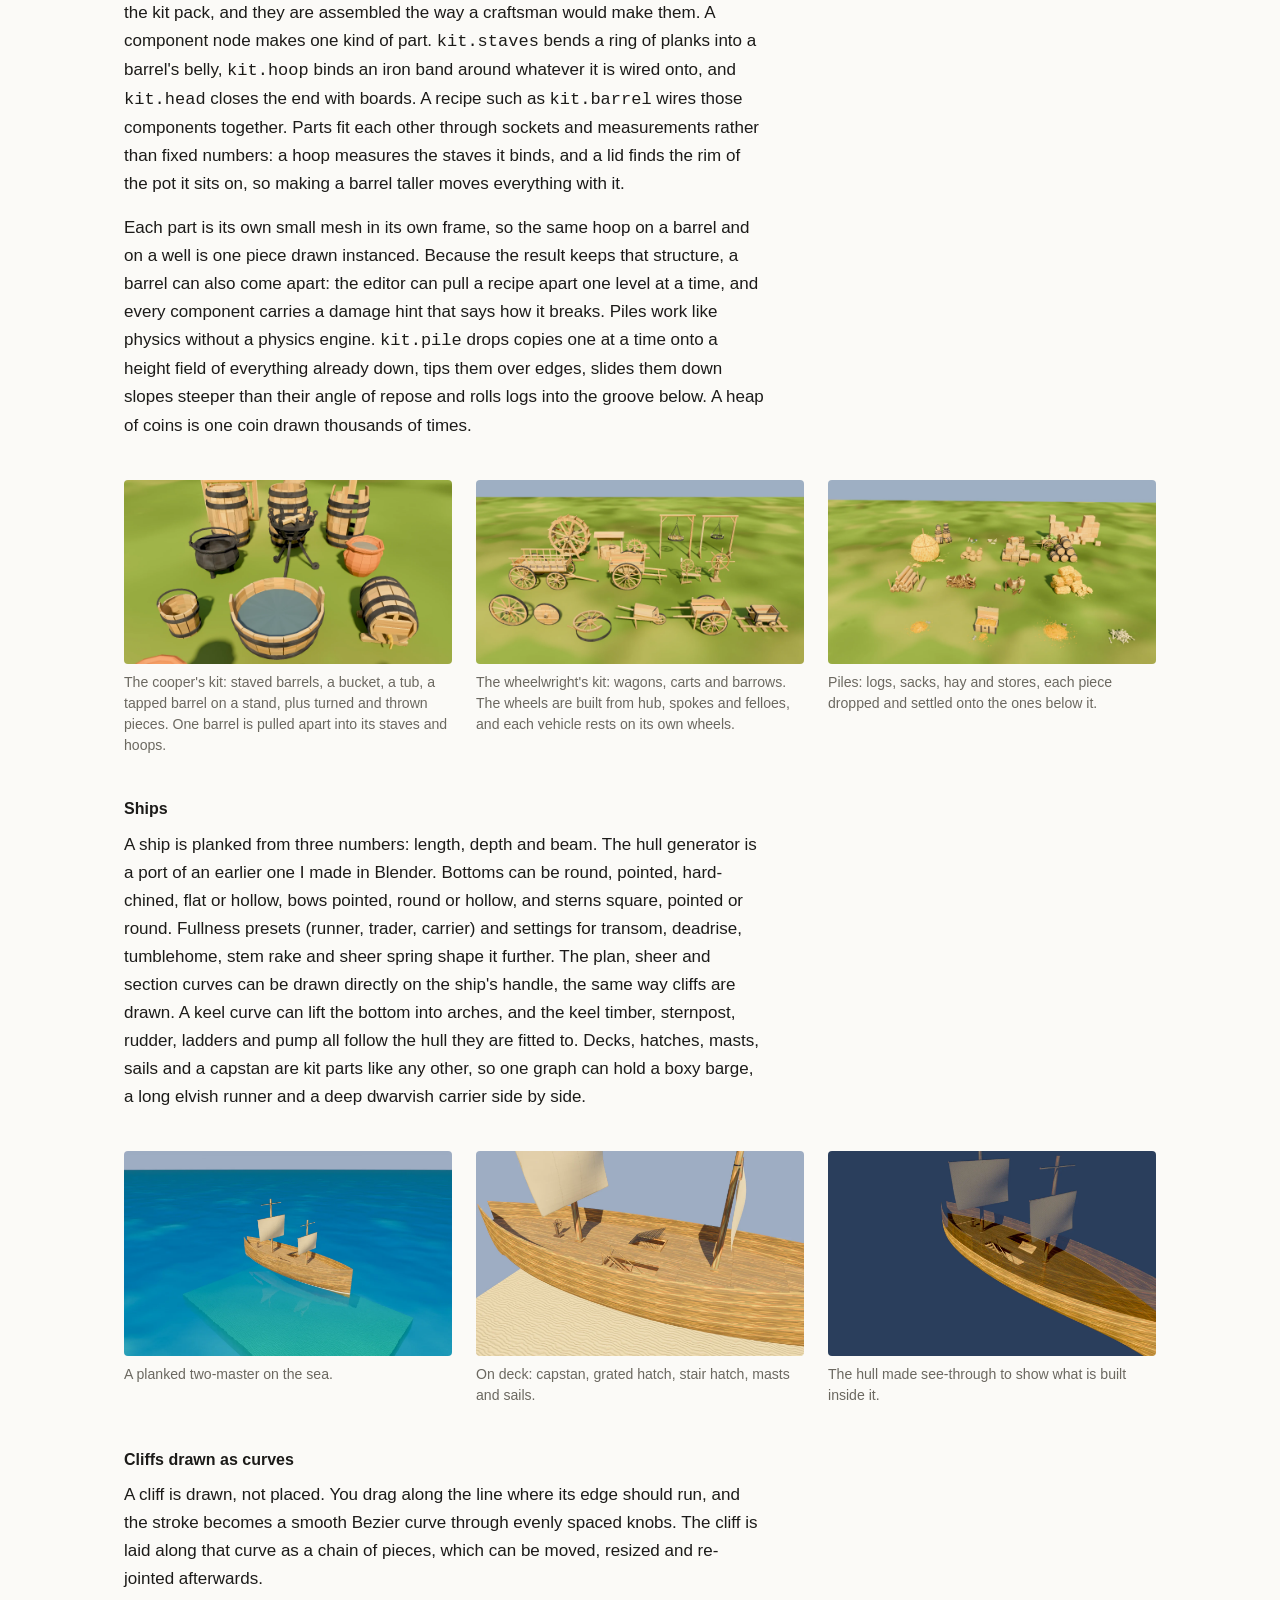
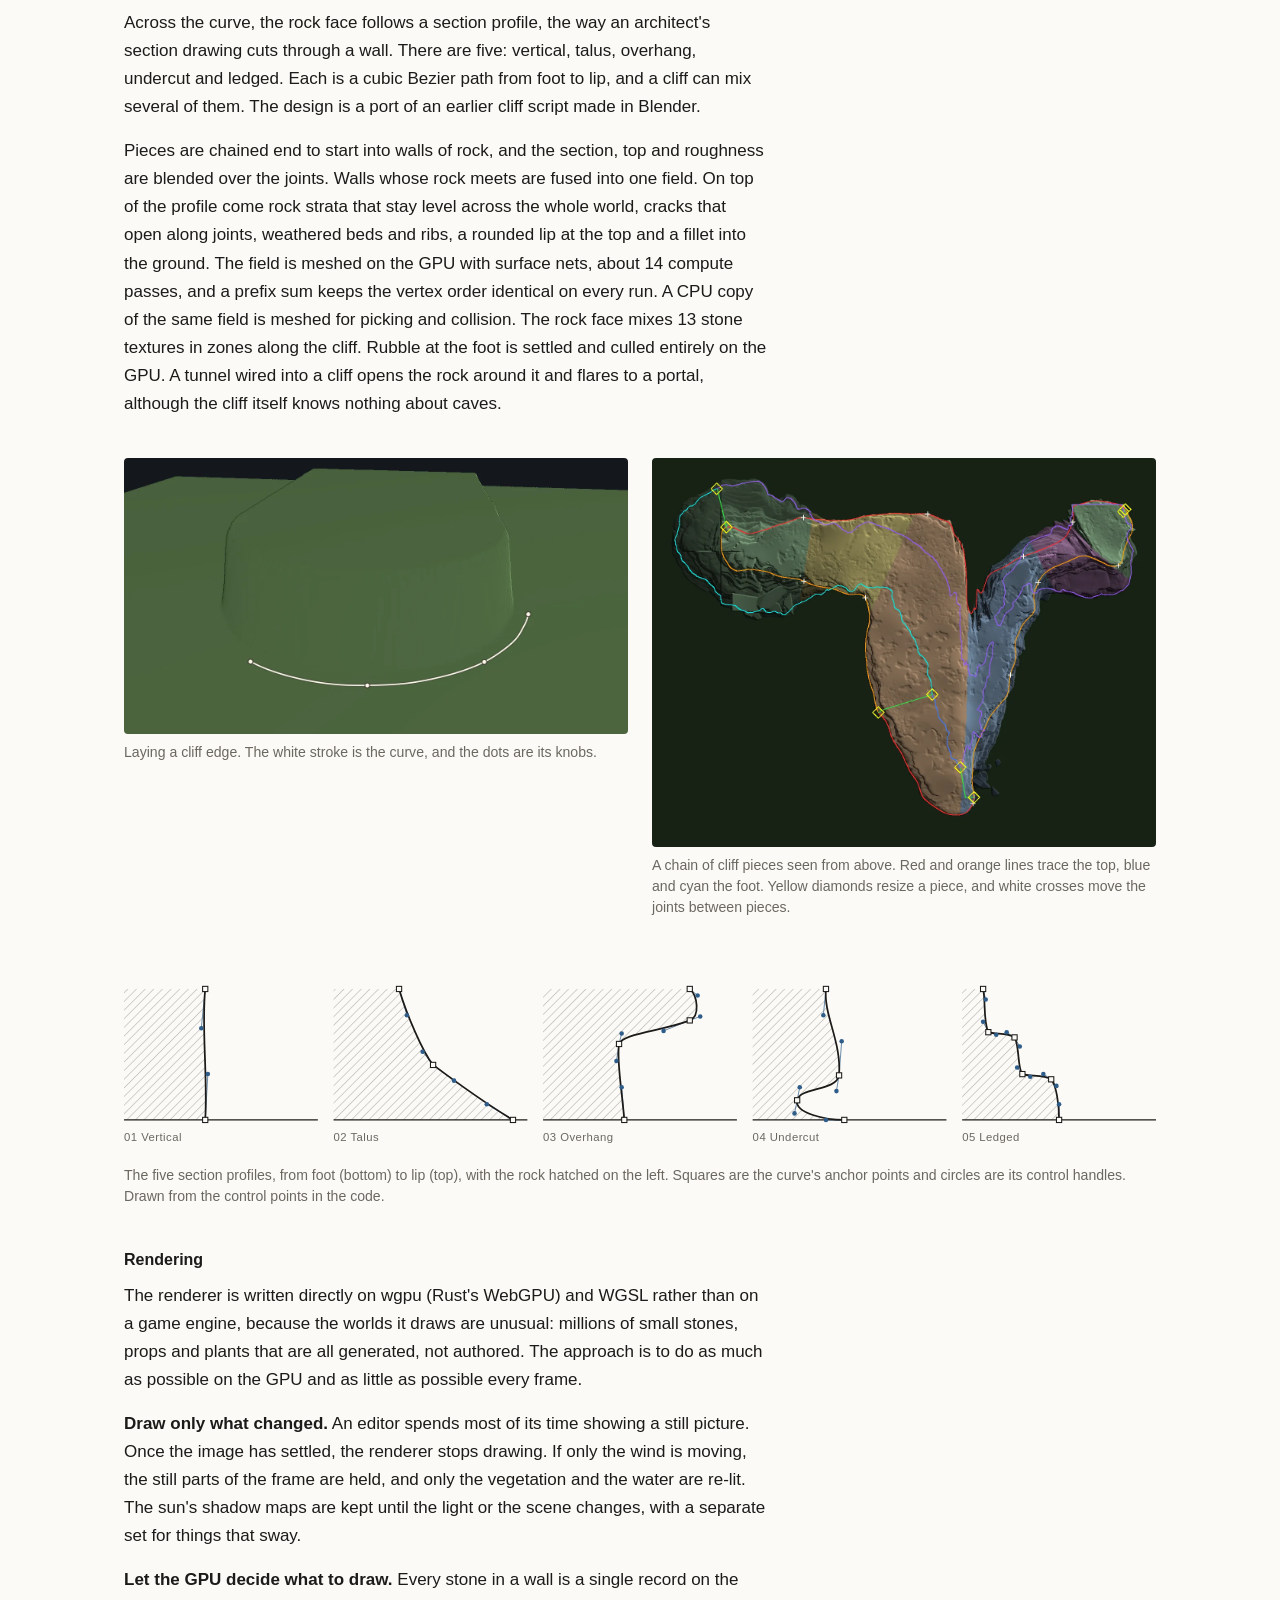
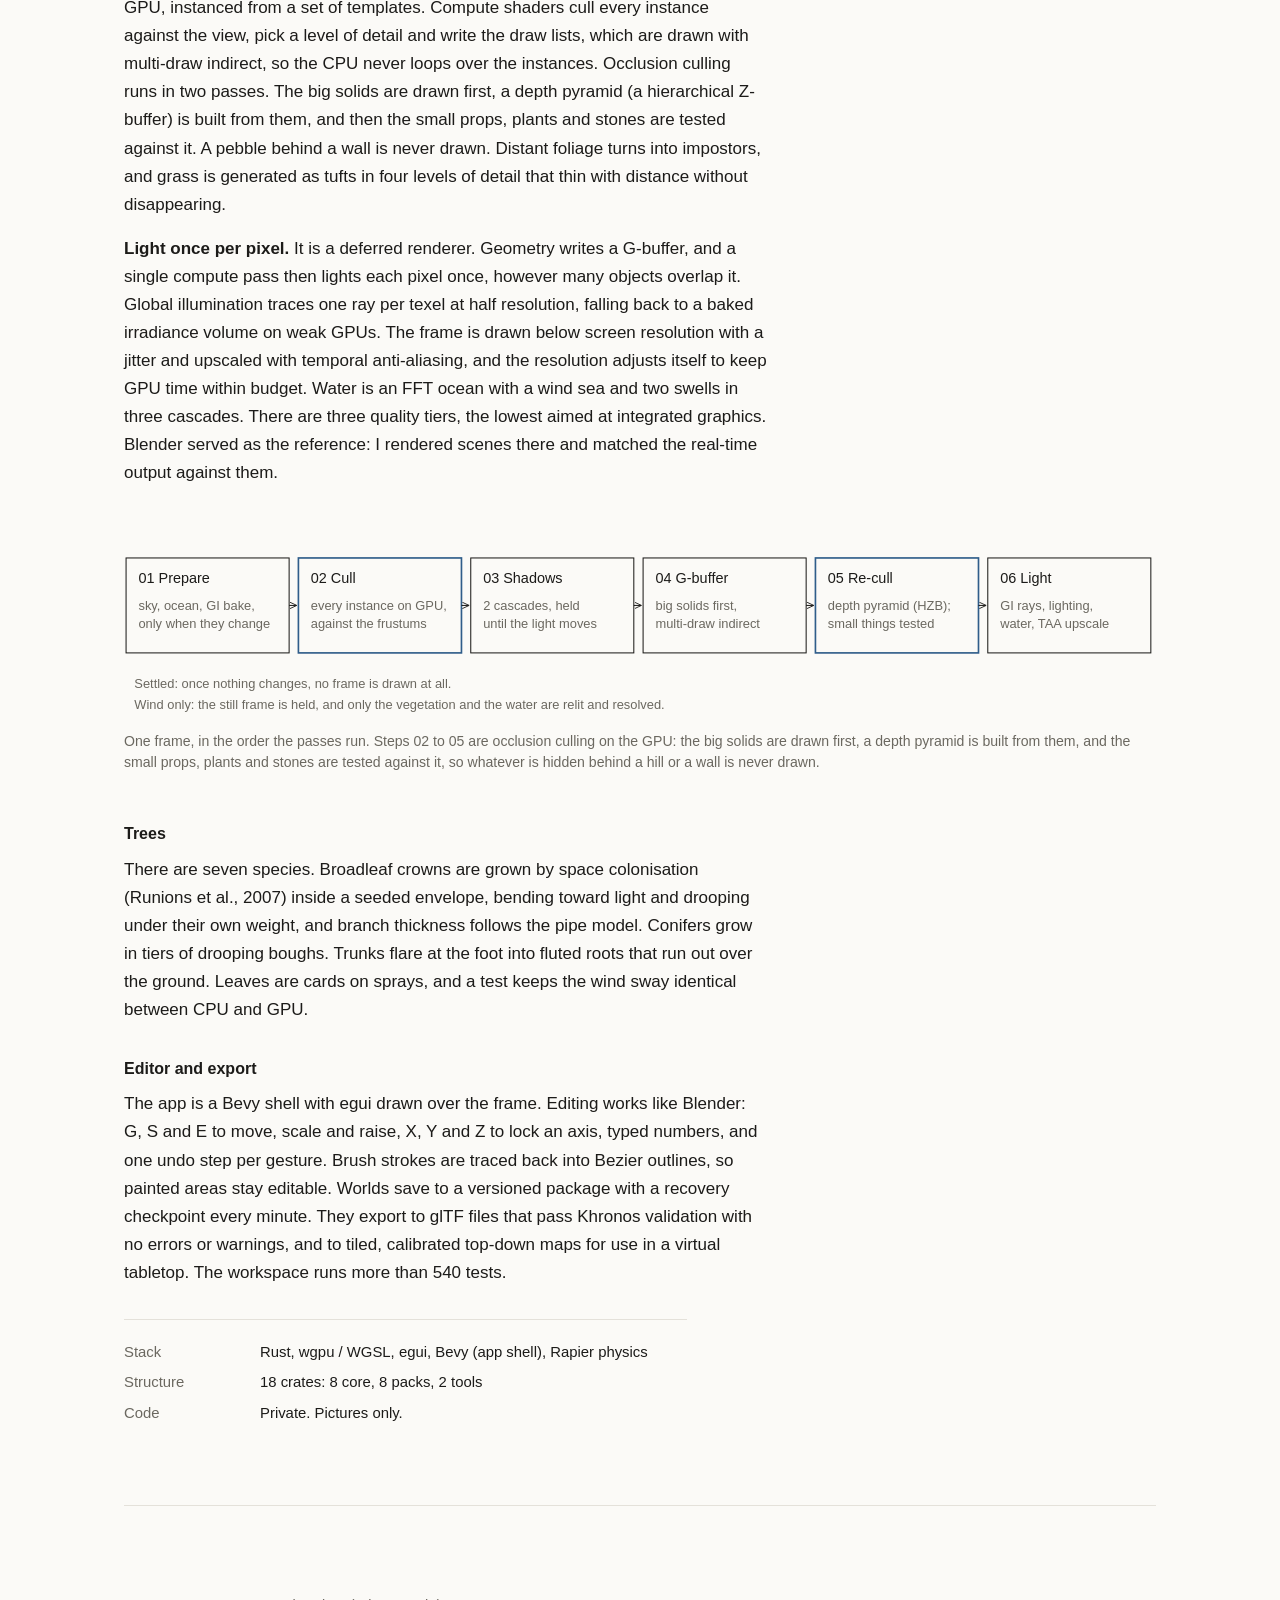
<file: content.html>
<!doctype html>
<html lang="en">
<head>
  <meta charset="utf-8">
  <meta name="viewport" content="width=device-width, initial-scale=1">
  <title>Maxmillan Ries</title>
  <meta name="description" content="Projects by Maxmillan Ries: robotics, computer vision, machine learning, augmented reality and real-time graphics.">
  <link rel="stylesheet" href="style.css">
  <link rel="stylesheet" href="diagrams.css">
</head>
<body>

<div class="wrap">

  <header class="intro">
    <h1>Maxmillan Ries</h1>
    <p>PhD researcher at the University of Edinburgh working on generative sequence modelling, survival analysis and temporal distribution shift. At UReason, I develop predictive-maintenance models for industrial equipment and local LLM systems combining agent orchestration, computer vision and structured retrieval.</p>
    <p>PhD at the University of Edinburgh, MSc at TU Delft, BSc at the University of Groningen.</p>
    <nav class="links">
      <a href="https://github.com/TheMaxmillanRies">GitHub</a>
    </nav>
  </header>

  <ul class="index">
    <li><a href="#chess-arm"><span class="y">2020 – 21</span><span class="t">Robot Chess Arm</span><span class="k">MATLAB · RealSense · robotics</span></a></li>
    <li><a href="#procedural-world"><span class="y">2026</span><span class="t">Procedural World</span><span class="k">Rust · wgpu · procedural generation</span></a></li>
    <li><a href="#dnd-vtt"><span class="y">2023 – now</span><span class="t">D&amp;D VTT</span><span class="k">TypeScript · WebGPU · plugins</span></a></li>
    <li><a href="#patient-trajectories"><span class="y">2025 – 26</span><span class="t">Forecasting Patient Trajectories</span><span class="k">PyTorch · health records · research</span></a></li>
    <li><a href="#mathisfactory"><span class="y">2023</span><span class="t">Mathisfactory</span><span class="k">Unity · HoloLens 2 · AR</span></a></li>
    <li><a href="#kidney-stones"><span class="y">2021</span><span class="t">Kidney Stone Classification</span><span class="k">TensorFlow · BSc thesis</span></a></li>
    <li><a href="#indoor-localization"><span class="y">2022</span><span class="t">Indoor Localization</span><span class="k">Android · WiFi · Bayesian filter</span></a></li>
    <li><a href="#style-transfer"><span class="y">2022</span><span class="t">Neural Style Transfer</span><span class="k">PyTorch · VAE</span></a></li>
  </ul>


  <!-- ============================================================ -->
  <section class="project" id="chess-arm">
    <header>
      <p class="meta">2020 – 2021 · Personal project</p>
      <h2>Robot Chess Arm</h2>
      <p class="lede">A six-axis robot arm that plays chess against you on a real board. It watches the board with a depth camera, works out your move, asks Stockfish for a reply and makes it.</p>
    </header>

    <figure class="hero portrait">
      <div class="annotated">
        <img src="assets/img/chess-arm/arm-photo.webp" alt="The robot arm leaning over a chessboard, with a depth camera mounted above" width="1200" height="1600">
        <!--dg:marks--><svg class="marks" viewBox="0 0 1200 1600" aria-hidden="true">
<line x1="505" y1="330" x2="330" y2="430" class="lead"/>
<circle cx="505" cy="330" r="7" class="pt"/>
<circle cx="330" cy="430" r="26" class="mk"/>
<text x="330" y="440" class="mkn" text-anchor="middle">1</text>
<line x1="770" y1="232" x2="700" y2="470" class="lead"/>
<circle cx="770" cy="232" r="7" class="pt"/>
<circle cx="700" cy="470" r="26" class="mk"/>
<text x="700" y="480" class="mkn" text-anchor="middle">2</text>
<line x1="915" y1="665" x2="720" y2="650" class="lead"/>
<circle cx="915" cy="665" r="7" class="pt"/>
<circle cx="720" cy="650" r="26" class="mk"/>
<text x="720" y="660" class="mkn" text-anchor="middle">3</text>
<line x1="985" y1="945" x2="1150" y2="790" class="lead"/>
<circle cx="985" cy="945" r="7" class="pt"/>
<circle cx="1150" cy="790" r="26" class="mk"/>
<text x="1150" y="800" class="mkn" text-anchor="middle">4</text>
<line x1="1000" y1="1170" x2="1150" y2="1330" class="lead"/>
<circle cx="1000" cy="1170" r="7" class="pt"/>
<circle cx="1150" cy="1330" r="26" class="mk"/>
<text x="1150" y="1340" class="mkn" text-anchor="middle">5</text>
</svg><!--/dg:marks-->
      </div>
      <figcaption>The arm in "Overwatch" mode, waiting for the human to move.
        <ol class="legend">
          <li>Gripper</li>
          <li>Aluminium truss, added to the original kit</li>
          <li>Dynamixel servo</li>
          <li>MX-106 servo at the shoulder</li>
          <li>Rotating base</li>
        </ol>
      </figcaption>
    </figure>

    <div class="body">
      <p>The arm started as a PhantomX Reactor kit. I extended it to six degrees of freedom with an aluminium truss and an extra elbow rotation, loosely modelled on industrial KUKA arms. It is driven by Dynamixel servos (MX-106, MX-64 and others) over a serial bus. Kinematics use Peter Corke's Robotics Toolbox, and the chess engine is Stockfish, talking UCI. Everything runs from a MATLAB app.</p>
    </div>

    <div class="gallery">
      <figure>
        <img src="assets/img/chess-arm/cad.webp" alt="CAD model of the arm" loading="lazy">
        <figcaption>CAD of the extended arm.</figcaption>
      </figure>
      <figure>
        <img src="assets/img/chess-arm/gui.webp" alt="MATLAB GUI with a chessboard view, Execute Move and Reconsider buttons, a mode knob and Detect Pieces" loading="lazy">
        <figcaption>Control app: board state, move buttons and the mode knob (Off / Suspend / On / Overwatch).</figcaption>
      </figure>
    </div>

    <div class="body">
      <h3>Seeing the pieces</h3>
      <p>My first attempt used an RGB image and a CNN. It broke whenever the lighting changed. Simple thresholding of the depth image was not reliable either. What worked was to stop trying to recognise pieces. The robot already knows the position, so it only has to work out which squares are <em>occupied</em>, compare that with the previous state, and infer the move.</p>
      <p>An Intel RealSense D435 looks down on the board. It projects an infrared speckle pattern so that depth works even on plain surfaces. The depth image becomes a point cloud, the board plane is removed, and the remaining points are clustered into objects, each assigned to a square.</p>
      <p>Calibration is one piece placed on the centre of the board. The median of its points gives the centre, and the cloud is clipped to the 30 cm board around it. The first segmentation simply counted points per square, and it failed whenever a piece leaned over two squares. Clustering fixed that: the cloud is flattened, split into clusters at least 5 mm apart, and refined iteratively. A cluster wider than 1.3 squares is split in two with k-means, and clusters stacked close together are fused. The CNN experiments before that used about 600 photos per class.</p>

      <h3>Moving the pieces</h3>
      <p>The arm is modelled as six revolute joints in Denavit–Hartenberg form, with joint limits, and inverse kinematics finds the pose for each square. The board centre sits 27.5 cm from the base, and each square is 37 mm. Each piece type has its own pick height, from 30 mm for a pawn to 57 mm for the king. The servos are on a Dynamixel bus at 1 Mbps. The shoulder carries the most load, so it is driven by two servos working as a pair. A MATLAB wrapper speaks UCI to Stockfish 11 and passes it the position as FEN.</p>
    </div>

    <div class="gallery three">
      <figure>
        <img src="assets/img/chess-arm/rgb-start.webp" alt="RealSense colour frame of the chessboard in the starting position" loading="lazy">
        <figcaption>Colour frame from the RealSense.</figcaption>
      </figure>
      <figure>
        <img src="assets/img/chess-arm/ir-speckle.webp" alt="Infrared image of the board covered in a projected dot pattern" loading="lazy">
        <figcaption>The infrared speckle pattern the camera projects onto the board.</figcaption>
      </figure>
      <figure>
        <img src="assets/img/chess-arm/clusters.webp" alt="Point cloud clusters coloured per piece" loading="lazy">
        <figcaption>What is left of the point cloud once the board is removed, coloured by cluster.</figcaption>
      </figure>
    </div>

    <!--dg:chess-move-->
    <figure class="diagram">
<svg class="dg dg-move" viewBox="0 0 1000 256" role="img" aria-label="Two occupancy grids before and after a move, their difference, and the move it implies, e2 to e4">
<defs><marker id="ah-chess-move" viewBox="0 0 8 8" refX="7" refY="4" markerWidth="7" markerHeight="7" orient="auto-start-reverse"><path d="M0 0.5 L7.5 4 L0 7.5" fill="none" stroke="currentColor" stroke-width="1"/></marker></defs>
<text x="40" y="22" class="lb">01  Occupied squares, before</text>
<text x="320" y="22" class="lb">02  Occupied squares, after</text>
<text x="600" y="22" class="lb">03  Difference</text>
<text x="850" y="22" class="lb">04  Move</text>
<circle cx="51.0" cy="51.0" r="6" class="dot"/>
<rect x="62" y="40" width="22" height="22" class="sq"/>
<circle cx="73.0" cy="51.0" r="6" class="dot"/>
<circle cx="95.0" cy="51.0" r="6" class="dot"/>
<rect x="106" y="40" width="22" height="22" class="sq"/>
<circle cx="117.0" cy="51.0" r="6" class="dot"/>
<circle cx="139.0" cy="51.0" r="6" class="dot"/>
<rect x="150" y="40" width="22" height="22" class="sq"/>
<circle cx="161.0" cy="51.0" r="6" class="dot"/>
<circle cx="183.0" cy="51.0" r="6" class="dot"/>
<rect x="194" y="40" width="22" height="22" class="sq"/>
<circle cx="205.0" cy="51.0" r="6" class="dot"/>
<rect x="40" y="62" width="22" height="22" class="sq"/>
<circle cx="51.0" cy="73.0" r="6" class="dot"/>
<circle cx="73.0" cy="73.0" r="6" class="dot"/>
<rect x="84" y="62" width="22" height="22" class="sq"/>
<circle cx="95.0" cy="73.0" r="6" class="dot"/>
<circle cx="117.0" cy="73.0" r="6" class="dot"/>
<rect x="128" y="62" width="22" height="22" class="sq"/>
<circle cx="139.0" cy="73.0" r="6" class="dot"/>
<circle cx="161.0" cy="73.0" r="6" class="dot"/>
<rect x="172" y="62" width="22" height="22" class="sq"/>
<circle cx="183.0" cy="73.0" r="6" class="dot"/>
<circle cx="205.0" cy="73.0" r="6" class="dot"/>
<rect x="62" y="84" width="22" height="22" class="sq"/>
<rect x="106" y="84" width="22" height="22" class="sq"/>
<rect x="150" y="84" width="22" height="22" class="sq"/>
<rect x="194" y="84" width="22" height="22" class="sq"/>
<rect x="40" y="106" width="22" height="22" class="sq"/>
<rect x="84" y="106" width="22" height="22" class="sq"/>
<rect x="128" y="106" width="22" height="22" class="sq"/>
<rect x="172" y="106" width="22" height="22" class="sq"/>
<rect x="62" y="128" width="22" height="22" class="sq"/>
<rect x="106" y="128" width="22" height="22" class="sq"/>
<rect x="150" y="128" width="22" height="22" class="sq"/>
<rect x="194" y="128" width="22" height="22" class="sq"/>
<rect x="40" y="150" width="22" height="22" class="sq"/>
<rect x="84" y="150" width="22" height="22" class="sq"/>
<rect x="128" y="150" width="22" height="22" class="sq"/>
<rect x="172" y="150" width="22" height="22" class="sq"/>
<circle cx="51.0" cy="183.0" r="6" class="dot"/>
<rect x="62" y="172" width="22" height="22" class="sq"/>
<circle cx="73.0" cy="183.0" r="6" class="dot"/>
<circle cx="95.0" cy="183.0" r="6" class="dot"/>
<rect x="106" y="172" width="22" height="22" class="sq"/>
<circle cx="117.0" cy="183.0" r="6" class="dot"/>
<circle cx="139.0" cy="183.0" r="6" class="dot"/>
<rect x="150" y="172" width="22" height="22" class="sq"/>
<circle cx="161.0" cy="183.0" r="6" class="dot"/>
<circle cx="183.0" cy="183.0" r="6" class="dot"/>
<rect x="194" y="172" width="22" height="22" class="sq"/>
<circle cx="205.0" cy="183.0" r="6" class="dot"/>
<rect x="40" y="194" width="22" height="22" class="sq"/>
<circle cx="51.0" cy="205.0" r="6" class="dot"/>
<circle cx="73.0" cy="205.0" r="6" class="dot"/>
<rect x="84" y="194" width="22" height="22" class="sq"/>
<circle cx="95.0" cy="205.0" r="6" class="dot"/>
<circle cx="117.0" cy="205.0" r="6" class="dot"/>
<rect x="128" y="194" width="22" height="22" class="sq"/>
<circle cx="139.0" cy="205.0" r="6" class="dot"/>
<circle cx="161.0" cy="205.0" r="6" class="dot"/>
<rect x="172" y="194" width="22" height="22" class="sq"/>
<circle cx="183.0" cy="205.0" r="6" class="dot"/>
<circle cx="205.0" cy="205.0" r="6" class="dot"/>
<rect x="40" y="40" width="176" height="176" class="frame"/>
<text x="51" y="231" class="tiny" text-anchor="middle">a</text>
<text x="73" y="231" class="tiny" text-anchor="middle">b</text>
<text x="95" y="231" class="tiny" text-anchor="middle">c</text>
<text x="117" y="231" class="tiny" text-anchor="middle">d</text>
<text x="139" y="231" class="tiny" text-anchor="middle">e</text>
<text x="161" y="231" class="tiny" text-anchor="middle">f</text>
<text x="183" y="231" class="tiny" text-anchor="middle">g</text>
<text x="205" y="231" class="tiny" text-anchor="middle">h</text>
<text x="31" y="55" class="tiny" text-anchor="middle">8</text>
<text x="31" y="77" class="tiny" text-anchor="middle">7</text>
<text x="31" y="99" class="tiny" text-anchor="middle">6</text>
<text x="31" y="121" class="tiny" text-anchor="middle">5</text>
<text x="31" y="143" class="tiny" text-anchor="middle">4</text>
<text x="31" y="165" class="tiny" text-anchor="middle">3</text>
<text x="31" y="187" class="tiny" text-anchor="middle">2</text>
<text x="31" y="209" class="tiny" text-anchor="middle">1</text>
<circle cx="331.0" cy="51.0" r="6" class="dot"/>
<rect x="342" y="40" width="22" height="22" class="sq"/>
<circle cx="353.0" cy="51.0" r="6" class="dot"/>
<circle cx="375.0" cy="51.0" r="6" class="dot"/>
<rect x="386" y="40" width="22" height="22" class="sq"/>
<circle cx="397.0" cy="51.0" r="6" class="dot"/>
<circle cx="419.0" cy="51.0" r="6" class="dot"/>
<rect x="430" y="40" width="22" height="22" class="sq"/>
<circle cx="441.0" cy="51.0" r="6" class="dot"/>
<circle cx="463.0" cy="51.0" r="6" class="dot"/>
<rect x="474" y="40" width="22" height="22" class="sq"/>
<circle cx="485.0" cy="51.0" r="6" class="dot"/>
<rect x="320" y="62" width="22" height="22" class="sq"/>
<circle cx="331.0" cy="73.0" r="6" class="dot"/>
<circle cx="353.0" cy="73.0" r="6" class="dot"/>
<rect x="364" y="62" width="22" height="22" class="sq"/>
<circle cx="375.0" cy="73.0" r="6" class="dot"/>
<circle cx="397.0" cy="73.0" r="6" class="dot"/>
<rect x="408" y="62" width="22" height="22" class="sq"/>
<circle cx="419.0" cy="73.0" r="6" class="dot"/>
<circle cx="441.0" cy="73.0" r="6" class="dot"/>
<rect x="452" y="62" width="22" height="22" class="sq"/>
<circle cx="463.0" cy="73.0" r="6" class="dot"/>
<circle cx="485.0" cy="73.0" r="6" class="dot"/>
<rect x="342" y="84" width="22" height="22" class="sq"/>
<rect x="386" y="84" width="22" height="22" class="sq"/>
<rect x="430" y="84" width="22" height="22" class="sq"/>
<rect x="474" y="84" width="22" height="22" class="sq"/>
<rect x="320" y="106" width="22" height="22" class="sq"/>
<rect x="364" y="106" width="22" height="22" class="sq"/>
<rect x="408" y="106" width="22" height="22" class="sq"/>
<rect x="452" y="106" width="22" height="22" class="sq"/>
<rect x="342" y="128" width="22" height="22" class="sq"/>
<rect x="386" y="128" width="22" height="22" class="sq"/>
<circle cx="419.0" cy="139.0" r="6" class="dot"/>
<rect x="430" y="128" width="22" height="22" class="sq"/>
<rect x="474" y="128" width="22" height="22" class="sq"/>
<rect x="320" y="150" width="22" height="22" class="sq"/>
<rect x="364" y="150" width="22" height="22" class="sq"/>
<rect x="408" y="150" width="22" height="22" class="sq"/>
<rect x="452" y="150" width="22" height="22" class="sq"/>
<circle cx="331.0" cy="183.0" r="6" class="dot"/>
<rect x="342" y="172" width="22" height="22" class="sq"/>
<circle cx="353.0" cy="183.0" r="6" class="dot"/>
<circle cx="375.0" cy="183.0" r="6" class="dot"/>
<rect x="386" y="172" width="22" height="22" class="sq"/>
<circle cx="397.0" cy="183.0" r="6" class="dot"/>
<rect x="430" y="172" width="22" height="22" class="sq"/>
<circle cx="441.0" cy="183.0" r="6" class="dot"/>
<circle cx="463.0" cy="183.0" r="6" class="dot"/>
<rect x="474" y="172" width="22" height="22" class="sq"/>
<circle cx="485.0" cy="183.0" r="6" class="dot"/>
<rect x="320" y="194" width="22" height="22" class="sq"/>
<circle cx="331.0" cy="205.0" r="6" class="dot"/>
<circle cx="353.0" cy="205.0" r="6" class="dot"/>
<rect x="364" y="194" width="22" height="22" class="sq"/>
<circle cx="375.0" cy="205.0" r="6" class="dot"/>
<circle cx="397.0" cy="205.0" r="6" class="dot"/>
<rect x="408" y="194" width="22" height="22" class="sq"/>
<circle cx="419.0" cy="205.0" r="6" class="dot"/>
<circle cx="441.0" cy="205.0" r="6" class="dot"/>
<rect x="452" y="194" width="22" height="22" class="sq"/>
<circle cx="463.0" cy="205.0" r="6" class="dot"/>
<circle cx="485.0" cy="205.0" r="6" class="dot"/>
<rect x="320" y="40" width="176" height="176" class="frame"/>
<rect x="622" y="40" width="22" height="22" class="sq"/>
<rect x="666" y="40" width="22" height="22" class="sq"/>
<rect x="710" y="40" width="22" height="22" class="sq"/>
<rect x="754" y="40" width="22" height="22" class="sq"/>
<rect x="600" y="62" width="22" height="22" class="sq"/>
<rect x="644" y="62" width="22" height="22" class="sq"/>
<rect x="688" y="62" width="22" height="22" class="sq"/>
<rect x="732" y="62" width="22" height="22" class="sq"/>
<rect x="622" y="84" width="22" height="22" class="sq"/>
<rect x="666" y="84" width="22" height="22" class="sq"/>
<rect x="710" y="84" width="22" height="22" class="sq"/>
<rect x="754" y="84" width="22" height="22" class="sq"/>
<rect x="600" y="106" width="22" height="22" class="sq"/>
<rect x="644" y="106" width="22" height="22" class="sq"/>
<rect x="688" y="106" width="22" height="22" class="sq"/>
<rect x="732" y="106" width="22" height="22" class="sq"/>
<rect x="622" y="128" width="22" height="22" class="sq"/>
<rect x="666" y="128" width="22" height="22" class="sq"/>
<circle cx="699.0" cy="139.0" r="7" class="ac-f"/>
<rect x="710" y="128" width="22" height="22" class="sq"/>
<rect x="754" y="128" width="22" height="22" class="sq"/>
<rect x="600" y="150" width="22" height="22" class="sq"/>
<rect x="644" y="150" width="22" height="22" class="sq"/>
<rect x="688" y="150" width="22" height="22" class="sq"/>
<rect x="732" y="150" width="22" height="22" class="sq"/>
<rect x="622" y="172" width="22" height="22" class="sq"/>
<rect x="666" y="172" width="22" height="22" class="sq"/>
<circle cx="699.0" cy="183.0" r="6.5" class="ac-o"/>
<rect x="710" y="172" width="22" height="22" class="sq"/>
<rect x="754" y="172" width="22" height="22" class="sq"/>
<rect x="600" y="194" width="22" height="22" class="sq"/>
<rect x="644" y="194" width="22" height="22" class="sq"/>
<rect x="688" y="194" width="22" height="22" class="sq"/>
<rect x="732" y="194" width="22" height="22" class="sq"/>
<rect x="600" y="40" width="176" height="176" class="frame"/>
<line x1="226" y1="128" x2="308" y2="128" class="ln" marker-end="url(#ah-chess-move)"/>
<line x1="506" y1="128" x2="588" y2="128" class="ln" marker-end="url(#ah-chess-move)"/>
<line x1="786" y1="128" x2="842" y2="128" class="ln" marker-end="url(#ah-chess-move)"/>
<text x="850" y="120" class="big">e2 → e4</text>
<text x="850" y="146" class="sm">sent to Stockfish</text>
<text x="850" y="164" class="sm">as UCI “e2e4”</text>
<circle cx="606" cy="236" r="5" class="ac-o"/>
<text x="618" y="240" class="sm">vacated</text>
<circle cx="686" cy="236" r="5.5" class="ac-f"/>
<text x="698" y="240" class="sm">newly occupied</text>
</svg>
      <figcaption>The move is never recognised directly. The camera only reports which squares are occupied; comparing two readings gives the move.</figcaption>
    </figure>
    <!--/dg:chess-move-->

    <div class="body">
      <h3>Results</h3>
      <p>I wrote the detection work up as a short paper, comparing segmentation and clustering approaches on 96 board positions. Counting a position as solved only if every square is right, the best method, passive iterative clustering, read 72 of 96 boards perfectly.</p>
    </div>

    <div class="results">
      <div><b>72 / 96</b><span>boards read perfectly</span></div>
      <div><b>99.1%</b><span>per-square accuracy</span></div>
      <div><b>0.76 s</b><span>per detection</span></div>
    </div>

    <div class="body">
      <p>Combined with the move inference, that is reliable enough for the arm to play complete games.</p>
    </div>

    <dl class="facts">
      <dt>Stack</dt><dd>MATLAB, Robotics Toolbox, Intel RealSense SDK, Stockfish, Dynamixel</dd>
      <dt>Code</dt><dd><a href="https://github.com/TheMaxmillanRies/Robot-Chess-Arm">Robot-Chess-Arm</a> · <a href="https://github.com/TheMaxmillanRies/CV-For-ChessPiece-Recognition">CV-For-ChessPiece-Recognition</a></dd>
    </dl>
  </section>


  <!-- ============================================================ -->
  <section class="project" id="procedural-world">
    <header>
      <p class="meta">2026 · Personal project (private code)</p>
      <h2>Procedural World</h2>
      <p class="lede">A tool for building 3D game worlds out of rules instead of hand-placed models. Every wall, cliff, cave, tree and prop is a node in a graph, and the graph is "cooked" into a scene drawn by a custom GPU renderer.</p>
    </header>

    <figure class="hero">
      <img src="assets/img/procedural-world/trees.webp" alt="A grove of cherry blossom, autumn maple and green broadleaf trees with flared roots" width="1600" height="800">
      <figcaption>Trees grown by species, each with its own root flare, branching and crown.</figcaption>
    </figure>

    <div class="body">
      <p>Procedural generation usually means a script that produces a whole level in one go: change one thing and everything is regenerated. I wanted a world you could edit directly, by dragging a wall or digging a cave, and see the result straight away, while still having it generated from rules.</p>

      <h3>The world is a graph</h3>
      <p>A world is saved as a directed acyclic graph (DAG) of nodes. A ground box, a cliff curve, a wall path and a scatter of trees are all nodes, and an edge means "this node reads that one's output". Cooking the graph turns it into meshes, textures and instances for the renderer. The whole design rests on one rule: <strong>every node is a pure function</strong>. Given its type, its parameters, its random seed and the outputs it reads, it always produces exactly the same result, and it touches nothing else. That rule is what makes the rest possible.</p>
      <h4>1. Every node gets a key</h4>
      <p>Before anything cooks, each node is given a fingerprint: a hash of its type, its parameters, its seed and the keys of the nodes it reads. Because a node's key contains its inputs' keys, it summarises everything upstream of it, like a Merkle tree, or the way build systems such as Bazel and Nix decide what needs rebuilding.</p>
      <h4>2. An edit changes keys downstream, and only there</h4>
      <p>Resize a ground box and its parameters change, so its key changes. That change flows along the edges: every node that reads the box gets a new key, and so does everything that reads those. Nodes upstream or beside the edit keep their keys, because nothing they depend on changed.</p>
      <h4>3. Same key, same result</h4>
      <p>The cooker walks the graph in dependency order. If a node's key is already in the cache, its stored result is used as is. Only nodes with new keys cook, and nodes whose inputs are ready cook together in parallel waves. The key itself is the dirty check, so there are no dirty flags that someone could forget to set.</p>
      <h4>4. Reading less means redoing less</h4>
      <p>A key is only as fine as what it hashes. If a cliff hashed the whole terrain, every terrain edit anywhere would rebuild every cliff. So a node can declare which part of an input it actually reads, usually a set of terrain tiles, and only the hashes of those tiles go into its key. In the diagram below, the wall reads a tile the edit changed and cooks again, while the cliff reads tiles that stayed the same and keeps its mesh. Large nodes also keep memos inside themselves: the terrain re-lays only the boxes an edit touched.</p>
      <h4>5. Randomness has to be repeatable</h4>
      <p>Procedural content is full of random numbers, and caching only works if they come out the same every time. Each node's seed is derived from the graph seed and the node's id, never from the order nodes were added, and ids are never reused. So adding a new tree never changes how the existing ones look. The random hash (PCG-RXS-M-XS) is implemented identically in Rust and in the GPU shaders, so work can move between CPU and GPU and still draw the same numbers.</p>
      <p>The cache lives in memory and drops the least recently used results beyond a budget of about 1.5 GB. A saved world also records the revision of every node type and data table it was made with, and refuses to load if a generator has changed underneath it, rather than quietly producing a different world.</p>
    </div>

    <!--dg:pw-dag-->
    <figure class="diagram">
<svg class="dg dg-dag" viewBox="0 0 1000 360" role="img" aria-label="A node graph: resizing ground box 2 changes its key and the terrain's; the wall reads a changed tile and re-cooks, while the cliff reads unchanged tiles and comes from the cache">
<defs><marker id="ah-pw-dag" viewBox="0 0 8 8" refX="7" refY="4" markerWidth="7" markerHeight="7" orient="auto-start-reverse"><path d="M0 0.5 L7.5 4 L0 7.5" fill="none" stroke="currentColor" stroke-width="1"/></marker></defs>
<rect x="30" y="30" width="210" height="44" class="nd"/>
<text x="42" y="49" class="nm">ground box 1</text>
<text x="42" y="65" class="key">#a41f…</text>
<text x="230" y="65" class="st" text-anchor="end">cached</text>
<rect x="30" y="92" width="210" height="44" class="nd ac-n"/>
<text x="42" y="111" class="nm">ground box 2  (resized)</text>
<text x="42" y="127" class="key">#e7d0… → #5b12…</text>
<text x="230" y="127" class="st ac-t" text-anchor="end">re-cooked</text>
<rect x="30" y="178" width="210" height="44" class="nd"/>
<text x="42" y="197" class="nm">cliff curve</text>
<text x="42" y="213" class="key">#71ae…</text>
<text x="230" y="213" class="st" text-anchor="end">cached</text>
<rect x="30" y="240" width="210" height="44" class="nd"/>
<text x="42" y="259" class="nm">wall path</text>
<text x="42" y="275" class="key">#09c3…</text>
<text x="230" y="275" class="st" text-anchor="end">cached</text>
<rect x="340" y="61" width="230" height="44" class="nd ac-n"/>
<text x="352" y="80" class="nm">terrain  (re-lays box 2 only)</text>
<text x="352" y="96" class="key">#40b9… → #f2a7…</text>
<text x="560" y="96" class="st ac-t" text-anchor="end">re-cooked</text>
<rect x="700" y="145" width="270" height="44" class="nd"/>
<text x="712" y="164" class="nm">cliff  · reads tiles 3–4</text>
<text x="712" y="180" class="key">#c8e5…</text>
<text x="960" y="180" class="st" text-anchor="end">cached</text>
<rect x="700" y="230" width="270" height="44" class="nd ac-n"/>
<text x="712" y="249" class="nm">wall  · reads tile 7</text>
<text x="712" y="265" class="key">#9d03… → #1c6e…</text>
<text x="960" y="265" class="st ac-t" text-anchor="end">re-cooked</text>
<line x1="240" y1="52" x2="338" y2="76" class="ln" marker-end="url(#ah-pw-dag)"/>
<line x1="240" y1="114" x2="338" y2="92" class="ln ac-l" marker-end="url(#ah-pw-dag)"/>
<line x1="570" y1="90" x2="698" y2="160" class="ln" marker-end="url(#ah-pw-dag)"/>
<line x1="570" y1="98" x2="698" y2="246" class="ln ac-l" marker-end="url(#ah-pw-dag)"/>
<line x1="240" y1="200" x2="698" y2="172" class="ln" marker-end="url(#ah-pw-dag)"/>
<line x1="240" y1="262" x2="698" y2="258" class="ln" marker-end="url(#ah-pw-dag)"/>
<text x="600" y="120" class="sm">tiles 3–4 unchanged</text>
<text x="560" y="200" class="sm ac-t">tile 7 changed</text>
<text x="30" y="322" class="mono">key = hash( type, parameters, seed, keys of what the node reads )</text>
<text x="30" y="346" class="sm">Same key: the result comes from the cache.  New key: the node cooks again.</text>
</svg>
      <figcaption>Resizing one ground box. Its key changes, so the terrain cooks again, but only for the tiles under that box. The wall reads one of those tiles and cooks again; the cliff reads tiles that did not change, so its key is the same and its mesh comes from the cache.</figcaption>
    </figure>
    <!--/dg:pw-dag-->

    <div class="gallery">
      <figure class="wide">
        <img src="assets/img/procedural-world/cook-cache.webp" alt="The builder app with a node list on the left, most ground nodes marked cached, and a terrain box being resized in the viewport" width="1920" height="1080" loading="lazy">
        <figcaption>Incremental cooking in an early version of the editor. The list on the left is the graph. After resizing one ground box, only that box (3.7 ms) and a stone wall (0.7 ms) are re-cooked. The other seven boxes are marked "cached" and come from the cache.</figcaption>
      </figure>
    </div>

    <div class="body">
      <h3>Packs</h3>
      <p>The core knows nothing about walls or caves. That knowledge lives in eight packs: ground, rock and cliffs, stone walls and ruins, trees, caves, water, sea, and a kit of props such as carts, docks, wells and barrels. A pack never depends on another pack. Packs only exchange a small fixed set of data types (height fields, solids, point sets, curves, stones, parts, scatters and trees), and each can carry named layers like a Houdini attribute, which is what lets the output of one pack feed into another. About 160 of the node types are recipes written as data rather than code. Every pack's shaders are checked against every render pass in the test suite.</p>
      <p>The terrain is an unbounded, sparse height field made of shared 16 m tiles at 25 cm resolution. Each tile carries its own hash and named layers such as grass, stone and water level. It is shaped from boxes and painted outlines, and the renderer re-bakes only the tiles that changed.</p>

      <h3>Caves</h3>
      <p>A cave is dug, not modelled. Rooms (grotto, hall, fissure, pool or cut stone) and tunnels (level, ramp, stairs or ladder) are blended into one signed distance field, roughened with noise and meshed inside out. The dig also cuts the ground open where the cave comes to the surface. Entrances can be a hole or shaft, a door in a cliff, a burial mound or a heap of boulders. Dressing nodes then fill it in: rock chiselled into blocks, dripstone, flowstone and curtains, pools with rimstone terraces, fallen stones settled with physics, mushrooms, crystals and lamps. The dressing stays where it is when the cave is edited upstream.</p>
    </div>

    <div class="gallery">
      <figure>
        <img src="assets/img/procedural-world/cave-hall.webp" alt="Inside a lamp-lit cave hall: stalactites hang from a vaulted ceiling over stalagmites, columns, fallen blocks, mushrooms and crystals" width="1600" height="900" loading="lazy">
        <figcaption>Inside a hall. Stalactites, stalagmites and columns, fallen blocks, mushrooms and crystals are all dressing nodes, and the light comes from the cave's own lamps.</figcaption>
      </figure>
      <figure>
        <img src="assets/img/procedural-world/cave-cut-stone.webp" alt="A cave room lined with pale dressed stone blocks under a rough rock ceiling, with two round tunnels leading off" width="1600" height="900" loading="lazy">
        <figcaption>A "cut stone" room: the rock chiselled into blocks, with two tunnels leading off.</figcaption>
      </figure>
      <figure>
        <img src="assets/img/procedural-world/cave-editor.webp" alt="Underground view of cave tunnels with a room outline being edited and a settings card for the room's shape" width="1600" height="936" loading="lazy">
        <figcaption>Editing underground. Rooms and tunnels are laid out by hand, and their shape (grotto, hall, fissure, pool) is chosen from a card.</figcaption>
      </figure>
    </div>

    <div class="body">
      <h3>Walls</h3>
      <p>Walls are drawn as paths. Where paths meet, the wall pack builds a junction graph: it welds ends, splits T and X crossings, and turns sharp corners into piers. A whole network shares one table of stone courses, and the bond alternates course by course at every junction, so walls interlock the way masonry does. The fill then jitters joints, splits tall blocks and knocks off top stones, and the courses step with the ground. Styles include ashlar, cobble, fieldstone and slate, timber fences, half-timbering, brick and plaster. Windows, arched passages with voussoirs and a keystone, and battlements are cut out of the courses themselves rather than pasted on, and every wall has a decay setting that runs from whole to ruin. Each stone becomes one record on the GPU, drawn instanced from a set of templates.</p>
    </div>

    <div class="gallery">
      <figure>
        <img src="assets/img/procedural-world/cobble.webp" alt="Procedurally generated cobblestone walls with crenellations, an arched window, a round tower and a wooden fence on grass" width="1280" height="800" loading="lazy">
        <figcaption>Cobble walls from the earlier browser prototype. Each wall is drawn as a curve, every stone is laid along it, and mortar is set back behind the stones.</figcaption>
      </figure>
      <figure>
        <img src="assets/img/procedural-world/ruins.webp" alt="Curved crenellated stone walls, a round tower, a fence and trees on rolling grass" width="1600" height="900" loading="lazy">
        <figcaption>Ruined walls and a tower, from the earlier prototype that came before the graph rewrite.</figcaption>
      </figure>
    </div>

    <div class="body">
      <h3>Props built from parts</h3>
      <p>Small built things such as barrels, carts, wells, lanterns, furniture and rope come from the kit pack, and they are assembled the way a craftsman would make them. A component node makes one kind of part. <code>kit.staves</code> bends a ring of planks into a barrel's belly, <code>kit.hoop</code> binds an iron band around whatever it is wired onto, and <code>kit.head</code> closes the end with boards. A recipe such as <code>kit.barrel</code> wires those components together. Parts fit each other through sockets and measurements rather than fixed numbers: a hoop measures the staves it binds, and a lid finds the rim of the pot it sits on, so making a barrel taller moves everything with it.</p>
      <p>Each part is its own small mesh in its own frame, so the same hoop on a barrel and on a well is one piece drawn instanced. Because the result keeps that structure, a barrel can also come apart: the editor can pull a recipe apart one level at a time, and every component carries a damage hint that says how it breaks. Piles work like physics without a physics engine. <code>kit.pile</code> drops copies one at a time onto a height field of everything already down, tips them over edges, slides them down slopes steeper than their angle of repose and rolls logs into the groove below. A heap of coins is one coin drawn thousands of times.</p>
    </div>

    <div class="gallery three">
      <figure>
        <img src="assets/img/procedural-world/barrels.webp" alt="Staved barrels with iron hoops, one broken open with loose staves, a bucket, a tub of water, a barrel on a stand with a tap, a cauldron, a brazier and a clay pot" width="1600" height="900" loading="lazy">
        <figcaption>The cooper's kit: staved barrels, a bucket, a tub, a tapped barrel on a stand, plus turned and thrown pieces. One barrel is pulled apart into its staves and hoops.</figcaption>
      </figure>
      <figure>
        <img src="assets/img/procedural-world/wheels.webp" alt="Procedurally built wagons, carts, wheelbarrows, a waterwheel, a spinning wheel and swings" width="1600" height="900" loading="lazy">
        <figcaption>The wheelwright's kit: wagons, carts and barrows. The wheels are built from hub, spokes and felloes, and each vehicle rests on its own wheels.</figcaption>
      </figure>
      <figure>
        <img src="assets/img/procedural-world/piles.webp" alt="Piles of logs, crates, sacks, hay and barrels settled on the ground" width="1600" height="900" loading="lazy">
        <figcaption>Piles: logs, sacks, hay and stores, each piece dropped and settled onto the ones below it.</figcaption>
      </figure>
    </div>

    <div class="body">
      <h3>Ships</h3>
      <p>A ship is planked from three numbers: length, depth and beam. The hull generator is a port of an earlier one I made in Blender. Bottoms can be round, pointed, hard-chined, flat or hollow, bows pointed, round or hollow, and sterns square, pointed or round. Fullness presets (runner, trader, carrier) and settings for transom, deadrise, tumblehome, stem rake and sheer spring shape it further. The plan, sheer and section curves can be drawn directly on the ship's handle, the same way cliffs are drawn. A keel curve can lift the bottom into arches, and the keel timber, sternpost, rudder, ladders and pump all follow the hull they are fitted to. Decks, hatches, masts, sails and a capstan are kit parts like any other, so one graph can hold a boxy barge, a long elvish runner and a deep dwarvish carrier side by side.</p>
    </div>

    <div class="gallery three">
      <figure>
        <img src="assets/img/procedural-world/ship.webp" alt="A planked two-masted ship floating on shallow sea" width="1280" height="800" loading="lazy">
        <figcaption>A planked two-master on the sea.</figcaption>
      </figure>
      <figure>
        <img src="assets/img/procedural-world/ship-deck.webp" alt="Deck close-up with a capstan, a grated hatch, a stair hatch, masts and sails" width="1280" height="800" loading="lazy">
        <figcaption>On deck: capstan, grated hatch, stair hatch, masts and sails.</figcaption>
      </figure>
      <figure>
        <img src="assets/img/procedural-world/ship-interior.webp" alt="A ship drawn with a see-through hull, showing the decks and frames inside" width="1280" height="800" loading="lazy">
        <figcaption>The hull made see-through to show what is built inside it.</figcaption>
      </figure>
    </div>

    <div class="body">
      <h3>Cliffs drawn as curves</h3>
      <p>A cliff is drawn, not placed. You drag along the line where its edge should run, and the stroke becomes a smooth Bezier curve through evenly spaced knobs. The cliff is laid along that curve as a chain of pieces, which can be moved, resized and re-jointed afterwards.</p>
      <p>Across the curve, the rock face follows a section profile, the way an architect's section drawing cuts through a wall. There are five: vertical, talus, overhang, undercut and ledged. Each is a cubic Bezier path from foot to lip, and a cliff can mix several of them. The design is a port of an earlier cliff script made in Blender.</p>
      <p>Pieces are chained end to start into walls of rock, and the section, top and roughness are blended over the joints. Walls whose rock meets are fused into one field. On top of the profile come rock strata that stay level across the whole world, cracks that open along joints, weathered beds and ribs, a rounded lip at the top and a fillet into the ground. The field is meshed on the GPU with surface nets, about 14 compute passes, and a prefix sum keeps the vertex order identical on every run. A CPU copy of the same field is meshed for picking and collision. The rock face mixes 13 stone textures in zones along the cliff. Rubble at the foot is settled and culled entirely on the GPU. A tunnel wired into a cliff opens the rock around it and flares to a portal, although the cliff itself knows nothing about caves.</p>
    </div>

    <div class="gallery">
      <figure>
        <img src="assets/img/procedural-world/cliff-draw.webp" alt="A white curve with round knobs being dragged along the foot of a plain green cliff" width="1240" height="680" loading="lazy">
        <figcaption>Laying a cliff edge. The white stroke is the curve, and the dots are its knobs.</figcaption>
      </figure>
      <figure>
        <img src="assets/img/procedural-world/cliff-plan.webp" alt="Plan view of a bent cliff chain with coloured outline curves, yellow diamond knobs and white cross joint knobs" width="1320" height="1020" loading="lazy">
        <figcaption>A chain of cliff pieces seen from above. Red and orange lines trace the top, blue and cyan the foot. Yellow diamonds resize a piece, and white crosses move the joints between pieces.</figcaption>
      </figure>
      <figure class="wide drawing">
        <svg class="sections" viewBox="0 0 1182 200" role="img" aria-label="The five cliff section profiles drawn as cubic Bezier curves with their control handles">
        <defs><pattern id="hatch" width="7" height="7" patternUnits="userSpaceOnUse" patternTransform="rotate(45)"><line x1="0" y1="0" x2="0" y2="7" stroke="currentColor" stroke-width="0.8" opacity=".55"/></pattern></defs>
        <g>
        <path d="M0 166 L93 166 C96 113.5 88.5 61 93 16 L0 16 Z" fill="url(#hatch)"/>
        <line x1="0" y1="166" x2="222" y2="166" class="ground"/>
        <path d="M93 166 L96 113.5 M93 16 L88.5 61" class="handle"/>
        <path d="M93 166 C96 113.5 88.5 61 93 16" class="curve"/>
        <rect x="90" y="163" width="6" height="6" class="anchor"/>
        <circle cx="96" cy="113.5" r="2.6" class="ctrl"/>
        <circle cx="88.5" cy="61" r="2.6" class="ctrl"/>
        <rect x="90" y="13" width="6" height="6" class="anchor"/>
        <text x="0" y="190">01  Vertical</text>
        </g>
        <g>
        <path d="M240 166 L445.5 166 C415.5 148 378 121 354 103 C342 88 324 46 315 16 L240 16 Z" fill="url(#hatch)"/>
        <line x1="240" y1="166" x2="462" y2="166" class="ground"/>
        <path d="M445.5 166 L415.5 148 M354 103 L378 121" class="handle"/>
        <path d="M354 103 L342 88 M315 16 L324 46" class="handle"/>
        <path d="M445.5 166 C415.5 148 378 121 354 103 C342 88 324 46 315 16" class="curve"/>
        <rect x="442.5" y="163" width="6" height="6" class="anchor"/>
        <circle cx="415.5" cy="148" r="2.6" class="ctrl"/>
        <circle cx="378" cy="121" r="2.6" class="ctrl"/>
        <rect x="351" y="100" width="6" height="6" class="anchor"/>
        <circle cx="342" cy="88" r="2.6" class="ctrl"/>
        <circle cx="324" cy="46" r="2.6" class="ctrl"/>
        <rect x="312" y="13" width="6" height="6" class="anchor"/>
        <text x="240" y="190">02  Talus</text>
        </g>
        <g>
        <path d="M480 166 L573 166 C570 128.5 564 98.5 567 79 C570 67 618 64 648 52 C660 47.5 657 23.5 648 16 L480 16 Z" fill="url(#hatch)"/>
        <line x1="480" y1="166" x2="702" y2="166" class="ground"/>
        <path d="M573 166 L570 128.5 M567 79 L564 98.5" class="handle"/>
        <path d="M567 79 L570 67 M648 52 L618 64" class="handle"/>
        <path d="M648 52 L660 47.5 M648 16 L657 23.5" class="handle"/>
        <path d="M573 166 C570 128.5 564 98.5 567 79 C570 67 618 64 648 52 C660 47.5 657 23.5 648 16" class="curve"/>
        <rect x="570" y="163" width="6" height="6" class="anchor"/>
        <circle cx="570" cy="128.5" r="2.6" class="ctrl"/>
        <circle cx="564" cy="98.5" r="2.6" class="ctrl"/>
        <rect x="564" y="76" width="6" height="6" class="anchor"/>
        <circle cx="570" cy="67" r="2.6" class="ctrl"/>
        <circle cx="618" cy="64" r="2.6" class="ctrl"/>
        <rect x="645" y="49" width="6" height="6" class="anchor"/>
        <circle cx="660" cy="47.5" r="2.6" class="ctrl"/>
        <circle cx="657" cy="23.5" r="2.6" class="ctrl"/>
        <rect x="645" y="13" width="6" height="6" class="anchor"/>
        <text x="480" y="190">03  Overhang</text>
        </g>
        <g>
        <path d="M720 166 L825 166 C804 166 768 158.5 771 143.5 C774 128.5 816 133 819 115 C822 76 801 46 804 16 L720 16 Z" fill="url(#hatch)"/>
        <line x1="720" y1="166" x2="942" y2="166" class="ground"/>
        <path d="M825 166 L804 166 M771 143.5 L768 158.5" class="handle"/>
        <path d="M771 143.5 L774 128.5 M819 115 L816 133" class="handle"/>
        <path d="M819 115 L822 76 M804 16 L801 46" class="handle"/>
        <path d="M825 166 C804 166 768 158.5 771 143.5 C774 128.5 816 133 819 115 C822 76 801 46 804 16" class="curve"/>
        <rect x="822" y="163" width="6" height="6" class="anchor"/>
        <circle cx="804" cy="166" r="2.6" class="ctrl"/>
        <circle cx="768" cy="158.5" r="2.6" class="ctrl"/>
        <rect x="768" y="140.5" width="6" height="6" class="anchor"/>
        <circle cx="774" cy="128.5" r="2.6" class="ctrl"/>
        <circle cx="816" cy="133" r="2.6" class="ctrl"/>
        <rect x="816" y="112" width="6" height="6" class="anchor"/>
        <circle cx="822" cy="76" r="2.6" class="ctrl"/>
        <circle cx="801" cy="46" r="2.6" class="ctrl"/>
        <rect x="801" y="13" width="6" height="6" class="anchor"/>
        <text x="720" y="190">04  Undercut</text>
        </g>
        <g>
        <path d="M960 166 L1071 166 C1071 148 1068 127 1062 119.5 C1053 113.5 1038 116.5 1029 113.5 C1023 106 1026 82 1020 71.5 C1011 65.5 999 68.5 990 65.5 C984 53.5 987 28 984 16 L960 16 Z" fill="url(#hatch)"/>
        <line x1="960" y1="166" x2="1182" y2="166" class="ground"/>
        <path d="M1071 166 L1071 148 M1062 119.5 L1068 127" class="handle"/>
        <path d="M1062 119.5 L1053 113.5 M1029 113.5 L1038 116.5" class="handle"/>
        <path d="M1029 113.5 L1023 106 M1020 71.5 L1026 82" class="handle"/>
        <path d="M1020 71.5 L1011 65.5 M990 65.5 L999 68.5" class="handle"/>
        <path d="M990 65.5 L984 53.5 M984 16 L987 28" class="handle"/>
        <path d="M1071 166 C1071 148 1068 127 1062 119.5 C1053 113.5 1038 116.5 1029 113.5 C1023 106 1026 82 1020 71.5 C1011 65.5 999 68.5 990 65.5 C984 53.5 987 28 984 16" class="curve"/>
        <rect x="1068" y="163" width="6" height="6" class="anchor"/>
        <circle cx="1071" cy="148" r="2.6" class="ctrl"/>
        <circle cx="1068" cy="127" r="2.6" class="ctrl"/>
        <rect x="1059" y="116.5" width="6" height="6" class="anchor"/>
        <circle cx="1053" cy="113.5" r="2.6" class="ctrl"/>
        <circle cx="1038" cy="116.5" r="2.6" class="ctrl"/>
        <rect x="1026" y="110.5" width="6" height="6" class="anchor"/>
        <circle cx="1023" cy="106" r="2.6" class="ctrl"/>
        <circle cx="1026" cy="82" r="2.6" class="ctrl"/>
        <rect x="1017" y="68.5" width="6" height="6" class="anchor"/>
        <circle cx="1011" cy="65.5" r="2.6" class="ctrl"/>
        <circle cx="999" cy="68.5" r="2.6" class="ctrl"/>
        <rect x="987" y="62.5" width="6" height="6" class="anchor"/>
        <circle cx="984" cy="53.5" r="2.6" class="ctrl"/>
        <circle cx="987" cy="28" r="2.6" class="ctrl"/>
        <rect x="981" y="13" width="6" height="6" class="anchor"/>
        <text x="960" y="190">05  Ledged</text>
        </g>
        </svg>
        <figcaption>The five section profiles, from foot (bottom) to lip (top), with the rock hatched on the left. Squares are the curve's anchor points and circles are its control handles. Drawn from the control points in the code.</figcaption>
      </figure>
    </div>

    <div class="body">
      <h3>Rendering</h3>
      <p>The renderer is written directly on wgpu (Rust's WebGPU) and WGSL rather than on a game engine, because the worlds it draws are unusual: millions of small stones, props and plants that are all generated, not authored. The approach is to do as much as possible on the GPU and as little as possible every frame.</p>
      <p><strong>Draw only what changed.</strong> An editor spends most of its time showing a still picture. Once the image has settled, the renderer stops drawing. If only the wind is moving, the still parts of the frame are held, and only the vegetation and the water are re-lit. The sun's shadow maps are kept until the light or the scene changes, with a separate set for things that sway.</p>
      <p><strong>Let the GPU decide what to draw.</strong> Every stone in a wall is a single record on the GPU, instanced from a set of templates. Compute shaders cull every instance against the view, pick a level of detail and write the draw lists, which are drawn with multi-draw indirect, so the CPU never loops over the instances. Occlusion culling runs in two passes. The big solids are drawn first, a depth pyramid (a hierarchical Z-buffer) is built from them, and then the small props, plants and stones are tested against it. A pebble behind a wall is never drawn. Distant foliage turns into impostors, and grass is generated as tufts in four levels of detail that thin with distance without disappearing.</p>
      <p><strong>Light once per pixel.</strong> It is a deferred renderer. Geometry writes a G-buffer, and a single compute pass then lights each pixel once, however many objects overlap it. Global illumination traces one ray per texel at half resolution, falling back to a baked irradiance volume on weak GPUs. The frame is drawn below screen resolution with a jitter and upscaled with temporal anti-aliasing, and the resolution adjusts itself to keep GPU time within budget. Water is an FFT ocean with a wind sea and two swells in three cascades. There are three quality tiers, the lowest aimed at integrated graphics. Blender served as the reference: I rendered scenes there and matched the real-time output against them.</p>
    </div>

    <!--dg:pw-frame-->
    <figure class="diagram">
<svg class="dg dg-frame" viewBox="0 0 1000 190" role="img" aria-label="One frame of the renderer in six steps: prepare, cull, shadows, G-buffer, re-cull against a new depth pyramid, and lighting with upscaling">
<defs><marker id="ah-pw-frame" viewBox="0 0 8 8" refX="7" refY="4" markerWidth="7" markerHeight="7" orient="auto-start-reverse"><path d="M0 0.5 L7.5 4 L0 7.5" fill="none" stroke="currentColor" stroke-width="1"/></marker></defs>
<rect x="2" y="30" width="158" height="92" class="nd"/>
<text x="14" y="54" class="nm">01  Prepare</text>
<text x="14" y="80" class="sm">sky, ocean, GI bake,</text>
<text x="14" y="98" class="sm">only when they change</text>
<rect x="169" y="30" width="158" height="92" class="nd ac-n"/>
<text x="181" y="54" class="nm">02  Cull</text>
<text x="181" y="80" class="sm">every instance on GPU,</text>
<text x="181" y="98" class="sm">against the frustums</text>
<line x1="160" y1="76" x2="167" y2="76" class="ln" marker-end="url(#ah-pw-frame)"/>
<rect x="336" y="30" width="158" height="92" class="nd"/>
<text x="348" y="54" class="nm">03  Shadows</text>
<text x="348" y="80" class="sm">2 cascades, held</text>
<text x="348" y="98" class="sm">until the light moves</text>
<line x1="327" y1="76" x2="334" y2="76" class="ln" marker-end="url(#ah-pw-frame)"/>
<rect x="503" y="30" width="158" height="92" class="nd"/>
<text x="515" y="54" class="nm">04  G-buffer</text>
<text x="515" y="80" class="sm">big solids first,</text>
<text x="515" y="98" class="sm">multi-draw indirect</text>
<line x1="494" y1="76" x2="501" y2="76" class="ln" marker-end="url(#ah-pw-frame)"/>
<rect x="670" y="30" width="158" height="92" class="nd ac-n"/>
<text x="682" y="54" class="nm">05  Re-cull</text>
<text x="682" y="80" class="sm">depth pyramid (HZB);</text>
<text x="682" y="98" class="sm">small things tested</text>
<line x1="661" y1="76" x2="668" y2="76" class="ln" marker-end="url(#ah-pw-frame)"/>
<rect x="837" y="30" width="158" height="92" class="nd"/>
<text x="849" y="54" class="nm">06  Light</text>
<text x="849" y="80" class="sm">GI rays, lighting,</text>
<text x="849" y="98" class="sm">water, TAA upscale</text>
<line x1="828" y1="76" x2="835" y2="76" class="ln" marker-end="url(#ah-pw-frame)"/>
<text x="10" y="156" class="sm">Settled: once nothing changes, no frame is drawn at all.</text>
<text x="10" y="176" class="sm">Wind only: the still frame is held, and only the vegetation and the water are relit and resolved.</text>
</svg>
      <figcaption>One frame, in the order the passes run. Steps 02 to 05 are occlusion culling on the GPU: the big solids are drawn first, a depth pyramid is built from them, and the small props, plants and stones are tested against it, so whatever is hidden behind a hill or a wall is never drawn.</figcaption>
    </figure>
    <!--/dg:pw-frame-->

    <div class="body">
      <h3>Trees</h3>
      <p>There are seven species. Broadleaf crowns are grown by space colonisation (Runions et al., 2007) inside a seeded envelope, bending toward light and drooping under their own weight, and branch thickness follows the pipe model. Conifers grow in tiers of drooping boughs. Trunks flare at the foot into fluted roots that run out over the ground. Leaves are cards on sprays, and a test keeps the wind sway identical between CPU and GPU.</p>

      <h3>Editor and export</h3>
      <p>The app is a Bevy shell with egui drawn over the frame. Editing works like Blender: G, S and E to move, scale and raise, X, Y and Z to lock an axis, typed numbers, and one undo step per gesture. Brush strokes are traced back into Bezier outlines, so painted areas stay editable. Worlds save to a versioned package with a recovery checkpoint every minute. They export to glTF files that pass Khronos validation with no errors or warnings, and to tiled, calibrated top-down maps for use in a virtual tabletop. The workspace runs more than 540 tests.</p>
    </div>

    <dl class="facts">
      <dt>Stack</dt><dd>Rust, wgpu / WGSL, egui, Bevy (app shell), Rapier physics</dd>
      <dt>Structure</dt><dd>18 crates: 8 core, 8 packs, 2 tools</dd>
      <dt>Code</dt><dd>Private. Pictures only.</dd>
    </dl>
  </section>


  <!-- ============================================================ -->
  <section class="project" id="dnd-vtt">
    <header>
      <p class="meta">2023 – present · Personal project (private code)</p>
      <h2>D&amp;D VTT</h2>
      <p class="lede">A desktop virtual tabletop for playing Dungeons &amp; Dragons online. Players share one table: maps, character sheets, dice, chat, music and combat all live in the same window.</p>
    </header>

    <figure class="hero">
      <img src="assets/img/dnd-app/workspace.webp" alt="The D&amp;D VTT workspace: a battle map of a rocky cove with tokens and a druid's character sheet, floating over the campaign canvas and its art" width="2400" height="1314">
      <figcaption>The workspace during a game: a battle map and a character sheet. Every panel is a window you can move, pin or pop out. The clock at the top left tracks in-game time, season and weather.</figcaption>
    </figure>

    <div class="body">
      <p>The first prototype dates from 2023, and most of the work happened in 2026. The design problem is that a tabletop game is many small programs that all touch the same table: a die roll changes a character's hit points, which ends a spell, which redraws the map. Wiring those together directly turns into a knot. So the project is split into three parts with hard boundaries between them: an Electron desktop app that each player installs, a small multiplayer server, and 92 plugins that hold almost all of the features. A good part of the plugins is sourcebook data written as typed code, so the compiler checks every spell and monster.</p>

      <h3>Built from plugins</h3>
      <p>Almost everything is a plugin, loaded at runtime: the dice, the map, the chat, the music player and the D&amp;D 5th edition rules themselves. Plugins declare what they provide and what they need, and the platform refuses to load a set whose dependencies form a cycle. Plugins never share state directly. Each kind of data has one store that owns it, and plugins send each other only <em>intents</em>, such as "roll these dice" or "apply this damage". That rule is what has kept the project workable at this size.</p>
      <p>Plugins are separate webpack builds joined with Module Federation. The desktop app is the host container. It exposes a public API and shares one copy of React, MUI, Zustand and the WebRTC client with every plugin, and plugins that draw in 3D also share three.js. Each plugin is its own remote with its own <code>remoteEntry.js</code>, and plugins can import modules from each other: the dice plugin alone exposes about 26. At startup the host reads the manifests, puts the plugins in dependency order, and loads each remote's script into the shared scope. Cross-plugin contracts are typed handles (<code>defineCapability</code> for state and services, <code>defineEvent</code> for announcements), and there are written specs for about 220 capabilities and 130 events.</p>
    </div>

    <!--dg:altar-arch-->
    <figure class="diagram">
<svg class="dg dg-altar" viewBox="0 0 1000 262" role="img" aria-label="Plugins send intents to a shared channel and read state from stores; they never share state directly">
<defs><marker id="ah-altar-arch" viewBox="0 0 8 8" refX="7" refY="4" markerWidth="7" markerHeight="7" orient="auto-start-reverse"><path d="M0 0.5 L7.5 4 L0 7.5" fill="none" stroke="currentColor" stroke-width="1"/></marker></defs>
<text x="30" y="58" class="lb">plugins</text>
<text x="30" y="146" class="lb ac-t">intents</text>
<text x="30" y="228" class="lb">stores</text>
<rect x="130" y="30" width="118" height="46" class="nd"/>
<text x="189" y="58" class="nm" text-anchor="middle">Dice</text>
<line x1="175" y1="78" x2="175" y2="136" class="ln ac-l" marker-end="url(#ah-altar-arch)"/>
<line x1="203" y1="200" x2="203" y2="80" class="ln dash" marker-end="url(#ah-altar-arch)"/>
<rect x="264" y="30" width="118" height="46" class="nd"/>
<text x="323" y="58" class="nm" text-anchor="middle">Map</text>
<line x1="309" y1="78" x2="309" y2="136" class="ln ac-l" marker-end="url(#ah-altar-arch)"/>
<line x1="337" y1="200" x2="337" y2="80" class="ln dash" marker-end="url(#ah-altar-arch)"/>
<rect x="398" y="30" width="118" height="46" class="nd"/>
<text x="457" y="58" class="nm" text-anchor="middle">Chat</text>
<line x1="443" y1="78" x2="443" y2="136" class="ln ac-l" marker-end="url(#ah-altar-arch)"/>
<line x1="471" y1="200" x2="471" y2="80" class="ln dash" marker-end="url(#ah-altar-arch)"/>
<rect x="532" y="30" width="118" height="46" class="nd"/>
<text x="591" y="58" class="nm" text-anchor="middle">Music</text>
<line x1="577" y1="78" x2="577" y2="136" class="ln ac-l" marker-end="url(#ah-altar-arch)"/>
<line x1="605" y1="200" x2="605" y2="80" class="ln dash" marker-end="url(#ah-altar-arch)"/>
<rect x="666" y="30" width="118" height="46" class="nd"/>
<text x="725" y="58" class="nm" text-anchor="middle">D&amp;D 5e rules</text>
<line x1="711" y1="78" x2="711" y2="136" class="ln ac-l" marker-end="url(#ah-altar-arch)"/>
<line x1="739" y1="200" x2="739" y2="80" class="ln dash" marker-end="url(#ah-altar-arch)"/>
<rect x="800" y="30" width="118" height="46" class="nd dash"/>
<text x="859" y="58" class="nm" text-anchor="middle">…</text>
<line x1="845" y1="78" x2="845" y2="136" class="ln ac-l" marker-end="url(#ah-altar-arch)"/>
<line x1="873" y1="200" x2="873" y2="80" class="ln dash" marker-end="url(#ah-altar-arch)"/>
<line x1="130" y1="141" x2="918" y2="141" class="bus ac-l"/>
<rect x="130" y="202" width="788" height="44" class="nd fill"/>
<text x="144" y="229" class="sm">shared state</text>
<line x1="682" y1="14" x2="708" y2="14" class="ln ac-l" marker-end="url(#ah-altar-arch)"/>
<text x="716" y="18" class="sm">send an intent</text>
<line x1="822" y1="14" x2="848" y2="14" class="ln dash" marker-end="url(#ah-altar-arch)"/>
<text x="856" y="18" class="sm">read state</text>
</svg>
      <figcaption>Plugins never touch each other’s state. They send intents such as “roll these dice” or “apply this damage”, and read shared state from stores.</figcaption>
    </figure>
    <!--/dg:altar-arch-->

    <div class="body">
      <h3>A build pipeline per plugin</h3>
      <p>Each plugin has its own <code>package.json</code>, a development and a production webpack config, and a manifest block with its id, category and dependencies. The production build pulls in every dependency of the plugins you select and builds them in tiers, dependencies first. It hashes each plugin's sources and skips any plugin whose hash has not changed, so a change to one plugin rebuilds one plugin. Each build writes a checked <code>plugin.json</code> listing what the plugin uses and provides, and the build fails if a dependency is missing. A custom tsc step then emits the federated TypeScript types, so plugins type-check against each other's exposed modules. In development, any plugin can run either from its last bundle or from a live dev server with hot reload, so only the plugins being worked on need a server.</p>
      <p>Today all of this runs locally from one monorepo. The next step is to give every plugin its own repository with its own CI/CD pipeline. On every push, a plugin's pipeline will install it against the published types of the plugins it depends on, type-check it, run its rules tests headlessly, build the production remote, check its <code>plugin.json</code>, and publish a versioned bundle (the <code>remoteEntry.js</code>, its chunks and the manifest) to a plugin registry. The desktop app then only needs the list of plugin versions to load: it resolves their dependencies and fetches the remotes, so a fix to one plugin ships without rebuilding or reinstalling the app. Module Federation is what makes this possible, because a plugin is already a separate build that is joined to the host only at runtime.</p>

      <h3>Server and multiplayer</h3>
      <p>Only the server runs in Docker. The desktop app is a normal Electron install on each player's machine, and it keeps its data locally in SQLite. Each campaign is a folder with its own database, opened with better-sqlite3 in Electron's main process in write-ahead-log mode. The schema is a small document store: collections of JSON documents, a table of uploaded assets keyed by their content hash, and a change log. Every write appends to the log, and the main process batches the changes and sends them to the app's windows once per frame in a single message, which is how pop-out windows stay in sync. The server is deliberately small and stateless. It is Node, Express and Socket.IO for rooms and messaging, plus mediasoup as a WebRTC relay (an SFU) for voice and video, so each player uploads their camera once instead of once per player.</p>
      <p>The server ships as a two-stage Docker image on Node 22, which mediasoup needs. The base stage installs dependencies straight from the lockfile, including mediasoup's native C++ worker, which needs Python to build, and the production stage compiles the TypeScript. Compose exposes the signalling port and a UDP and TCP port range for media. For a Linux VM there is a second compose file with host networking, because Docker's bridge NAT rewrites the addresses that WebRTC advertises and breaks connection setup. The server has no database: rooms live in memory, and a room's uploads are deleted a while after the last player leaves. That keeps hosting cheap and means no player data sits on a server.</p>
      <p>The game master's client is the authority on the rules. A player's action is sent to the game master, whose client runs it through the rules engine and broadcasts the result. Because all rules run on one machine, two players can never disagree about what happened, and the server never needs to understand D&amp;D.</p>

      <h3>Rules engine</h3>
      <p>The rules engine does not know any particular game. It has a dice-expression parser and an engine that runs <em>flows</em>. An attack, a spell or a saving throw is a sequence of steps, such as roll, branch, loop, prompt the player, interrupt or change a value, so it can be inspected and interrupted halfway, for example by a reaction. Rules are driven by tags and modifiers rather than special cases in code. D&amp;D 5e is one plugin on top of it, with more than 20 sourcebook plugins and roughly 760 creatures.</p>
      <p>The tests live outside the repo and run every spell, feature, monster and item through the engine headlessly. A live tier drives the real Electron app with Playwright. In the last full run the monster flows passed about 7,100 cases and the item and spell tiers several thousand more, with no failures.</p>
    </div>

    <div class="gallery split">
      <figure>
        <img src="assets/img/dnd-app/character-sheet.webp" alt="A druid's character sheet with a portrait, hit points, ability scores, spellcasting and the skills list" width="1600" height="1178" loading="lazy">
        <figcaption>Character sheet. Concentration, hit points, actions and turn economy are tracked live during combat.</figcaption>
      </figure>
      <figure>
        <img src="assets/img/dnd-app/combat-hud.webp" alt="A compact combat panel showing spell slots, hit points, conditions and action buttons" width="880" height="1600" loading="lazy">
        <figcaption>The compact combat panel a player keeps open on their turn.</figcaption>
      </figure>
    </div>

    <div class="body">
      <h3>Dice</h3>
      <p>The dice are physically simulated with Rapier and rendered in 3D. The whole throw is simulated ahead of time at 120 steps a second and recorded, and the face that lands is read from the final orientation. The animation then plays back the recording, so every player sees the same roll. Each die is modelled and baked in Blender, and the materials range from wood and brass to elemental dice that crackle, burn or freeze when they land.</p>
    </div>

    <div class="gallery three">
      <figure>
        <img src="assets/img/dnd-app/dice-tray.webp" alt="Red dice landed in a wooden dice tray, two d20s showing 19 and 1, with the dice palette below" width="1600" height="1028" loading="lazy">
        <figcaption>A roll in the dice tray. The dice are thrown from the palette below, and each glows as it lands.</figcaption>
      </figure>
      <figure>
        <img src="assets/img/dnd-app/dice-materials.webp" alt="A grid of d20 dice in many materials: woods, metals, stone, bone, and elemental effects like fire, lightning and water" width="1500" height="1600" loading="lazy">
        <figcaption>Material test sheet: every d20 finish, from oak and steel to the elemental damage types.</figcaption>
      </figure>
      <figure>
        <img src="assets/img/dnd-app/dice-roll.webp" alt="Nine frames of a purple lightning d20 being rolled, glowing and bursting into a pink shield" width="1200" height="1200" loading="lazy">
        <figcaption>Roll effect frames for one die: tumble, glow on landing, and the burst when the result resolves.</figcaption>
      </figure>
    </div>

    <div class="body">
      <h3>Rendering, ships and spells</h3>
      <p>Rendering uses WebGPU only, through three.js's WebGPU renderer and hand-written WGSL shaders, with no WebGL fallback. All viewers share one GPU device, and PixiJS 8 draws a few 2D layers. The map has fog of war, dynamic lighting with wall occlusion, and weather. Beyond the rulebook there is ship-to-ship combat with crews and cannon arcs, spell effects drawn on the map, an auto-DJ for background music, and importers for maps from other tabletop tools.</p>
    </div>

    <div class="gallery">
      <figure>
        <img src="assets/img/dnd-app/map-3d.webp" alt="A festival battle map with stalls and fireworks, tilted in a 3D perspective view with round character tokens standing on it" width="1800" height="986" loading="lazy">
        <figcaption>The same battle map can be tilted into a 3D view, with the tokens standing on it.</figcaption>
      </figure>
      <figure>
        <img src="assets/img/dnd-app/ship-combat.webp" alt="A ship battle map of a ship in surf on a grid, next to a ship combat panel listing a caravel, a galleon and a sloop" width="1800" height="986" loading="lazy">
        <figcaption>Ship combat. The panel tracks the wind, a shared pool of momentum and peril, each ship's hull and crew, and crises such as a deck fire, flooding or fouled rigging.</figcaption>
      </figure>
      <figure class="wide">
        <img src="assets/img/dnd-app/spell-vfx.webp" alt="Eight frames of a golden spell circle forming around targets and a projectile being thrown" width="2400" height="693" loading="lazy">
        <figcaption>Spell casting effect, frame by frame: the circle forms over the targets, then the spell is thrown. Top row: arcane casting. Bottom row: divine.</figcaption>
      </figure>
    </div>

    <dl class="facts">
      <dt>Stack</dt><dd>Electron, React 19, TypeScript, Zustand, webpack 5 Module Federation, SQLite; Node, Express, Socket.IO and mediasoup server in Docker</dd>
      <dt>Graphics</dt><dd>WebGPU via three.js and WGSL, PixiJS 8, Rapier physics, Blender</dd>
      <dt>Code</dt><dd>Private. Pictures only.</dd>
    </dl>
  </section>


  <!-- ============================================================ -->
  <section class="project" id="patient-trajectories">
    <header>
      <p class="meta">2025 – 2026 · Research on electronic health records</p>
      <h2>Forecasting Patient Trajectories</h2>
      <p class="lede">Neural models that forecast how a patient moves between clinical states, and how their measurements change along the way. The main paper, nMSM, has been accepted at ML4H.</p>
    </header>

    <div class="body">
      <p>Most clinical prediction asks one question: will this patient have the event, and when? Real courses are messier. An ICU patient can go from no breathing support to high-flow oxygen, onto a ventilator, back down again, and then home. A multi-state model describes this directly: a small graph of clinical states, and the probability of moving along each edge at each step.</p>
      <p>Three papers came out of this, all built on the same groundwork: large databases of patient records.</p>
      <h3>Working with large patient databases</h3>
      <p>The data are electronic health records: the admissions, diagnosis codes, test results and prescriptions a health system logged, linked across hospitals and GP practices. The SAIL Databank holds anonymised records for approximately 13 million people in Wales. MIMIC-IV holds the intensive-care stays of a Boston hospital. Neither is a dataset in the machine-learning sense. They are logs, written to run hospitals rather than for research, and most of the work is turning them into a question a model can answer.</p>
      <h4>Access</h4>
      <p>MIMIC-IV is open to credentialed researchers through PhysioNet, after ethics training and under a data use agreement. SAIL is never downloaded at all. A project is approved by its governance panel, and the analysis runs on remote machines inside its secure environment, with only the compute provided there. Anything that leaves, whether a table or a plot, is checked first, and only aggregate results get out. That shapes the research: a model has to train on the hardware inside, and every result has to be planned as an aggregate from the start.</p>
      <h4>Cohorts and censoring</h4>
      <p>A cohort is a precise rule for who is in a study and from when: the inclusion criteria, the date follow-up starts, and when each person leaves it. Leaving because the data end or a stay is cut off is censoring, not an outcome, and the models have to treat it that way: the person was event-free up to that point, and nothing is known after. On MIMIC-IV, for example, only each patient's first eligible ICU stay is used, so one person cannot count twice.</p>
      <h4>From events to states</h4>
      <p>Records are a stream of events, so they have to be put on a time grid and turned into states. On MIMIC-IV a state is the breathing support for that hour: none, high-flow oxygen, non-invasive or invasive ventilation, with discharge and death as exits. On SAIL it is a band of how many times someone was admitted to hospital in a quarter.</p>
      <h4>Missing values carry information</h4>
      <p>Measurements are irregular. A blood test is taken when a doctor is worried, so whether a value exists says something about the patient. Filling the gaps and pretending the table is complete throws that away. All three models instead see the last value, a mask of what was actually measured, and the time since it was measured.</p>
      <h4>Testing honestly</h4>
      <p>Data are split by patient, never by row, so no one appears in both training and testing. Where the question is drift, the split is by calendar year instead: train before a cutoff and test after it, the way a model would actually be deployed. Differences between models are tested across folds with corrections for repeated comparisons, because many small gaps between methods turn out to be noise.</p>
    </div>

    <!--dg:health-data-->
    <figure class="diagram">
<svg class="dg dg-health" viewBox="0 0 1000 150" role="img" aria-label="Records go through cohort selection, state building and model training inside the secure environment; only checked aggregate results leave it for the paper">
<defs><marker id="ah-health-data" viewBox="0 0 8 8" refX="7" refY="4" markerWidth="7" markerHeight="7" orient="auto-start-reverse"><path d="M0 0.5 L7.5 4 L0 7.5" fill="none" stroke="currentColor" stroke-width="1"/></marker></defs>
<rect x="162.0" y="22" width="672" height="122" class="nd dash"/>
<text x="172" y="16" class="lb">inside the secure environment</text>
<rect x="2" y="38" width="152" height="92" class="nd"/>
<text x="14" y="62" class="nm">Records</text>
<text x="14" y="88" class="sm">linked, anonymised</text>
<text x="14" y="106" class="sm">hospital, GP, deaths</text>
<rect x="170" y="38" width="152" height="92" class="nd"/>
<text x="182" y="62" class="nm">Cohort</text>
<text x="182" y="88" class="sm">who is in, and when;</text>
<text x="182" y="106" class="sm">censoring rules</text>
<line x1="154" y1="84" x2="168" y2="84" class="ln" marker-end="url(#ah-health-data)"/>
<rect x="338" y="38" width="152" height="92" class="nd"/>
<text x="350" y="62" class="nm">States</text>
<text x="350" y="88" class="sm">events on a grid;</text>
<text x="350" y="106" class="sm">value, mask, gap</text>
<line x1="322" y1="84" x2="336" y2="84" class="ln" marker-end="url(#ah-health-data)"/>
<rect x="506" y="38" width="152" height="92" class="nd"/>
<text x="518" y="62" class="nm">Train, test</text>
<text x="518" y="88" class="sm">split by patient</text>
<text x="518" y="106" class="sm">or by calendar year</text>
<line x1="490" y1="84" x2="504" y2="84" class="ln" marker-end="url(#ah-health-data)"/>
<rect x="674" y="38" width="152" height="92" class="nd ac-n"/>
<text x="686" y="62" class="nm">Output check</text>
<text x="686" y="88" class="sm">aggregates only,</text>
<text x="686" y="106" class="sm">small counts removed</text>
<line x1="658" y1="84" x2="672" y2="84" class="ln" marker-end="url(#ah-health-data)"/>
<rect x="842" y="38" width="152" height="92" class="nd"/>
<text x="854" y="62" class="nm">Paper</text>
<text x="854" y="88" class="sm">tables and curves,</text>
<text x="854" y="106" class="sm">no patient rows</text>
<line x1="826" y1="84" x2="840" y2="84" class="ln" marker-end="url(#ah-health-data)"/>
</svg>
      <figcaption>How the SAIL work runs. The records never leave the secure environment, and everything that does is checked first. MIMIC-IV is downloaded under a data use agreement instead, but the same rule holds for anything published.</figcaption>
    </figure>
    <!--/dg:health-data-->

    <div class="body">
      <h3>TraCeR: competing risks</h3>
      <p>Some outcomes rule each other out. In intensive care a patient may develop sepsis, die or be discharged, and whichever happens first stops the others from being observed. Modelling each as a separate survival problem gives probabilities that can add up to more than one. TraCeR works in discrete time. For each interval it predicts a score for every cause plus a fixed one for "nothing happens", and a softmax turns them into hazards. The probability of each cause by a given time and the probability of staying event-free then always sum to one, by construction rather than by luck.</p>
      <p>The history is fed in as tokens that combine the value, a learned "missing" token and a learned decay with the time since the value was measured. Attention is factorised: first along time within each measurement, then across measurements within each interval. That is far cheaper than attending over every value at every time at once, and it matches how a clinician reads a chart: how a value has moved, then how the values relate. On MIMIC-IV (sepsis, death or discharge, from 24 hours of history) it beat Dynamic-DeepHit on time-dependent AUC and Brier score. The gains on MIMIC-III were smaller, and every method struggled on eICU.</p>
    </div>

    <!--dg:tracer-->
    <figure class="diagram">
<svg class="dg dg-tracer" viewBox="0 0 1000 240" role="img" aria-label="TraCeR: a grid of measurements by hours, some missing; attention runs along each row and then down each column; each future hour gets a score per cause, and a softmax with a fixed no-event score turns them into hazards that sum to one">
<defs><marker id="ah-tracer" viewBox="0 0 8 8" refX="7" refY="4" markerWidth="7" markerHeight="7" orient="auto-start-reverse"><path d="M0 0.5 L7.5 4 L0 7.5" fill="none" stroke="currentColor" stroke-width="1"/></marker></defs>
<text x="20" y="22" class="lb">history: measurements × hours</text>
<text x="20" y="56" class="sm">heart rate</text>
<rect x="112" y="42" width="30" height="20" class="nd fill"/>
<rect x="146" y="42" width="30" height="20" class="nd fill"/>
<rect x="180" y="42" width="30" height="20" class="nd fill"/>
<rect x="214" y="42" width="30" height="20" class="nd fill"/>
<rect x="248" y="42" width="30" height="20" class="nd fill"/>
<rect x="282" y="42" width="30" height="20" class="nd fill"/>
<rect x="316" y="42" width="30" height="20" class="nd fill"/>
<rect x="350" y="42" width="30" height="20" class="nd fill"/>
<text x="20" y="80" class="sm">resp. rate</text>
<rect x="112" y="66" width="30" height="20" class="nd fill"/>
<rect x="146" y="66" width="30" height="20" class="nd fill"/>
<rect x="180" y="66" width="30" height="20" class="nd dash"/>
<rect x="214" y="66" width="30" height="20" class="nd fill"/>
<rect x="248" y="66" width="30" height="20" class="nd fill"/>
<rect x="282" y="66" width="30" height="20" class="nd fill"/>
<rect x="316" y="66" width="30" height="20" class="nd fill"/>
<rect x="350" y="66" width="30" height="20" class="nd fill"/>
<text x="20" y="104" class="sm">SpO&#8322;</text>
<rect x="112" y="90" width="30" height="20" class="nd fill"/>
<rect x="146" y="90" width="30" height="20" class="nd dash"/>
<rect x="180" y="90" width="30" height="20" class="nd fill"/>
<rect x="214" y="90" width="30" height="20" class="nd fill"/>
<rect x="248" y="90" width="30" height="20" class="nd fill"/>
<rect x="282" y="90" width="30" height="20" class="nd dash"/>
<rect x="316" y="90" width="30" height="20" class="nd fill"/>
<rect x="350" y="90" width="30" height="20" class="nd fill"/>
<text x="20" y="128" class="sm">lactate</text>
<rect x="112" y="114" width="30" height="20" class="nd dash"/>
<rect x="146" y="114" width="30" height="20" class="nd dash"/>
<rect x="180" y="114" width="30" height="20" class="nd fill"/>
<rect x="214" y="114" width="30" height="20" class="nd dash"/>
<rect x="248" y="114" width="30" height="20" class="nd dash"/>
<rect x="282" y="114" width="30" height="20" class="nd dash"/>
<rect x="316" y="114" width="30" height="20" class="nd fill"/>
<rect x="350" y="114" width="30" height="20" class="nd dash"/>
<text x="20" y="152" class="sm">creatinine</text>
<rect x="112" y="138" width="30" height="20" class="nd dash"/>
<rect x="146" y="138" width="30" height="20" class="nd fill"/>
<rect x="180" y="138" width="30" height="20" class="nd dash"/>
<rect x="214" y="138" width="30" height="20" class="nd dash"/>
<rect x="248" y="138" width="30" height="20" class="nd dash"/>
<rect x="282" y="138" width="30" height="20" class="nd fill"/>
<rect x="316" y="138" width="30" height="20" class="nd dash"/>
<rect x="350" y="138" width="30" height="20" class="nd dash"/>
<rect x="108" y="110" width="276" height="28" class="nd ac-n"/>
<rect x="312" y="38" width="38" height="124" class="nd ac-n"/>
<text x="20" y="190" class="sm">1  each measurement attends along its own timeline (a row)</text>
<text x="20" y="208" class="sm">2  each hour attends across the measurements (a column)</text>
<text x="20" y="226" class="sm">dashed = not measured: a learned token, decayed by the time since</text>
<line x1="388" y1="100" x2="440" y2="100" class="ln" marker-end="url(#ah-tracer)"/>
<rect x="442" y="70" width="170" height="60" class="nd fill"/>
<text x="454" y="94" class="nm">Each hour ahead</text>
<text x="454" y="114" class="sm">a score per cause</text>
<line x1="612" y1="100" x2="650" y2="100" class="ln ac-l" marker-end="url(#ah-tracer)"/>
<rect x="652" y="78" width="96" height="44" class="nd ac-n"/>
<text x="700" y="105" class="nm" text-anchor="middle">softmax</text>
<line x1="748" y1="100" x2="772" y2="100" class="ln" marker-end="url(#ah-tracer)"/>
<rect x="774" y="86" width="24.72" height="28" class="nd ac-n"/>
<rect x="798.72" y="86" width="14.42" height="28" class="nd fill"/>
<rect x="813.14" y="86" width="47.38" height="28" class="nd"/>
<rect x="860.52" y="86" width="119.48" height="28" class="nd dash"/>
<text x="774" y="140" class="sm">sepsis · death · discharge · none</text>
<text x="774" y="158" class="sm">always sum to one</text>
<text x="454" y="190" class="sm">the fixed “no event” score is the reference, so the</text>
<text x="454" y="208" class="sm">probability of each cause by any time plus the chance</text>
<text x="454" y="226" class="sm">of staying event-free add up to one by construction</text>
</svg>
      <figcaption>TraCeR, schematic. Attention runs along each measurement's own timeline, then across the measurements within each hour, which is far cheaper than attending over every value at once. The probabilities in the bar are illustrative, not a result.</figcaption>
    </figure>
    <!--/dg:tracer-->

    <div class="body">
      <h3>nMSM: states and measurements together</h3>
      <p>nMSM, the ML4H paper, is a neural multi-state model that forecasts the states and the measurements together. It reads the patient's irregular history: the values, which of them were actually measured, and how long ago. From that it samples the next state, allowing only the transitions the state graph permits, then generates the next measurements given that state, including whether each one would be measured at all, and feeds the completed row back in. Simulated values therefore change later transitions, as they would in reality, without anyone having to write rules for how the measurements evolve. Running the model forward hundreds of times per patient gives both forecasts of how many patients are in each state and full simulated paths, whose transition counts and state durations can be checked against the data.</p>
      <p>It was tested on synthetic illness–death data, on 50,873 ICU stays from MIMIC-IV (hourly respiratory support, forecast 48 hours ahead from several points in the stay) and on SAIL. Against six other methods, including multi-state Cox models and SurvNODE, both nMSM variants had the best mean integrated Brier score and time-integrated AUROC. Removing the missingness masks and time gaps hurt the most: when something was measured is information in itself.</p>
    </div>

    <!--dg:nmsm-->
    <figure class="diagram">
<svg class="dg dg-nmsm" viewBox="0 0 1000 236" role="img" aria-label="One forecasting step: history goes through an encoder to a sampled next state, measurements are generated given that state and fed back. Beside it, four respiratory-support states that can all reach each other, with discharge and death as exits">
<defs><marker id="ah-nmsm" viewBox="0 0 8 8" refX="7" refY="4" markerWidth="7" markerHeight="7" orient="auto-start-reverse"><path d="M0 0.5 L7.5 4 L0 7.5" fill="none" stroke="currentColor" stroke-width="1"/></marker></defs>
<text x="20" y="22" class="lb">one forecasting step</text>
<rect x="20" y="52" width="140" height="56" class="nd"/>
<text x="32" y="74" class="nm">History</text>
<text x="32" y="92" class="sm">values, masks, gaps</text>
<rect x="192" y="52" width="150" height="56" class="nd fill"/>
<text x="204" y="74" class="nm">Encoder</text>
<text x="204" y="92" class="sm">GRU or Transformer</text>
<rect x="374" y="52" width="128" height="56" class="nd ac-n"/>
<text x="386" y="74" class="nm">Next state</text>
<text x="386" y="92" class="sm">sampled</text>
<rect x="374" y="160" width="128" height="56" class="nd"/>
<text x="386" y="182" class="nm">Measurements</text>
<text x="386" y="200" class="sm">given that state</text>
<line x1="160" y1="80" x2="190" y2="80" class="ln" marker-end="url(#ah-nmsm)"/>
<line x1="342" y1="80" x2="372" y2="80" class="ln ac-l" marker-end="url(#ah-nmsm)"/>
<line x1="438" y1="108" x2="438" y2="158" class="ln" marker-end="url(#ah-nmsm)"/>
<polyline points="374,188 90,188 90,110" class="ln" marker-end="url(#ah-nmsm)"/>
<text x="110" y="180" class="sm">the completed row is fed back</text>
<text x="540" y="22" class="lb">MIMIC-IV respiratory support, hourly</text>
<rect x="540" y="40" width="440" height="96" class="nd dash"/>
<rect x="552" y="52" width="98" height="50" class="nd"/>
<text x="564" y="74" class="nm">No support</text>
<text x="564" y="92" class="sm">room air</text>
<rect x="658" y="52" width="98" height="50" class="nd"/>
<text x="670" y="74" class="nm">HFNC</text>
<text x="670" y="92" class="sm">high-flow</text>
<rect x="764" y="52" width="98" height="50" class="nd"/>
<text x="776" y="74" class="nm">NIV</text>
<text x="776" y="92" class="sm">non-invasive</text>
<rect x="870" y="52" width="98" height="50" class="nd"/>
<text x="882" y="74" class="nm">INV</text>
<text x="882" y="92" class="sm">ventilated</text>
<text x="552" y="124" class="sm">any living state can move to any other</text>
<rect x="600" y="176" width="140" height="44" class="nd fill"/>
<text x="612" y="198" class="nm">Discharge</text>
<rect x="800" y="176" width="140" height="44" class="nd fill"/>
<text x="812" y="198" class="nm">Death</text>
<line x1="670" y1="136" x2="670" y2="174" class="ln" marker-end="url(#ah-nmsm)"/>
<line x1="870" y1="136" x2="870" y2="174" class="ln" marker-end="url(#ah-nmsm)"/>
</svg>
      <figcaption>Left: one step of nMSM. The next state is sampled first and the measurements are generated given it, so simulated values steer later transitions. Right: the MIMIC-IV state graph (self-loops omitted).</figcaption>
    </figure>
    <!--/dg:nmsm-->

    <div class="body">
      <h3>APC: calendar drift, age, period and cohort</h3>
      <p>Records that span ten years also span changes in clinical practice, in coding and in the patients themselves. Epidemiology separates time into three effects: age (how old someone is), period (the calendar year, which picks up changes in practice and coding) and cohort (the year of birth, which picks up generation). The difficulty is that cohort = period − age, so the three cannot be told apart from the data alone: any straight-line trend can be moved from one to another.</p>
      <p>This paper asks where that context belongs inside a neural multi-state model. It can be added to each event's representation, used to bias attention towards recent or same-era events, or added as smooth age, period and cohort curves directly to each transition's risk. To make the curves identifiable, only centred age and a single overall drift keep straight-line terms, and the curves themselves are constrained to zero mean and zero slope. That is a statistical choice, not a causal claim.</p>
      <p>The variants were tested on simulated populations with known drift, then on SAIL, ELSA (the English Longitudinal Study of Ageing) and MIMIC-IV, training before a cutoff year and testing after it. The answer is that it depends on how the drift arises. When outcome rates shift, adding the context at the output works best. When the meaning of the measurements changes, adding it to the representation or the attention works best. Recalibrating on recent data fixed calibration but not discrimination. On the real data the differences were small, and on SAIL no variant won on every measure. A better forecast also does not mean the learned curves are the true effects of time.</p>
    </div>

    <!--dg:apc-->
    <figure class="diagram">
<svg class="dg dg-apc" viewBox="0 0 1000 244" role="img" aria-label="Event history, encoder, transition risks and forecast in a row, with three places where calendar context can be added: on each event, in the attention, or as age, period and cohort curves on each transition's risk. A note explains the cohort equals period minus age constraint">
<defs><marker id="ah-apc" viewBox="0 0 8 8" refX="7" refY="4" markerWidth="7" markerHeight="7" orient="auto-start-reverse"><path d="M0 0.5 L7.5 4 L0 7.5" fill="none" stroke="currentColor" stroke-width="1"/></marker></defs>
<rect x="20" y="30" width="170" height="56" class="nd"/>
<text x="32" y="52" class="nm">Event history</text>
<text x="32" y="72" class="sm">states, values, masks</text>
<rect x="240" y="30" width="190" height="56" class="nd fill"/>
<text x="252" y="52" class="nm">Encoder</text>
<text x="252" y="72" class="sm">causal Transformer</text>
<line x1="192" y1="58" x2="238" y2="58" class="ln" marker-end="url(#ah-apc)"/>
<rect x="480" y="30" width="210" height="56" class="nd"/>
<text x="492" y="52" class="nm">Transition risks</text>
<text x="492" y="72" class="sm">one intensity per arrow</text>
<line x1="432" y1="58" x2="478" y2="58" class="ln" marker-end="url(#ah-apc)"/>
<rect x="740" y="30" width="240" height="56" class="nd"/>
<text x="752" y="52" class="nm">Forecast</text>
<text x="752" y="72" class="sm">state probabilities over time</text>
<line x1="692" y1="58" x2="738" y2="58" class="ln" marker-end="url(#ah-apc)"/>
<circle cx="105" cy="128" r="6" class="mk2"/>
<line x1="105" y1="120" x2="105" y2="88" class="ln ac-l" marker-end="url(#ah-apc)"/>
<text x="20" y="160" class="nm ac-t">r · representation</text>
<text x="20" y="180" class="sm">calendar time encoded</text>
<text x="20" y="198" class="sm">on every event</text>
<circle cx="335" cy="128" r="6" class="mk2"/>
<line x1="335" y1="120" x2="335" y2="88" class="ln ac-l" marker-end="url(#ah-apc)"/>
<text x="240" y="160" class="nm ac-t">a · attention</text>
<text x="240" y="180" class="sm">biased towards recent</text>
<text x="240" y="198" class="sm">and same-era events</text>
<circle cx="585" cy="128" r="6" class="mk2"/>
<line x1="585" y1="120" x2="585" y2="88" class="ln ac-l" marker-end="url(#ah-apc)"/>
<text x="480" y="160" class="nm ac-t">h · output</text>
<text x="480" y="180" class="sm">age, period and cohort</text>
<text x="480" y="198" class="sm">curves on each transition</text>
<rect x="740" y="112" width="240" height="96" class="nd dash"/>
<text x="752" y="136" class="nm">cohort = period − age</text>
<text x="752" y="158" class="sm">only centred age and one drift</text>
<text x="752" y="176" class="sm">keep straight lines; the curves</text>
<text x="752" y="194" class="sm">have zero mean and zero slope</text>
<text x="20" y="232" class="sm">The combined variant uses all three. Which place works best depends on how the drift arises.</text>
</svg>
      <figcaption>The three places calendar context can enter a neural multi-state model, and the constraint that makes the age, period and cohort curves identifiable.</figcaption>
    </figure>
    <!--/dg:apc-->

    <dl class="facts">
      <dt>Stack</dt><dd>Python, PyTorch</dd>
      <dt>Data</dt><dd>SAIL Databank, MIMIC-III and IV, eICU, ELSA, PBC2</dd>
    </dl>
  </section>


  <!-- ============================================================ -->
  <section class="project" id="mathisfactory">
    <header>
      <p class="meta">2023 · TU Delft · Group project with Nafie El Coudi El Amrani, Cristian Rosiu and Haoran Xia, supervised by Rafael Bidarra</p>
      <h2>Mathisfactory</h2>
      <p class="lede">An augmented reality game for HoloLens 2 that teaches first-year Earth Sciences students how to read level curves and gradients. It projects them onto a physical model of a volcano.</p>
    </header>

    <figure class="hero">
      <img src="assets/img/mathisfactory/lava.webp" alt="View through a HoloLens: yellow level curves and red lava flowing over a physical volcano model on a table" width="1800" height="1076">
      <figcaption>Through the headset: level curves drawn onto the real volcano model, and the simulated lava flow running down it.</figcaption>
    </figure>

    <div class="body">
      <p>Level curves and directional derivatives are easy to define and hard to picture. We wanted students to see them on a real object they could walk around. The question in our report was how AR can help reinforce level curves and directional derivatives in an intuitive, interactive way, framed as carrying maths over into engineering. The player is a government project manager who has to place research buildings on a volcano so that they suffer as little damage as possible in the next eruption. The volcano is a 3D-printed model on the table, and the HoloLens draws the game onto it.</p>

      <h3>How it plays</h3>
      <p>The game runs in a loop. You <strong>explore</strong> the mountain by switching on level curves (with adjustable density), directional-derivative arrows, or steepest-descent paths. You <strong>build</strong> stations where you think they are safe. Then you <strong>simulate</strong> the eruption: the lava follows the gradient of the terrain, and you can pause or rewind it to see why a station was hit. The <strong>feedback</strong> scores you on stations lost and placement height, and there are five levels.</p>
      <p>Each level is a planning phase followed by a simulation phase. Planning has no time limit. The derivative arrows answer "where will the lava go?": touching the volcano with the hand ray shows the direction of steepest descent at that point and around it for a few seconds, and several spots can be marked at once. The level curves answer "how fast will it go?": where the rings crowd together the slope is steep, and a slider changes the height between rings live. A virtual copy of the volcano can be laid over the print. In the simulation, buildings hit by lava turn red and stay on the mountain as wrecks, and the lava can be paused and rewound with the tools still in hand. Each surviving building scores by its importance and by its height, which pushes players to build higher up, and every level has a pass mark, so playing it too safe is not enough.</p>
      <p>The lava model is deliberately simple. Droplets start at random points around the crater and run downhill by gradient descent over the terrain's height map, with a little inertia. Spheres follow those paths, and as they pass they fill a 3D grid that a marching cubes mesh turns into a lava surface. Rewinding steps back through the recorded grid.</p>
      <!--dg:math-loop-->
    <figure class="diagram">
<svg class="dg dg-loop" viewBox="0 0 720 380" role="img" aria-label="The game loop: explore, build, simulate, feedback, and back to explore">
<defs><marker id="ah-math-loop" viewBox="0 0 8 8" refX="7" refY="4" markerWidth="7" markerHeight="7" orient="auto-start-reverse"><path d="M0 0.5 L7.5 4 L0 7.5" fill="none" stroke="currentColor" stroke-width="1"/></marker></defs>
<circle cx="360" cy="190" r="110" class="ln"/>
<line x1="433.539" y1="107.976" x2="440.61" y2="115.047" class="ln ac-l" marker-end="url(#ah-math-loop)"/>
<line x1="442.024" y1="263.539" x2="434.953" y2="270.61" class="ln ac-l" marker-end="url(#ah-math-loop)"/>
<line x1="286.461" y1="272.024" x2="279.39" y2="264.953" class="ln ac-l" marker-end="url(#ah-math-loop)"/>
<line x1="277.976" y1="116.461" x2="285.047" y2="109.39" class="ln ac-l" marker-end="url(#ah-math-loop)"/>
<circle cx="360" cy="80" r="8" class="mk2"/>
<text x="360" y="18" class="nm" text-anchor="middle">01  Explore</text>
<text x="360" y="36" class="sm" text-anchor="middle">level curves, gradient arrows,</text>
<text x="360" y="52" class="sm" text-anchor="middle">steepest-descent paths</text>
<circle cx="470" cy="190" r="8" class="mk2"/>
<text x="492" y="184" class="nm">02  Build</text>
<text x="492" y="202" class="sm">place research stations</text>
<text x="492" y="218" class="sm">where they look safe</text>
<circle cx="360" cy="300" r="8" class="mk2"/>
<text x="360" y="330" class="nm" text-anchor="middle">03  Simulate</text>
<text x="360" y="348" class="sm" text-anchor="middle">lava follows the gradient;</text>
<text x="360" y="364" class="sm" text-anchor="middle">pause or rewind</text>
<circle cx="250" cy="190" r="8" class="mk2"/>
<text x="228" y="184" class="nm" text-anchor="end">04  Feedback</text>
<text x="228" y="202" class="sm" text-anchor="end">stations lost and</text>
<text x="228" y="218" class="sm" text-anchor="end">placement height</text>
<text x="360" y="195" class="lb" text-anchor="middle">five levels</text>
</svg>
      <figcaption>The game loop.</figcaption>
    </figure>
    <!--/dg:math-loop-->
    </div>

    <div class="gallery three">
      <figure>
        <img src="assets/img/mathisfactory/arrows.webp" alt="Steepest-descent arrows over the volcano model with red spheres marking lava sources" width="1332" height="740" loading="lazy">
        <figcaption>Steepest-descent arrows. The red spheres are lava sources.</figcaption>
      </figure>
      <figure>
        <img src="assets/img/mathisfactory/level-curves.webp" alt="Level curves projected on the volcano with the game's play menu floating beside it" width="1800" height="1023" loading="lazy">
        <figcaption>Level curves and the in-game menu.</figcaption>
      </figure>
      <figure>
        <img src="assets/img/mathisfactory/unity-render.webp" alt="Unity scene render of the volcano terrain" width="917" height="691" loading="lazy">
        <figcaption>The terrain in Unity.</figcaption>
      </figure>
    </div>

    <div class="body">
      <h3>One height map behind everything</h3>
      <p>The whole game is driven by a single height map of the volcano. The level curves are its contour lines, the arrows are its negative gradient, and the lava runs down that same gradient. So what a student reads off the curves is exactly what the simulation then does. Where the rings crowd together the slope is steep and the lava is fast. The lava always crosses the rings at right angles, because the gradient is perpendicular to the level curves. And it collects in the valleys between ridges, where the curves bend back towards the summit. These are the ideas the course teaches on paper. The game asks students to predict them before the eruption and then shows whether they were right.</p>
    </div>

    <div class="gallery">
      <figure>
        <img src="assets/img/mathisfactory/height-map.webp" alt="Greyscale height map of the volcano, brighter where it is higher" width="700" height="700" loading="lazy">
        <figcaption>The height map: brighter is higher. Everything else is computed from it.</figcaption>
      </figure>
      <figure>
        <img src="assets/img/mathisfactory/contours-plan.webp" alt="Top-down contour map of the volcano with yellow and dark level curves" width="695" height="692" loading="lazy">
        <figcaption>Its level curves from above. Where the rings crowd together, the ground is steep.</figcaption>
      </figure>
      <figure>
        <img src="assets/img/mathisfactory/contours-3d.webp" alt="Yellow level curves wrapped around the 3D terrain in the editor" width="974" height="541" loading="lazy">
        <figcaption>The same curves wrapped around the terrain in the editor.</figcaption>
      </figure>
      <figure>
        <img src="assets/img/mathisfactory/lava-paths.webp" alt="Red lava flow paths running down the grey volcano terrain" width="885" height="599" loading="lazy">
        <figcaption>Lava paths found by gradient descent, collecting in the valleys.</figcaption>
      </figure>
    </div>

    <div class="body">
      <h3>What we found</h3>
      <p>We tested the game in several play sessions with 12 first-year Earth Sciences students. Each got a short briefing, played, and then filled in a survey with open questions and five-point ratings. Eleven of them had never used a HoloLens. Most found the headset overwhelming at first but got used to it, only one found it slightly hard to use, and all but one found the mechanics easy to pick up.</p>
    </div>

    <div class="results">
      <div><b>75%</b><span>said it helped them understand level curves</span></div>
      <div><b>75%</b><span>found the build–simulate loop useful</span></div>
      <div><b>66%</b><span>said AR improved their learning</span></div>
    </div>

    <div class="body">
      <p>Directional derivatives worked less well: about half the students saw no benefit there, and the results for fluid flow were mixed. Part of the reason was practical. The arrows were hard to see, the menus got left behind when players walked around the model, and the HoloLens 2 has a narrow field of view and limited gestures. Our report concluded that the pedagogical benefit was limited: clear for level curves, much less so for derivatives. The sample was also small and from a single faculty. The next steps would be menus that follow the player, clearer arrows, and other real-world scenarios for other parts of the maths curriculum.</p>
    </div>

    <dl class="facts">
      <dt>Stack</dt><dd>Unity 2020.3, MRTK 2.7, OpenXR, URP, HoloLens 2, a 3D-printed volcano</dd>
      <dt>Code</dt><dd><a href="https://github.com/cristianrosiu/mathisfactory">github.com/cristianrosiu/mathisfactory</a> · <a href="https://github.com/cristianrosiu/mathisfactory/blob/main/report.pdf">report (PDF)</a></dd>
    </dl>
  </section>

  <section class="project" id="kidney-stones">
    <header>
      <p class="meta">2021 · BSc thesis, University of Groningen, with the Institut de Mathématiques de Bordeaux</p>
      <h2>Kidney Stone Classification</h2>
      <p class="lede">Identifying the type of a kidney stone from endoscope images, so that a urologist can tell during the procedure rather than waiting for a lab analysis.</p>
    </header>

    <div class="body">
      <p>The type of a kidney stone determines how it is treated and how to prevent the next one. The usual way to find out is to remove the stone and send it to a lab. Experienced urologists can often tell by looking at the stone's surface and cross-section through the endoscope, so the question was whether a neural network could learn to do the same.</p>
      <p>I fine-tuned ImageNet-pretrained networks (ResNet152V2 and InceptionResNetV2) on endoscopic images of stones, and explored multi-task learning, where one network is trained on several related prediction tasks at once. The image data is clinical and private, so there are no pictures here.</p>

      <h3>What the experiments showed</h3>
      <p>The data set was small: about 300 training and 100 validation images at 224 × 224, for a two-class problem. That decided most of the outcome. InceptionResNetV2 trained from scratch reached about 96% accuracy on the training images and stayed at chance, around 50%, on validation, which is overfitting in its plainest form. The pretrained ResNet152V2 did much better. Over 100 epochs its validation accuracy peaked at 89.6% and averaged about 84% over the last ten epochs, while training accuracy reached 100%. Data augmentation barely changed the validation curve. With a validation set of 100 images these numbers are rough, but the gap between pretrained and from-scratch models was clear.</p>
    </div>

    <!--dg:kidney-model-->
    <figure class="diagram">
<svg class="dg dg-kidney" viewBox="0 0 1000 196" role="img" aria-label="An endoscope image passes through a pretrained backbone to shared features, which feed a stone type head and other task heads">
<defs><marker id="ah-kidney-model" viewBox="0 0 8 8" refX="7" refY="4" markerWidth="7" markerHeight="7" orient="auto-start-reverse"><path d="M0 0.5 L7.5 4 L0 7.5" fill="none" stroke="currentColor" stroke-width="1"/></marker></defs>
<rect x="30" y="70" width="150" height="56" class="nd"/>
<text x="42" y="92" class="nm">Endoscope image</text>
<text x="42" y="110" class="sm">surface or section</text>
<rect x="240" y="50" width="250" height="96" class="nd fill"/>
<text x="252" y="72" class="nm">Pretrained backbone</text>
<text x="252" y="90" class="sm">ResNet152V2 or</text>
<text x="252" y="108" class="sm">InceptionResNetV2, ImageNet</text>
<text x="252" y="126" class="sm">weights, fine-tuned</text>
<rect x="550" y="70" width="140" height="56" class="nd"/>
<text x="562" y="92" class="nm">Shared features</text>
<rect x="760" y="20" width="210" height="56" class="nd ac-n"/>
<text x="772" y="42" class="nm">Stone type</text>
<text x="772" y="60" class="sm">the main task</text>
<rect x="760" y="120" width="210" height="56" class="nd dash"/>
<text x="772" y="142" class="nm">Related tasks</text>
<text x="772" y="160" class="sm">multi-task heads</text>
<line x1="180" y1="98" x2="238" y2="98" class="ln" marker-end="url(#ah-kidney-model)"/>
<line x1="490" y1="98" x2="548" y2="98" class="ln" marker-end="url(#ah-kidney-model)"/>
<line x1="690" y1="92" x2="758" y2="52" class="ln ac-l" marker-end="url(#ah-kidney-model)"/>
<line x1="690" y1="104" x2="758" y2="144" class="ln" marker-end="url(#ah-kidney-model)"/>
</svg>
      <figcaption>Set-up: transfer learning from ImageNet, with extra task heads sharing the same features.</figcaption>
    </figure>
    <!--/dg:kidney-model-->

    <dl class="facts">
      <dt>Stack</dt><dd>Python, TensorFlow / Keras</dd>
      <dt>Code</dt><dd><a href="https://github.com/TheMaxmillanRies/KidneyStoneClassification">KidneyStoneClassification</a></dd>
    </dl>
  </section>


  <!-- ============================================================ -->
  <section class="project" id="indoor-localization">
    <header>
      <p class="meta">2022 · TU Delft, Smart Phone Sensing · Group project</p>
      <h2>Indoor Localization</h2>
      <p class="lede">Two Android apps that work out which room, and which part of a room, a phone is in, using only the WiFi signals around it and the phone's own motion sensors.</p>
    </header>

    <div class="body">
      <p>GPS does not work indoors, but every building is full of WiFi access points, and the signal strength from each one changes as you move. If you record those strengths at known spots (a "fingerprint"), you can later compare a fresh scan against them to estimate where you are.</p>

      <h3>App 1: activity and room</h3>
      <p>The first app classifies the user's activity from the accelerometer, using k-nearest neighbours. It cuts the signal into windows of 20 samples and describes each window by its range (largest minus smallest value) on the x, y and z axes, which is enough to tell standing still from walking. The classifier uses k = 7. A second k-NN classifier (k = 5) uses signal strengths from four access points to decide which of four areas the phone is in.</p>

      <h3>App 2: Bayesian localization</h3>
      <p>The second app divides the floor into 13 cells. During training it records 30 scans per cell and builds a 100-bin histogram of signal strengths for every access point in every cell. Each histogram is smoothed with a Gaussian kernel, so a strength that never came up in training still gets a small probability instead of zero. To locate the phone, it starts with an even belief across all cells and updates it with Bayes' rule, one access point at a time, until a single cell reaches 90% confidence. Access points that appear in fewer than 80% of scans are ignored, because their absence says more about scan timing than position. A parallel variant scores every access point independently and takes a majority vote, and it gives no answer on a tie. The access point and training logic have unit tests.</p>
    </div>

    <!--dg:indoor-bayes-->
    <figure class="diagram">
<svg class="dg dg-bayes" viewBox="0 0 1000 314" role="img" aria-label="Bar charts of belief over 13 cells, sharpening with each access point until one cell passes 90 percent">
<defs><marker id="ah-indoor-bayes" viewBox="0 0 8 8" refX="7" refY="4" markerWidth="7" markerHeight="7" orient="auto-start-reverse"><path d="M0 0.5 L7.5 4 L0 7.5" fill="none" stroke="currentColor" stroke-width="1"/></marker></defs>
<text x="30" y="92" class="nm">Prior</text>
<line x1="150" y1="98" x2="688" y2="98" class="ln"/>
<rect x="150" y="94.0" width="34" height="4.0" class="bar"/>
<rect x="192" y="94.0" width="34" height="4.0" class="bar"/>
<rect x="234" y="94.0" width="34" height="4.0" class="bar"/>
<rect x="276" y="94.0" width="34" height="4.0" class="bar"/>
<rect x="318" y="94.0" width="34" height="4.0" class="bar"/>
<rect x="360" y="94.0" width="34" height="4.0" class="bar"/>
<rect x="402" y="94.0" width="34" height="4.0" class="bar"/>
<rect x="444" y="94.0" width="34" height="4.0" class="bar"/>
<rect x="486" y="94.0" width="34" height="4.0" class="bar"/>
<rect x="528" y="94.0" width="34" height="4.0" class="bar"/>
<rect x="570" y="94.0" width="34" height="4.0" class="bar"/>
<rect x="612" y="94.0" width="34" height="4.0" class="bar"/>
<rect x="654" y="94.0" width="34" height="4.0" class="bar"/>
<text x="30" y="156" class="nm">After AP 1</text>
<line x1="150" y1="162" x2="688" y2="162" class="ln"/>
<rect x="150" y="157.8" width="34" height="4.2" class="bar"/>
<rect x="192" y="157.0" width="34" height="5.0" class="bar"/>
<rect x="234" y="155.3" width="34" height="6.7" class="bar"/>
<rect x="276" y="151.9" width="34" height="10.1" class="bar"/>
<rect x="318" y="154.5" width="34" height="7.5" class="bar"/>
<rect x="360" y="157.8" width="34" height="4.2" class="bar"/>
<rect x="402" y="159.1" width="34" height="2.9" class="bar"/>
<rect x="444" y="159.5" width="34" height="2.5" class="bar"/>
<rect x="486" y="159.9" width="34" height="2.1" class="bar"/>
<rect x="528" y="159.9" width="34" height="2.1" class="bar"/>
<rect x="570" y="160.3" width="34" height="1.7" class="bar"/>
<rect x="612" y="160.3" width="34" height="1.7" class="bar"/>
<rect x="654" y="160.7" width="34" height="1.3" class="bar"/>
<text x="30" y="220" class="nm">After AP 2</text>
<line x1="150" y1="226" x2="688" y2="226" class="ln"/>
<rect x="150" y="224.5" width="34" height="1.5" class="bar"/>
<rect x="192" y="223.0" width="34" height="3.0" class="bar"/>
<rect x="234" y="218.9" width="34" height="7.1" class="bar"/>
<rect x="276" y="204.8" width="34" height="21.2" class="bar"/>
<rect x="318" y="214.9" width="34" height="11.1" class="bar"/>
<rect x="360" y="223.0" width="34" height="3.0" class="bar"/>
<rect x="402" y="224.5" width="34" height="1.5" class="bar"/>
<rect x="444" y="225.0" width="34" height="1.0" class="bar"/>
<rect x="486" y="225.5" width="34" height="0.5" class="bar"/>
<rect x="528" y="225.5" width="34" height="0.5" class="bar"/>
<rect x="570" y="225.5" width="34" height="0.5" class="bar"/>
<rect x="612" y="225.5" width="34" height="0.5" class="bar"/>
<rect x="654" y="225.5" width="34" height="0.5" class="bar"/>
<text x="30" y="284" class="nm">After AP n</text>
<line x1="150" y1="290" x2="688" y2="290" class="ln"/>
<rect x="150" y="290.0" width="34" height="0.0" class="bar"/>
<rect x="192" y="289.5" width="34" height="0.5" class="bar"/>
<rect x="234" y="287.9" width="34" height="2.1" class="bar"/>
<rect x="276" y="242.2" width="34" height="47.8" class="bar ac-n"/>
<rect x="318" y="288.4" width="34" height="1.6" class="bar"/>
<rect x="360" y="290.0" width="34" height="0.0" class="bar"/>
<rect x="402" y="290.0" width="34" height="0.0" class="bar"/>
<rect x="444" y="290.0" width="34" height="0.0" class="bar"/>
<rect x="486" y="290.0" width="34" height="0.0" class="bar"/>
<rect x="528" y="290.0" width="34" height="0.0" class="bar"/>
<rect x="570" y="290.0" width="34" height="0.0" class="bar"/>
<rect x="612" y="290.0" width="34" height="0.0" class="bar"/>
<rect x="654" y="290.0" width="34" height="0.0" class="bar"/>
<line x1="150" y1="243.2" x2="688" y2="243.2" class="ln dash"/>
<text x="700" y="247.2" class="sm">90%: stop</text>
<text x="167" y="308" class="tiny" text-anchor="middle">1</text>
<text x="209" y="308" class="tiny" text-anchor="middle">2</text>
<text x="251" y="308" class="tiny" text-anchor="middle">3</text>
<text x="293" y="308" class="tiny" text-anchor="middle">4</text>
<text x="335" y="308" class="tiny" text-anchor="middle">5</text>
<text x="377" y="308" class="tiny" text-anchor="middle">6</text>
<text x="419" y="308" class="tiny" text-anchor="middle">7</text>
<text x="461" y="308" class="tiny" text-anchor="middle">8</text>
<text x="503" y="308" class="tiny" text-anchor="middle">9</text>
<text x="545" y="308" class="tiny" text-anchor="middle">10</text>
<text x="587" y="308" class="tiny" text-anchor="middle">11</text>
<text x="629" y="308" class="tiny" text-anchor="middle">12</text>
<text x="671" y="308" class="tiny" text-anchor="middle">13</text>
<text x="150" y="20" class="lb">belief over the 13 cells, updated with Bayes’ rule one access point at a time</text>
</svg>
      <figcaption>Bayesian localization, illustrated. The bar heights are schematic, not measured data.</figcaption>
    </figure>
    <!--/dg:indoor-bayes-->

    <dl class="facts">
      <dt>Stack</dt><dd>Java, Android</dd>
      <dt>Code</dt><dd><a href="https://github.com/TheMaxmillanRies/Indoor-Localization">Indoor-Localization</a></dd>
    </dl>
  </section>


  <!-- ============================================================ -->
  <section class="project" id="style-transfer">
    <header>
      <p class="meta">2022 · TU Delft, Computer Vision · With Nafie El Coudi El Amrani</p>
      <h2>Neural Style Transfer</h2>
      <p class="lede">Repainting a photo in the style of another image. We reproduced a recent variational method, ST-VAE, then tried replacing its backbone network to see what would happen.</p>
    </header>

    <div class="gallery three">
      <figure>
        <img src="assets/img/style-transfer/content.webp" alt="Photo of a living room" loading="lazy">
        <figcaption>Content image.</figcaption>
      </figure>
      <figure>
        <img src="assets/img/style-transfer/style.webp" alt="Stained-glass window of a dragon" loading="lazy">
        <figcaption>Style image.</figcaption>
      </figure>
      <figure>
        <img src="assets/img/style-transfer/result-stvae.webp" alt="The living room rendered as stained glass" loading="lazy">
        <figcaption>ST-VAE result: the room, built out of stained glass.</figcaption>
      </figure>
    </div>

    <div class="body">
      <p>ST-VAE (Liu et al., ICIP 2021) encodes images with a VGG-19 autoencoder and models style in a learned latent space, so that styles can be mixed and interpolated. Between encoder and decoder sits a variational linear transformation: it describes the style by the covariance of the features and learns a transform that moves the content features toward it. The loss compares Gram matrices through a separate VGG-16. Getting the published code to run took about the first two weeks, because it depended on outdated libraries and the paper did not quite match the code.</p>

      <h3>Swapping the backbone</h3>
      <p>We then replaced VGG-19 with a ResNet-50 encoder and a decoder we wrote ourselves. That meant reworking the latent space, the loss and the way the transformation reshapes its tensors. Early fixes that were mathematically valid produced pure noise. There was no time to train on COCO, so the encoder used generic ImageNet weights, and the ResNet version kept only a faint trace of the content image: the outline of a person, the pillars of the library. Some of our changes to the loss were made to get it running rather than from a principled argument, and we came away unsure whether ResNet-50 suits this method at all. It showed us how much ST-VAE relies on VGG's particular features.</p>

      <h3>Comparing optimisation methods</h3>
      <p>We also ran three implementations of the classic Gatys-style optimisation on the same stained-glass style: one with Sobel edge regularisation, one with colour preservation, and a patch-based (MRF) variant. Colour preservation gave the best stained glass, with sharp lead lines and flat panes of colour. The comparison was by eye: the lowest numerical loss is not the best-looking image. In hindsight the project was too ambitious for the time and compute we had. Video style transfer with temporal smoothing was the planned next step.</p>
    </div>

    <div class="gallery">
      <figure>
        <img src="assets/img/style-transfer/result-resnet.webp" alt="ResNet-50 variant output where most of the room's structure is lost" loading="lazy">
        <figcaption>Same inputs with our ResNet-50 backbone. The content mostly dissolves.</figcaption>
      </figure>
      <figure>
        <img src="assets/img/style-transfer/archer.webp" alt="A fantasy archer illustration restyled with ST-VAE" loading="lazy">
        <figcaption>ST-VAE on a fantasy illustration.</figcaption>
      </figure>
    </div>

    <dl class="facts">
      <dt>Stack</dt><dd>Python, PyTorch</dd>
      <dt>Code</dt><dd><a href="https://github.com/TheMaxmillanRies/Style-Transfer-Computer-Vision">Style-Transfer-Computer-Vision</a></dd>
    </dl>
  </section>


  <!-- ============================================================ -->
  <section class="project" id="other">
    <header>
      <h2>Smaller work</h2>
    </header>
    <ul class="minor">
      <li><span class="y">2022</span><span><strong>CenterTrack reproduction</strong>: a reproducibility study of the CenterTrack object tracker on MOT17, with Nafie El Coudi El Amrani, Cristian Rosiu and Jasper Konijn. Raising the batch size from 1 to 12 lifted tracking accuracy (MOTA) from 54.4% to 65.8%.</span></li>
      <li><span class="y">2022</span><span><strong>Array processing</strong>: direction-of-arrival estimation (ESPRIT, beamformers) and multi-microphone speech enhancement (delay-and-sum, MVDR, multichannel Wiener filter). TU Delft, with Chaufang Lin.</span></li>
      <li><span class="y">2021</span><span><strong>UReason data generator</strong>: a Flask and JavaScript tool for generating synthetic time-series data.</span></li>
      <li><span class="y">2020</span><span><strong>Machine learning clustering</strong>: course project on clustering methods, University of Groningen, with Cristian Rosiu.</span></li>
      <li><span class="y">2020</span><span><strong>Teaching assistant</strong>: Introduction to Scientific Writing, University of Groningen.</span></li>
    </ul>
  </section>

  <footer>
    <p>Maxmillan Ries · <a href="https://github.com/TheMaxmillanRies">GitHub</a></p>
  </footer>

</div>

<div class="lightbox" id="lightbox"><img alt=""></div>

<script>
  const box = document.getElementById('lightbox');
  const big = box.querySelector('img');
  document.querySelectorAll('.hero img, .gallery img').forEach(img => {
    img.addEventListener('click', () => {
      big.src = img.src;
      big.alt = img.alt;
      box.classList.add('open');
    });
  });
  const close = () => box.classList.remove('open');
  box.addEventListener('click', close);
  document.addEventListener('keydown', e => { if (e.key === 'Escape') close(); });
</script>

</body>
</html>
</file>
<file: boards.css>
/* E · Boards
   One project per page. Each page is a landscape A-sheet (√2) that scales to fit the screen,
   laid out on a 12 × 8 grid: one large image, one text block, a few smaller images.
   Everything on a board is sized in --u (a hundredth of the board's width), so it scales like a drawing. */

:root {
  --desk: #e8e7e3;
  --paper: #ffffff;
  --ink: #161616;
  --muted: #8a8a86;
  --hair: #e3e3df;
  --card: #f1f1ee;
  --accent: #2c4fd6;
  --sans: "Jost", "Futura", "Century Gothic", -apple-system, "Segoe UI", sans-serif;
  --text: "Inter", -apple-system, "Segoe UI", Roboto, sans-serif;
  --bar: 52px;
  --w: min(1400px, calc(100vw - 64px), calc((100vh - 64px - var(--bar)) * 1.4142));
  --u: calc(var(--w) / 100);
}

@media (prefers-color-scheme: dark) {
  :root { --desk: #0b0b0b; --paper: #161616; --ink: #ececea; --muted: #8d8d88; --hair: #2a2a28; --card: #1f1f1e; --accent: #8ea4ff; }
}

* { box-sizing: border-box; }
html { scroll-behavior: smooth; }

body {
  margin: 0;
  padding: 0 0 96px;
  background: var(--desk);
  color: var(--ink);
  font: 15px/1.65 var(--text);
  -webkit-font-smoothing: antialiased;
}

a { color: inherit; text-decoration: none; border-bottom: 1px solid var(--hair); }
a:hover { color: var(--accent); border-color: currentColor; }
img { display: block; max-width: 100%; }

/* ---------- the two tabs ---------- */

.tabs { position: sticky; top: 0; z-index: 5; height: var(--bar); background: var(--desk); }
.tabs-in { width: var(--w); height: 100%; margin: 0 auto; display: flex; align-items: center; justify-content: space-between; }
.tabs-name { font: 400 15px/1 var(--sans); letter-spacing: -0.01em; }
.tabs nav { display: flex; gap: 28px; height: 100%; }
.tabs [role=tab] {
  display: flex; align-items: center;
  border-bottom: 2px solid transparent;
  font: 500 11.5px/1 var(--sans); letter-spacing: 0.14em; text-transform: uppercase;
  color: var(--muted);
}
.tabs [role=tab]:hover { color: var(--ink); }
.tabs [role=tab][aria-selected=true] { color: var(--ink); border-bottom-color: var(--accent); }
.panel { display: block; padding-top: 12px; scroll-margin-top: var(--bar); }
.panel[hidden] { display: none; }
.panel:not([hidden]) + .panel { margin-top: 64px; }

/* ---------- the sheet ---------- */

.board {
  width: var(--w);
  aspect-ratio: 1.4142;
  margin: 0 auto;
  padding: calc(var(--u) * 3) calc(var(--u) * 3) calc(var(--u) * 1.6);
  background: var(--paper);
  display: grid;
  grid-template-columns: repeat(12, 1fr);
  grid-template-rows: repeat(8, minmax(0, 1fr)) auto;
  gap: calc(var(--u) * 1.2);
  font-size: calc(var(--u) * 1.02);
  line-height: 1.55;
  scroll-margin-top: calc(var(--bar) + 24px);
}

.board + .board, .notes + .board { margin-top: 32px; }

.foot {
  grid-area: 9 / 1 / 10 / 13;
  display: flex;
  justify-content: space-between;
  padding-top: calc(var(--u) * 0.8);
  border-top: 1px solid var(--hair);
}

/* small tracked label, used for every annotation */
.meta, .foot, .contents em, .board dt, .notes summary, .appendix .y, .nums span {
  font: 500 calc(var(--u) * 0.72)/1.5 var(--sans);
  letter-spacing: 0.14em;
  text-transform: uppercase;
  color: var(--muted);
}

/* ---------- images ---------- */

figure { margin: 0; }

.board figure {
  display: grid;
  grid-template-rows: minmax(0, 1fr) auto;
  min-height: 0;
  min-width: 0;
}

.board figure img, .marked svg {
  width: 100%;
  height: 100%;
  object-fit: cover;
  background: var(--card);
  cursor: zoom-in;
}

.board figcaption {
  margin-top: calc(var(--u) * 0.55);
  font-size: calc(var(--u) * 0.74);
  line-height: 1.4;
  color: var(--muted);
  white-space: nowrap;
  overflow: hidden;
  text-overflow: ellipsis;
}

.board figcaption::before {
  content: "";
  display: inline-block;
  width: calc(var(--u) * 1.2);
  height: 1px;
  margin-right: calc(var(--u) * 0.5);
  vertical-align: middle;
  background: var(--accent);
}

.marked svg { display: block; cursor: default; }

.stack { display: grid; grid-template-rows: 1fr 1fr; gap: calc(var(--u) * 1.2); min-height: 0; }

/* content + style = result */
.trio { display: grid; grid-template-columns: 1.5fr auto 0.6fr auto 1.5fr; align-items: stretch; gap: calc(var(--u) * 1.2); min-height: 0; }
.trio .op { align-self: center; font: 200 calc(var(--u) * 3)/1 var(--sans); color: var(--accent); margin-bottom: calc(var(--u) * 1.6); }

/* diagrams sit on the sheet between hairlines */
.board .dgm { border-top: 1px solid var(--ink); padding-top: calc(var(--u) * 1); }
.board .dgm svg { width: 100%; height: 100%; min-width: 0; color: var(--ink); }
.dg .lb { font-family: var(--sans); font-weight: 500; letter-spacing: 0.14em; }
.dg .nm, .dg .big { font-family: var(--sans); font-weight: 400; }

/* ---------- the text block ---------- */

.text { min-height: 0; display: flex; flex-direction: column; }
.text > * { margin: 0; }

.text .no {
  font: 200 calc(var(--u) * 4.6)/0.8 var(--sans);
  letter-spacing: -0.05em;
  color: var(--accent);
  margin-bottom: calc(var(--u) * 1.4);
}

.text h2 {
  font: 300 calc(var(--u) * 2.5)/1 var(--sans);
  letter-spacing: -0.025em;
  margin-bottom: calc(var(--u) * 0.7);
}

.text .meta { padding-bottom: calc(var(--u) * 0.7); border-bottom: 1px solid var(--ink); margin-bottom: calc(var(--u) * 1); }
.text .sum { max-width: 62ch; }

.nums { display: grid; grid-template-columns: repeat(auto-fit, minmax(0, 1fr)); gap: calc(var(--u) * 1.2); margin-top: calc(var(--u) * 1.4); }
.nums div { border-top: 1px solid var(--hair); padding-top: calc(var(--u) * 0.6); }
.nums b { display: block; font: 200 calc(var(--u) * 2.4)/1 var(--sans); letter-spacing: -0.03em; color: var(--accent); margin-bottom: calc(var(--u) * 0.4); }
.nums span { display: block; letter-spacing: 0.08em; line-height: 1.35; }

.board dl {
  display: grid;
  grid-template-columns: calc(var(--u) * 5) 1fr;
  margin-top: auto;
  padding-top: calc(var(--u) * 1.2);
  font-size: calc(var(--u) * 0.8);
  line-height: 1.45;
}
.board dt, .board dd { margin: 0; padding: calc(var(--u) * 0.45) 0; border-top: 1px solid var(--hair); }

/* a text band across the bottom of the sheet: number, title, summary, results side by side */
.text.wide { display: grid; grid-template-columns: 2fr 3.5fr 5fr 4.5fr; grid-template-rows: auto auto 1fr; column-gap: calc(var(--u) * 1.6); border-top: 1px solid var(--ink); padding-top: calc(var(--u) * 1.2); }
.text.wide .no { grid-area: 1 / 1 / 4 / 2; }
.text.wide h2 { grid-area: 1 / 2; }
.text.wide .meta { grid-area: 2 / 2; border: 0; }
.text.wide dl { grid-area: 3 / 2; align-self: end; }
.text.wide .sum { grid-area: 1 / 3 / 4 / 4; }
.text.wide .nums { grid-area: 1 / 4 / 4 / 5; margin: 0; align-self: start; }

/* two short projects share one sheet */
.pair .text .no { font-size: calc(var(--u) * 3.4); margin-bottom: calc(var(--u) * 0.9); }
.pair .text h2 { font-size: calc(var(--u) * 2); }
.pair .text dl { padding-top: calc(var(--u) * 0.8); }

/* ---------- cover ---------- */

.cover-name { display: flex; flex-direction: column; min-height: 0; }
.cover-name > * { margin: 0; }
.cover-name h1 { font: 300 calc(var(--u) * 7.4)/0.9 var(--sans); letter-spacing: -0.04em; margin: calc(var(--u) * 1.4) 0 calc(var(--u) * 1.6); }
.cover-name .sum { max-width: 54ch; font-size: calc(var(--u) * 1.1); margin-bottom: auto; }

.contents { display: flex; flex-direction: column; border-left: 1px solid var(--hair); padding-left: calc(var(--u) * 2); min-height: 0; }
.contents .meta { margin: 0 0 calc(var(--u) * 1); padding-bottom: calc(var(--u) * 0.7); border-bottom: 1px solid var(--ink); }
.contents a {
  display: grid;
  grid-template-columns: calc(var(--u) * 3.4) 1fr auto;
  align-items: baseline;
  flex: 1;
  border-bottom: 1px solid var(--hair);
  font: 300 calc(var(--u) * 1.55)/1.2 var(--sans);
  letter-spacing: -0.01em;
  padding-top: calc(var(--u) * 0.6);
}
.contents span { font-size: calc(var(--u) * 1.1); color: var(--accent); }
.contents a:hover { color: var(--accent); }

/* ---------- the full write-up, folded under each sheet ---------- */

.notes { width: var(--w); margin: 0 auto; background: var(--paper); border-top: 1px solid var(--hair); }
.notes summary { padding: 14px calc(var(--u) * 3); cursor: pointer; list-style: none; }
.notes summary::before { content: "+ "; color: var(--accent); }
.notes[open] summary::before { content: "– "; }
.notes summary:hover { color: var(--ink); }

.notes-body { padding: 8px calc(var(--u) * 3) 64px; font-size: 14.5px; line-height: 1.7; }
.notes .body h3 { font: 500 11px/1.5 var(--sans); letter-spacing: 0.14em; text-transform: uppercase; margin: 0 0 10px; padding-top: 10px; border-top: 1px solid var(--ink); break-after: avoid; }
.notes .body > h3 ~ h3 { margin-top: 28px; }
.notes .body p { margin: 0 0 14px; }
.notes .body h4 { font: 500 13px/1.5 var(--sans); margin: 18px 0 4px; break-after: avoid; }
.notes .body ol, .notes .body ul { margin: 0 0 14px; padding-left: 1.3em; }
.notes .body li { margin-bottom: 6px; }
.notes figure { margin: 0; }
.notes figcaption { margin-top: 8px; font-size: 12px; line-height: 1.55; color: var(--muted); }
.notes figure img { width: 100%; height: auto; cursor: zoom-in; }

/* text beside its pictures */
.wu-row { display: grid; grid-template-columns: minmax(0, 1.15fr) minmax(0, 1fr); gap: calc(var(--u) * 3.5); margin: 40px 0; align-items: start; }
.wu-figs { display: grid; gap: 24px; position: sticky; top: 24px; }
/* text with no pictures runs in two columns */
.wu-cols { margin: 40px 0; }
.wu-cols .body { columns: 2; column-gap: calc(var(--u) * 3.5); }
.wu-cols .body > h3:first-child { column-span: all; }
/* wide pictures, strips and diagrams span the sheet */
.wu-wide, .wu-strip .gallery { display: grid; grid-template-columns: repeat(auto-fit, minmax(16rem, 1fr)); gap: 24px; margin: 32px 0; }
.wu-wide > figure.drawing, .wu-wide > figure:only-child { grid-column: 1 / -1; }
.notes .results { display: grid; grid-template-columns: repeat(3, 1fr); gap: 24px; margin: 32px 0; border-top: 1px solid var(--ink); padding-top: 14px; }
.notes .results b { display: block; font: 300 32px/1.1 var(--sans); }
.notes .results span { font-size: 12px; color: var(--muted); }
.notes .diagram, .notes .drawing { margin: 40px 0; padding: 20px 0 16px; border-top: 1px solid var(--hair); border-bottom: 1px solid var(--hair); }
.notes .body .diagram { margin: 24px 0; break-inside: avoid; }
.notes .notes-body > .diagram svg { max-width: 1000px; margin: 0 auto; }
.drawing svg { display: block; width: 100%; height: auto; padding: 16px 0 8px; color: var(--ink); }
.sections .ground { stroke: currentColor; stroke-width: 1.2; }
.sections .curve { fill: none; stroke: currentColor; stroke-width: 1.6; }
.sections .handle { fill: none; stroke: var(--accent); stroke-width: 0.7; }
.sections .anchor { fill: var(--paper); stroke: currentColor; stroke-width: 1; }
.sections .ctrl { fill: var(--accent); }
.sections text { fill: var(--muted); font: 500 11px var(--sans); letter-spacing: 0.12em; text-transform: uppercase; }

/* ---------- appendix ---------- */

.appendix { width: var(--w); margin: 32px auto 0; padding: calc(var(--u) * 3); background: var(--paper); }
.appendix .meta { margin: 0 0 14px; padding-bottom: 10px; border-bottom: 1px solid var(--ink); font-size: 11px; }
.minor { list-style: none; margin: 0; padding: 0; columns: 2 24rem; column-gap: calc(var(--u) * 3); font-size: 14px; }
.minor li { break-inside: avoid; display: grid; grid-template-columns: 5rem 1fr; gap: 12px; padding: 12px 0; border-bottom: 1px solid var(--hair); }
.appendix .y { font-size: 11px; line-height: 2; }
.minor strong { font-weight: 500; }

.lightbox { position: fixed; inset: 0; background: rgba(255, 255, 255, 0.97); display: none; align-items: center; justify-content: center; padding: 32px; cursor: zoom-out; z-index: 10; }
@media (prefers-color-scheme: dark) { .lightbox { background: rgba(10, 10, 10, 0.96); } }
.lightbox.open { display: flex; }
.lightbox img { max-height: 92vh; max-width: 100%; object-fit: contain; }

/* ---------- phones and narrow windows: the sheet becomes a column ---------- */

@media (max-width: 900px) {
  :root { --w: calc(100vw - 24px); --u: 13px; }
  body { padding: 12px 0 72px; }
  .board { display: flex; flex-direction: column; aspect-ratio: auto; padding: 20px 16px 14px; gap: 20px; }
  .board figure img, .marked svg { height: auto; }
  .marked svg { aspect-ratio: 3 / 4; }
  .board figcaption { white-space: normal; }
  .stack, .trio { display: flex; flex-direction: column; gap: 20px; }
  .trio .op { display: none; }
  .board .dgm { overflow-x: auto; }
  .board .dgm svg { min-width: 560px; height: auto; }
  .text.wide { display: flex; }
  .nums { grid-template-columns: repeat(auto-fit, minmax(6rem, 1fr)); }
  .contents { border: 0; padding: 0; }
  .contents a { padding: 10px 0; }
  .notes-body { padding: 8px 16px 40px; }
  .wu-row { grid-template-columns: 1fr; gap: 24px; }
  .wu-figs { position: static; }
  .wu-cols .body { columns: 1; }
  .notes .results { grid-template-columns: 1fr; }
  .notes summary { padding: 14px 16px; }
  .appendix { padding: 20px 16px; }
  .minor li { grid-template-columns: 1fr; gap: 0; }
  .cover-name h1 { font-size: 3.2rem; }
  .cover-name .sum { margin-bottom: 14px; }
  .text.wide dl, .text.wide .nums { align-self: stretch; }
  .trio figure:nth-of-type(2) { width: 60%; }
  .foot span:nth-child(2) { display: none; }
}

.pair > .text ~ .text { border-top: 1px solid var(--ink); padding-top: calc(var(--u) * 1); }

/* three short paper notes in a row */
.papers { display: grid; grid-template-columns: repeat(3, 1fr); column-gap: calc(var(--u) * 1.6); border-top: 1px solid var(--ink); padding-top: calc(var(--u) * 1); min-height: 0; }
.papers > div { border-top: 1px solid var(--hair); padding-top: calc(var(--u) * 0.6); }
.papers p { margin: 0; }
.papers .meta { margin-bottom: calc(var(--u) * 0.6); color: var(--accent); }
/* the list of papers on the PhD sheet */
.contents.flat { border-left: 0; padding-left: 0; border-top: 1px solid var(--ink); padding-top: calc(var(--u) * 1); }
.contents.flat .meta { border-bottom-color: var(--hair); }
.contents small { display: block; margin-top: calc(var(--u) * 0.4); font: 400 calc(var(--u) * 0.9)/1.4 var(--text); letter-spacing: 0; color: var(--muted); }
.contents a:hover small { color: var(--muted); }

@media (max-width: 900px) {
  :root { --bar: 46px; }
  .tabs-in { padding: 0 4px; }
  .tabs nav { gap: 18px; }
  .panel { padding-top: 4px; }
}

@media (max-width: 900px) { .papers { display: flex; flex-direction: column; gap: 16px; } }

/* cover preview: a diagram in place of the picture while its contents entry is hovered */
.cover-pic svg { width: 100%; height: 100%; min-height: 0; padding: calc(var(--u) * 2); background: var(--card); color: var(--ink); }
.cover-pic img[hidden] { display: none; }
.cover-pic .pv-list { min-height: 0; padding: calc(var(--u) * 3); background: var(--card); }
.pv-list ul { list-style: none; margin: 0; padding: 0; }
.pv-list li { display: flex; gap: calc(var(--u) * 2); padding: calc(var(--u) * 1.1) 0; border-bottom: 1px solid var(--hair); font-size: calc(var(--u) * 1.6); }
.pv-list li span { min-width: calc(var(--u) * 4); color: var(--accent); font-size: calc(var(--u) * 1.1); padding-top: 0.35em; }
.pv-list li div { flex: 1; }
.pv-list small { display: block; margin-top: calc(var(--u) * 0.4); font-size: calc(var(--u) * 1); color: var(--muted); }
.pv-list em { font-style: normal; font-size: calc(var(--u) * 1); color: var(--muted); padding-top: 0.45em; }
</file>
<file: diagrams.css>
/* Line diagrams and photo annotations. Shared by every stylesheet:
   strokes follow the text colour, highlights use the page's --accent. */

.diagram { margin: 40px 0 48px; overflow-x: auto; }
.diagram svg { display: block; width: 100%; height: auto; min-width: 640px; color: inherit; }
.body .diagram { margin: 16px 0 24px; }
.body .diagram svg { min-width: 0; }

.dg text { fill: currentColor; font-size: 13px; }
.dg .nm { font-size: 14px; font-weight: 500; }
.dg .lb { font-size: 12px; letter-spacing: 0.06em; text-transform: uppercase; }
.dg .sm, .dg .key, .dg .st, .dg .tiny { fill: var(--muted); }
.dg .sm { font-size: 12.5px; }
.dg .tiny { font-size: 10px; }
.dg .big { font-size: 30px; font-weight: 500; letter-spacing: -0.02em; }
.dg .key, .dg .mono { font-family: ui-monospace, Menlo, Consolas, monospace; font-size: 11.5px; }
.dg .mono { fill: currentColor; font-size: 12.5px; }
.dg .st { font-size: 11px; }

.dg .ln, .dg .lead { fill: none; stroke: currentColor; stroke-width: 1; }
.dg .bus { stroke: currentColor; stroke-width: 2.5; }
.dg .dash { stroke-dasharray: 4 3; }
.dg .nd { fill: none; stroke: currentColor; stroke-width: 1; }
.dg .nd.fill { fill: currentColor; fill-opacity: 0.05; }
.dg .frame { fill: none; stroke: currentColor; stroke-width: 1; }
.dg .sq { fill: currentColor; fill-opacity: 0.08; }
.dg .dot { fill: currentColor; }
.dg .bar { fill: currentColor; fill-opacity: 0.22; }
.dg .mk2 { fill: var(--accent); }
.dg marker path { stroke: currentColor; }

.dg .ac-l { stroke: var(--accent); }
.dg .ac-t { fill: var(--accent); }
.dg .nd.ac-n { stroke: var(--accent); stroke-width: 1.6; }
.dg .bar.ac-n { fill: var(--accent); fill-opacity: 1; }
.dg .ac-f { fill: var(--accent); }
.dg .ac-o { fill: none; stroke: var(--accent); stroke-width: 1.6; }

/* numbered markers over a photo; they sit on the picture, so they keep fixed colours */
.annotated { position: relative; }
.annotated .marks { position: absolute; inset: 0; width: 100%; height: 100%; pointer-events: none; }
.marks .lead { stroke: #fff; stroke-width: 2.4; opacity: 0.9; }
.marks .pt { fill: #fff; stroke: #111; stroke-width: 2; }
.marks .mk { fill: #fff; stroke: #111; stroke-width: 2; }
.marks .mkn { fill: #111; font: 600 28px -apple-system, "Segoe UI", Roboto, Arial, sans-serif; }

.legend { margin: 12px 0 0; padding: 0; list-style: none; counter-reset: leg; columns: 2 14rem; column-gap: 24px; font-size: 0.85rem; }
.legend li { counter-increment: leg; break-inside: avoid; padding: 3px 0 3px 2rem; position: relative; }
.legend li::before {
  content: counter(leg);
  position: absolute; left: 0; top: 4px;
  width: 1.3rem; height: 1.3rem; border: 1px solid currentColor; border-radius: 50%;
  font-size: 0.72rem; line-height: 1.2rem; text-align: center;
}
</file>
<file: style.css>
:root {
  --bg: #fbfaf7;
  --text: #1c1b19;
  --muted: #6b6860;
  --line: #e4e1da;
  --accent: #2f5d8a;
  --card: #f1efe9;
  --measure: 68ch;
}

@media (prefers-color-scheme: dark) {
  :root {
    --bg: #141413;
    --text: #e9e7e1;
    --muted: #9b978d;
    --line: #2c2b28;
    --accent: #8fb6dd;
    --card: #1d1c1a;
  }
}

* { box-sizing: border-box; }

html { scroll-behavior: smooth; }

body {
  margin: 0;
  background: var(--bg);
  color: var(--text);
  font: 17px/1.65 -apple-system, BlinkMacSystemFont, "Segoe UI", Roboto, "Helvetica Neue", Arial, sans-serif;
  -webkit-font-smoothing: antialiased;
}

a { color: var(--accent); text-underline-offset: 3px; }
a:hover { text-decoration-thickness: 2px; }

img { display: block; max-width: 100%; height: auto; }

.wrap {
  max-width: 1080px;
  margin: 0 auto;
  padding: 0 24px;
}

/* ---------- header ---------- */

.intro {
  padding: 96px 0 48px;
}

.intro h1 {
  font-family: Georgia, "Times New Roman", serif;
  font-weight: 400;
  font-size: clamp(2.4rem, 6vw, 3.6rem);
  line-height: 1.1;
  margin: 0 0 16px;
  letter-spacing: -0.01em;
}

.intro p {
  max-width: var(--measure);
  margin: 0 0 12px;
  color: var(--muted);
  font-size: 1.1rem;
}

.links {
  display: flex;
  flex-wrap: wrap;
  gap: 8px 24px;
  margin-top: 20px;
  font-size: 0.95rem;
}

/* ---------- index ---------- */

.index {
  list-style: none;
  margin: 0 0 32px;
  padding: 0;
  border-top: 1px solid var(--line);
}

.index li { border-bottom: 1px solid var(--line); }

.index a {
  display: grid;
  grid-template-columns: 7.5rem 1fr auto;
  gap: 16px;
  padding: 14px 0;
  color: var(--text);
  text-decoration: none;
}

.index a:hover .t { color: var(--accent); }
.index .y, .index .k { color: var(--muted); font-size: 0.92rem; padding-top: 2px; }
.index .k { text-align: right; }

/* ---------- projects ---------- */

.project {
  padding: 88px 0 24px;
  border-top: 1px solid var(--line);
  margin-top: 56px;
}

.project header { margin-bottom: 28px; }

.meta {
  font-size: 0.9rem;
  color: var(--muted);
  letter-spacing: 0.02em;
  margin: 0 0 6px;
}

.project h2 {
  font-family: Georgia, "Times New Roman", serif;
  font-weight: 400;
  font-size: clamp(1.8rem, 4vw, 2.4rem);
  line-height: 1.15;
  margin: 0 0 12px;
}

.lede {
  max-width: var(--measure);
  font-size: 1.12rem;
  margin: 0;
}

figure { margin: 0; }

figcaption {
  font-size: 0.88rem;
  color: var(--muted);
  margin-top: 8px;
  line-height: 1.5;
}

.hero { margin: 0 0 40px; }
.hero img { width: 100%; border-radius: 4px; background: var(--card); }
.hero.portrait { max-width: 600px; }

.body {
  max-width: var(--measure);
}

.body h3 {
  font-size: 1rem;
  margin: 32px 0 8px;
}

.body p { margin: 0 0 16px; }

.gallery {
  display: grid;
  grid-template-columns: repeat(2, 1fr);
  gap: 32px 24px;
  margin: 40px 0;
}

.gallery.three { grid-template-columns: repeat(3, 1fr); }

.gallery img {
  width: 100%;
  border-radius: 4px;
  background: var(--card);
  cursor: zoom-in;
}

.gallery .wide { grid-column: 1 / -1; }
.gallery.split { grid-template-columns: 2fr 1fr; align-items: start; }

.drawing svg { display: block; width: 100%; height: auto; color: var(--text); padding: 24px 0 8px; }
.sections .ground { stroke: currentColor; stroke-width: 1.4; }
.sections .curve { fill: none; stroke: currentColor; stroke-width: 2; }
.sections .handle { fill: none; stroke: var(--accent); stroke-width: 0.8; }
.sections .anchor { fill: var(--bg); stroke: currentColor; stroke-width: 1.2; }
.sections .ctrl { fill: var(--accent); }
.sections text { fill: var(--muted); font-size: 13px; letter-spacing: 0.04em; }

.body .inline { margin: 8px 0 16px; }
.body .inline img { max-width: 420px; width: 100%; border-radius: 4px; }

.hero img { cursor: zoom-in; }

.facts {
  display: grid;
  grid-template-columns: 7.5rem 1fr;
  gap: 6px 16px;
  margin: 32px 0 0;
  padding-top: 20px;
  border-top: 1px solid var(--line);
  font-size: 0.93rem;
  max-width: var(--measure);
}

.facts dt { color: var(--muted); }
.facts dd { margin: 0; }

.results {
  display: grid;
  grid-template-columns: repeat(auto-fit, minmax(150px, 1fr));
  gap: 1px;
  background: var(--line);
  border: 1px solid var(--line);
  margin: 24px 0 32px;
  max-width: var(--measure);
}

.results div { background: var(--bg); padding: 14px 16px; }
.results b { display: block; font-size: 1.5rem; font-weight: 500; }
.results span { font-size: 0.86rem; color: var(--muted); }

/* ---------- minor work ---------- */

.minor {
  list-style: none;
  padding: 0;
  margin: 0;
  max-width: var(--measure);
}

.minor li {
  display: grid;
  grid-template-columns: 4rem 1fr;
  gap: 16px;
  padding: 10px 0;
  border-bottom: 1px solid var(--line);
}

.minor .y { color: var(--muted); font-size: 0.92rem; padding-top: 2px; }

footer {
  margin: 96px 0 48px;
  color: var(--muted);
  font-size: 0.9rem;
}

/* ---------- lightbox ---------- */

.lightbox {
  position: fixed;
  inset: 0;
  background: rgba(10, 10, 9, 0.92);
  display: none;
  align-items: center;
  justify-content: center;
  padding: 24px;
  cursor: zoom-out;
  z-index: 10;
}

.lightbox.open { display: flex; }
.lightbox img { max-height: 92vh; max-width: 100%; object-fit: contain; }

/* ---------- small screens ---------- */

@media (max-width: 720px) {
  body { font-size: 16px; }
  .wrap { padding: 0 16px; }
  .intro { padding-top: 56px; }
  .index a { grid-template-columns: 6rem 1fr; }
  .index .k { display: none; }
  .gallery, .gallery.three, .gallery.split { grid-template-columns: 1fr; }
  .facts { grid-template-columns: 1fr; gap: 0; }
  .facts dd { margin-bottom: 10px; }
  .project { padding-top: 56px; margin-top: 32px; }
}
</file>
